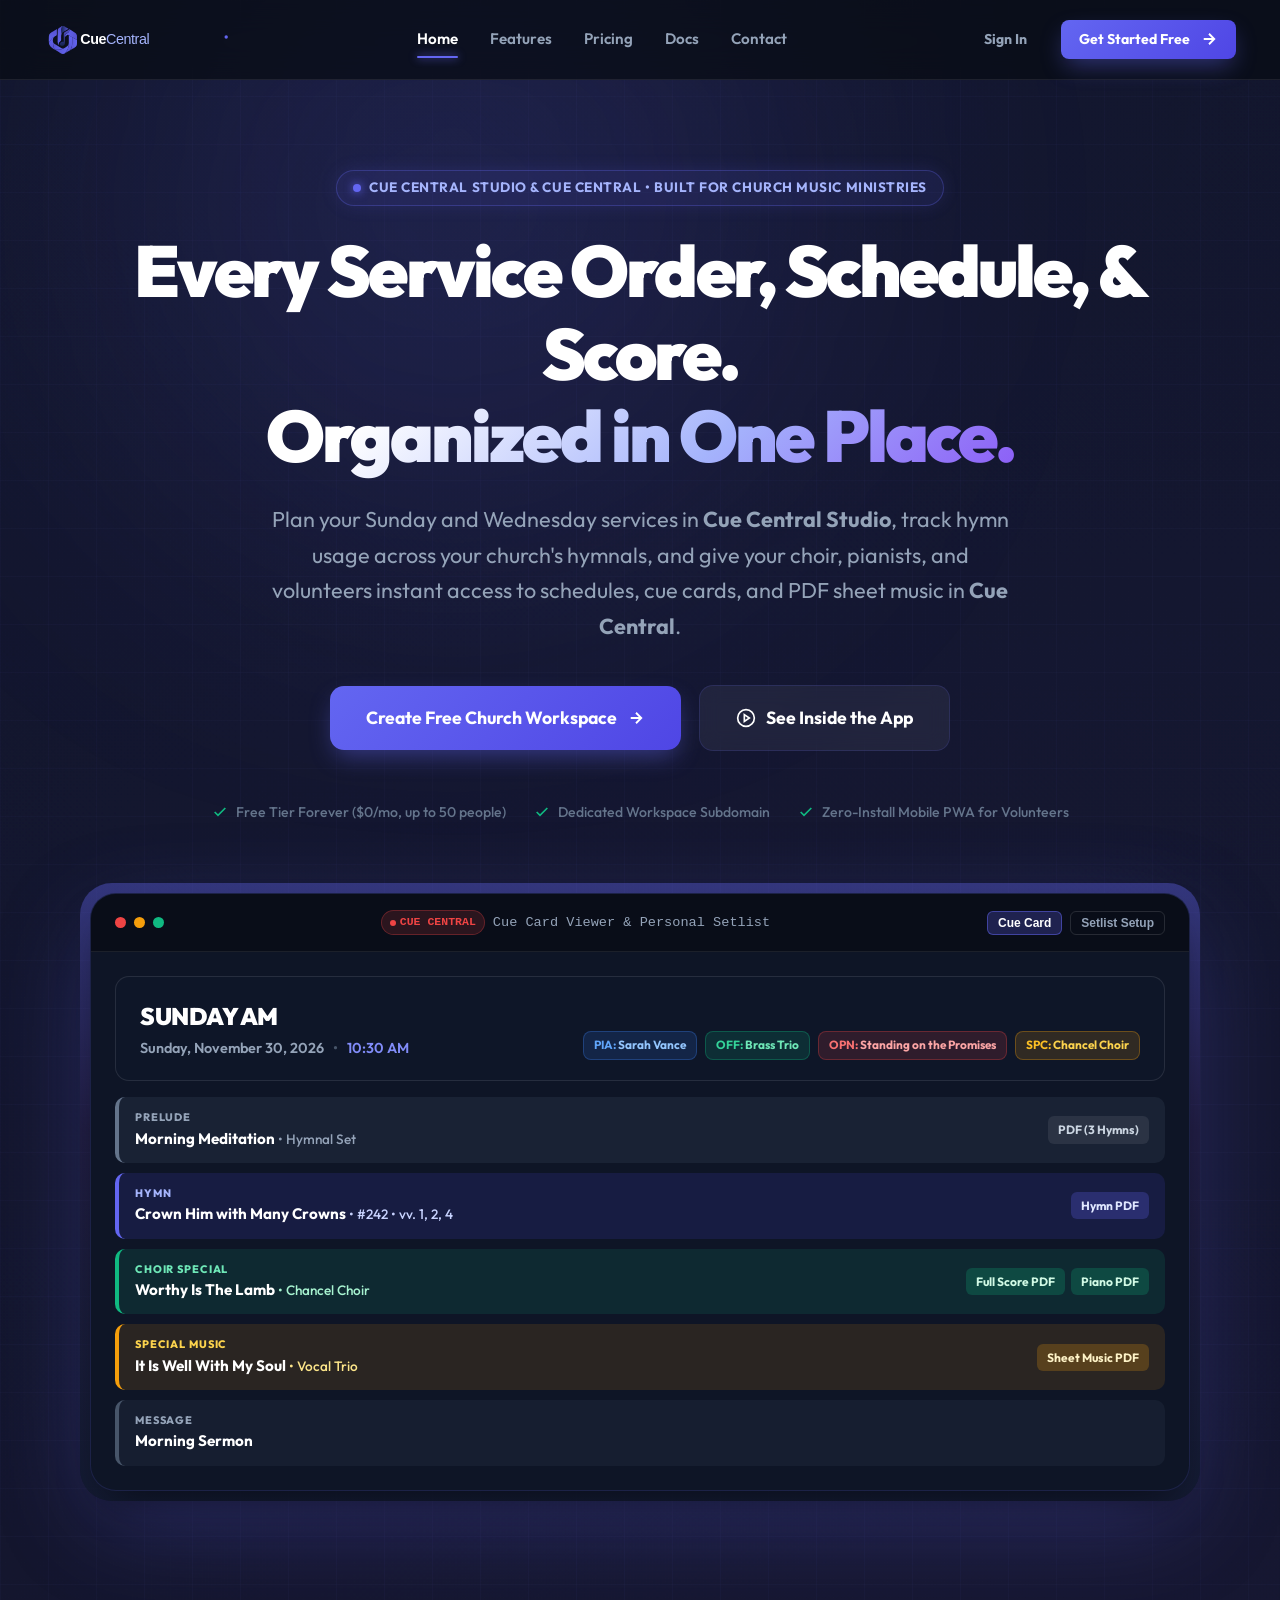
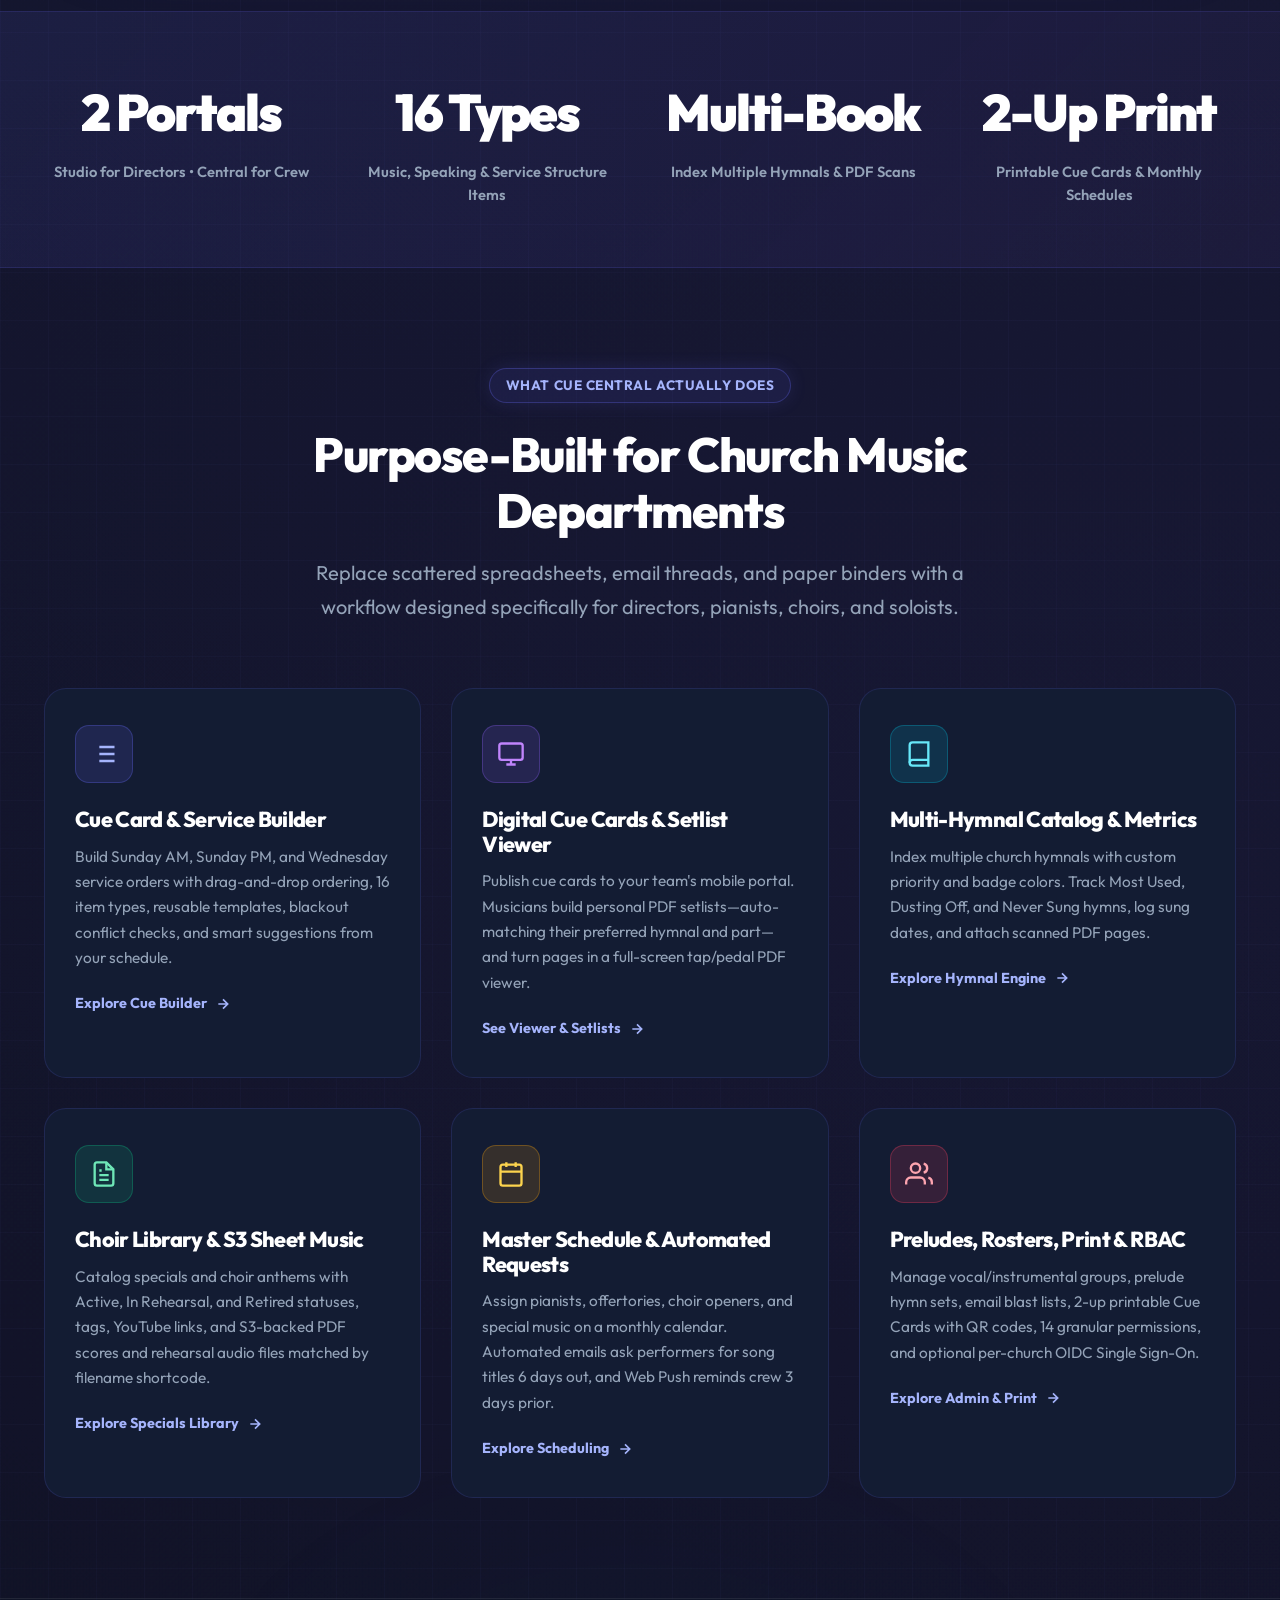
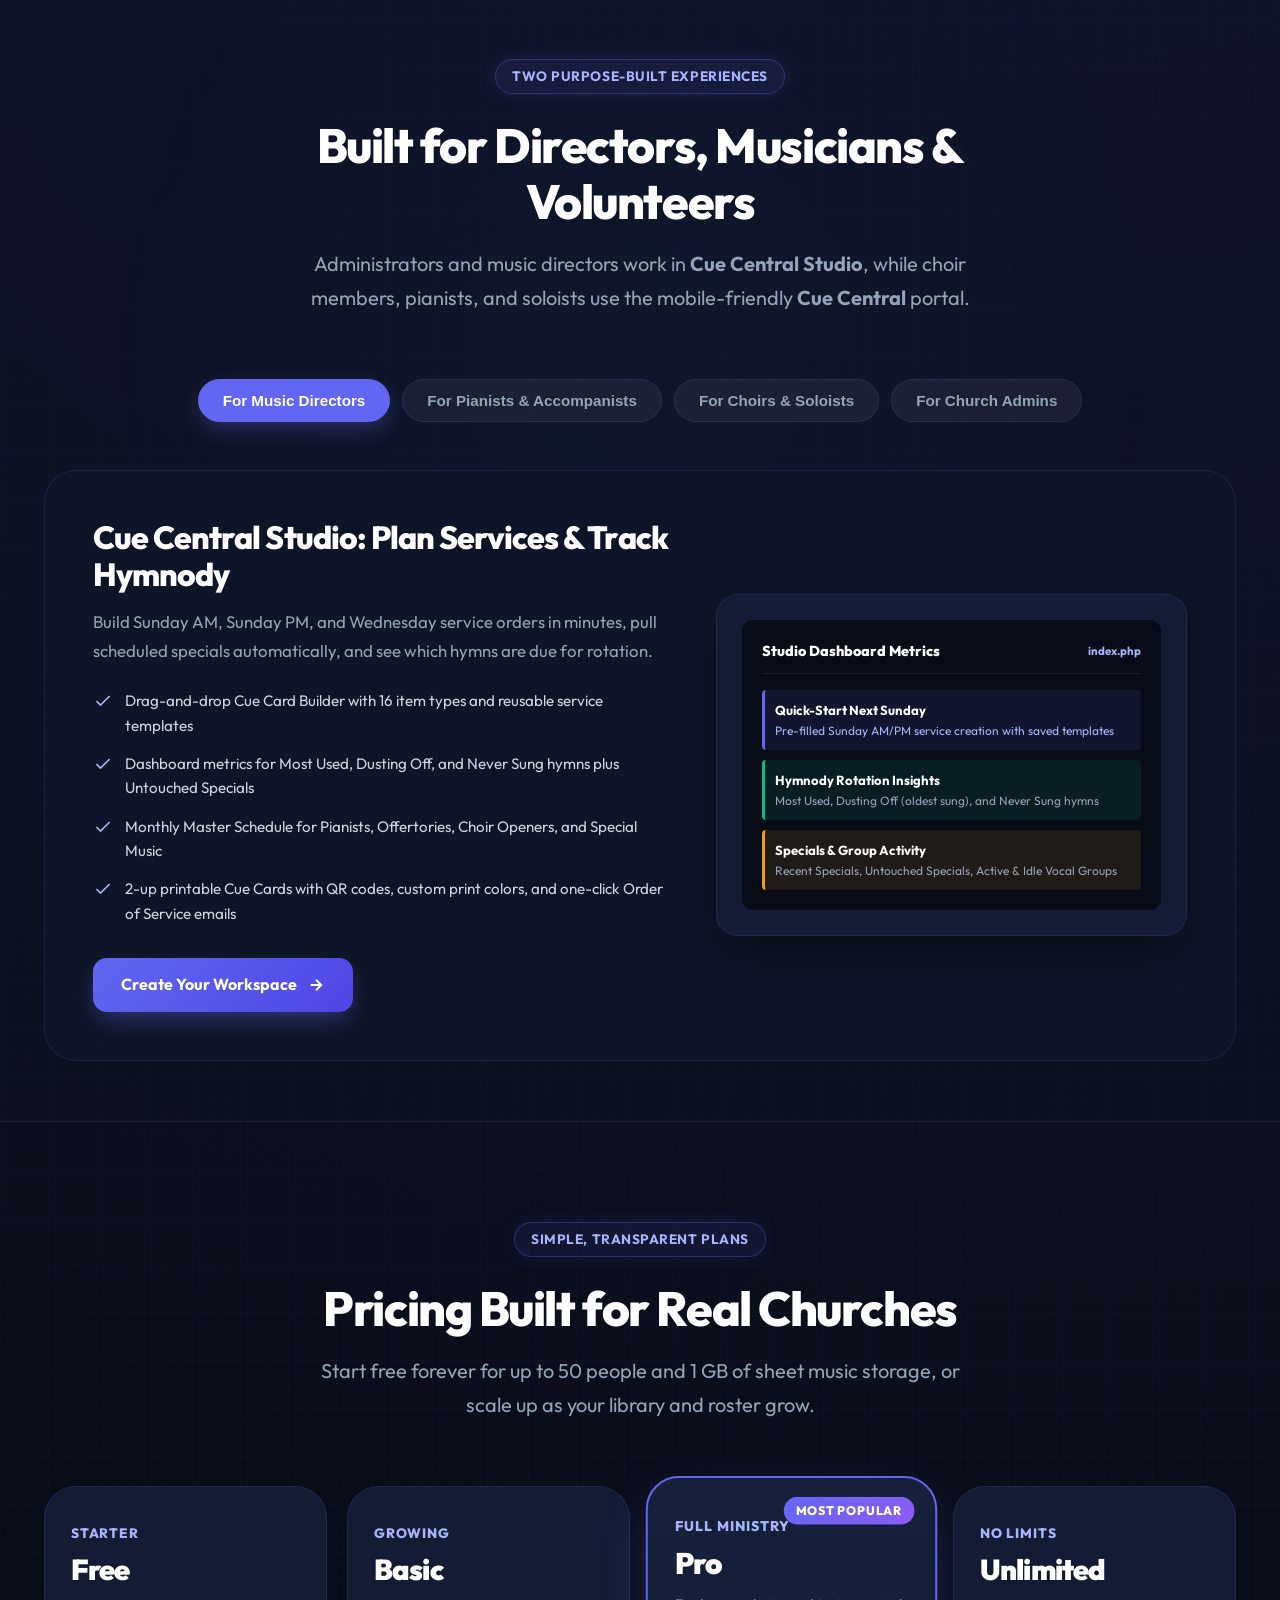
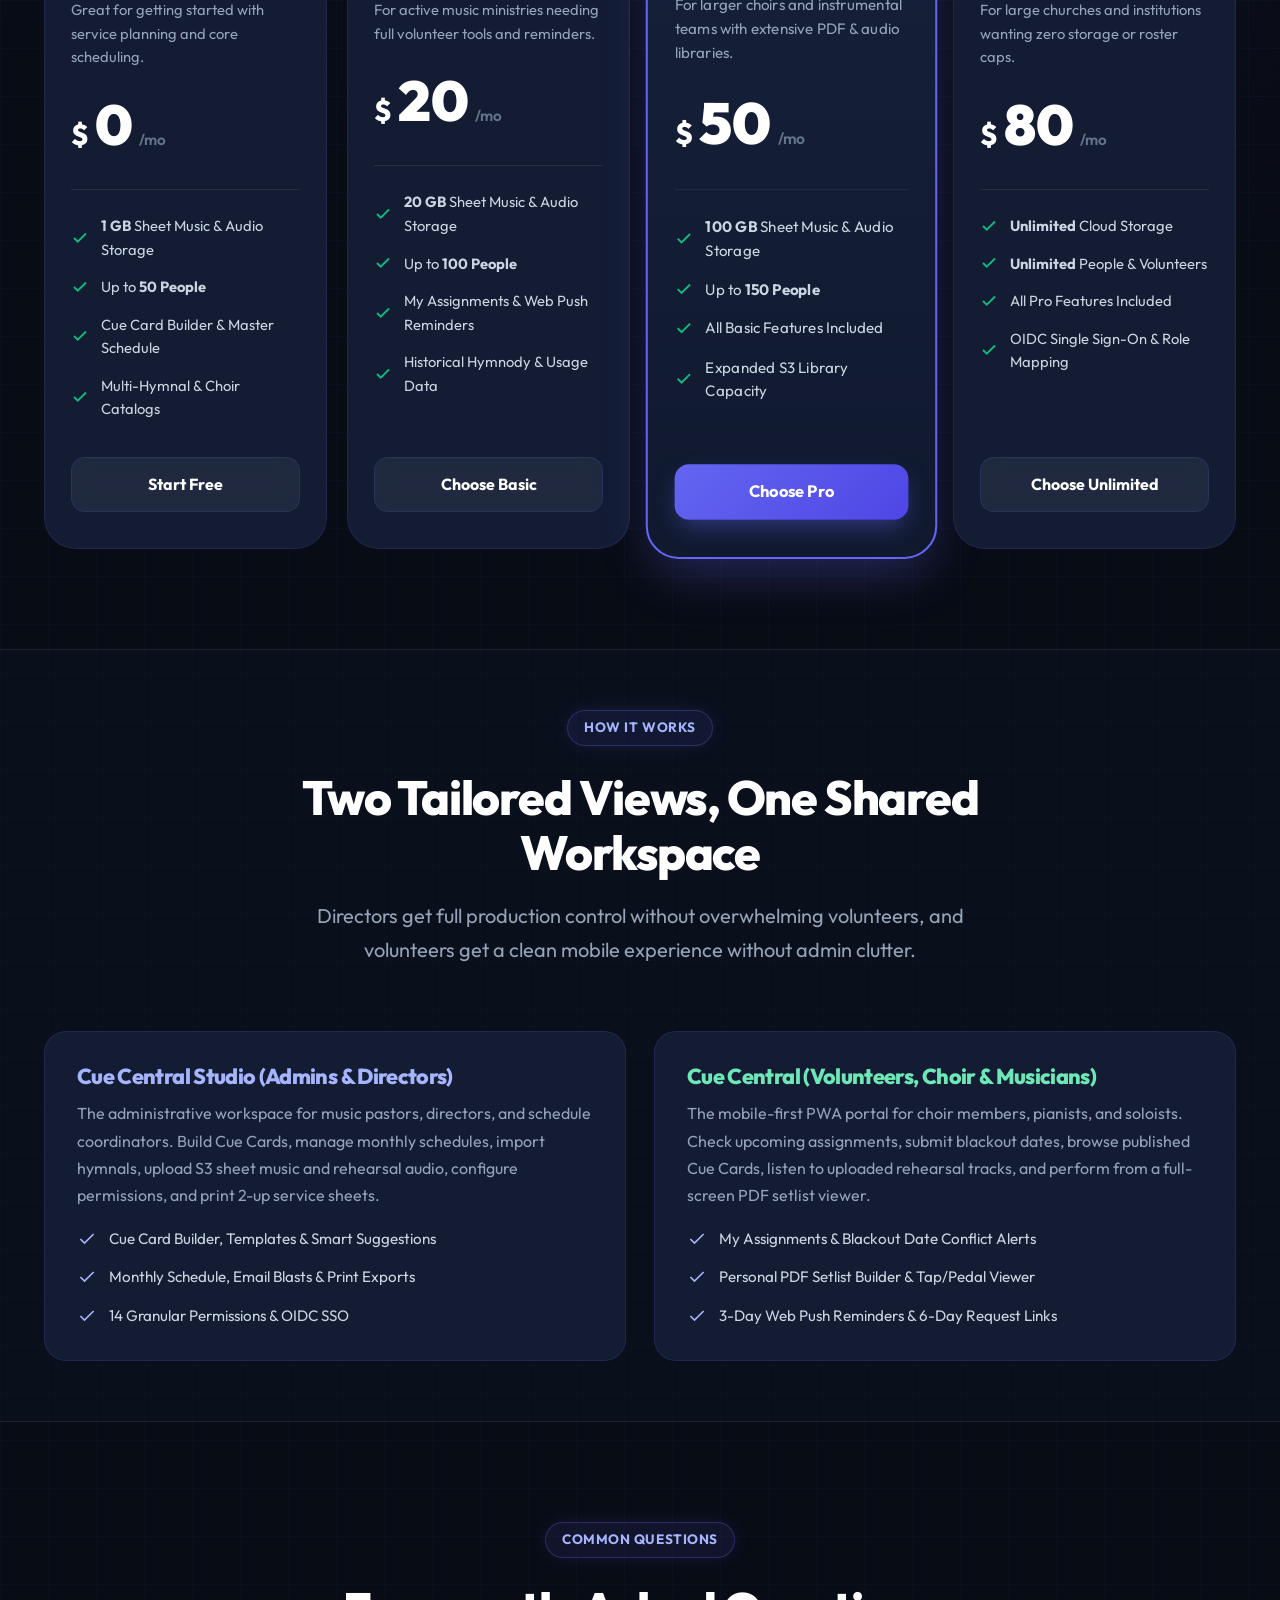
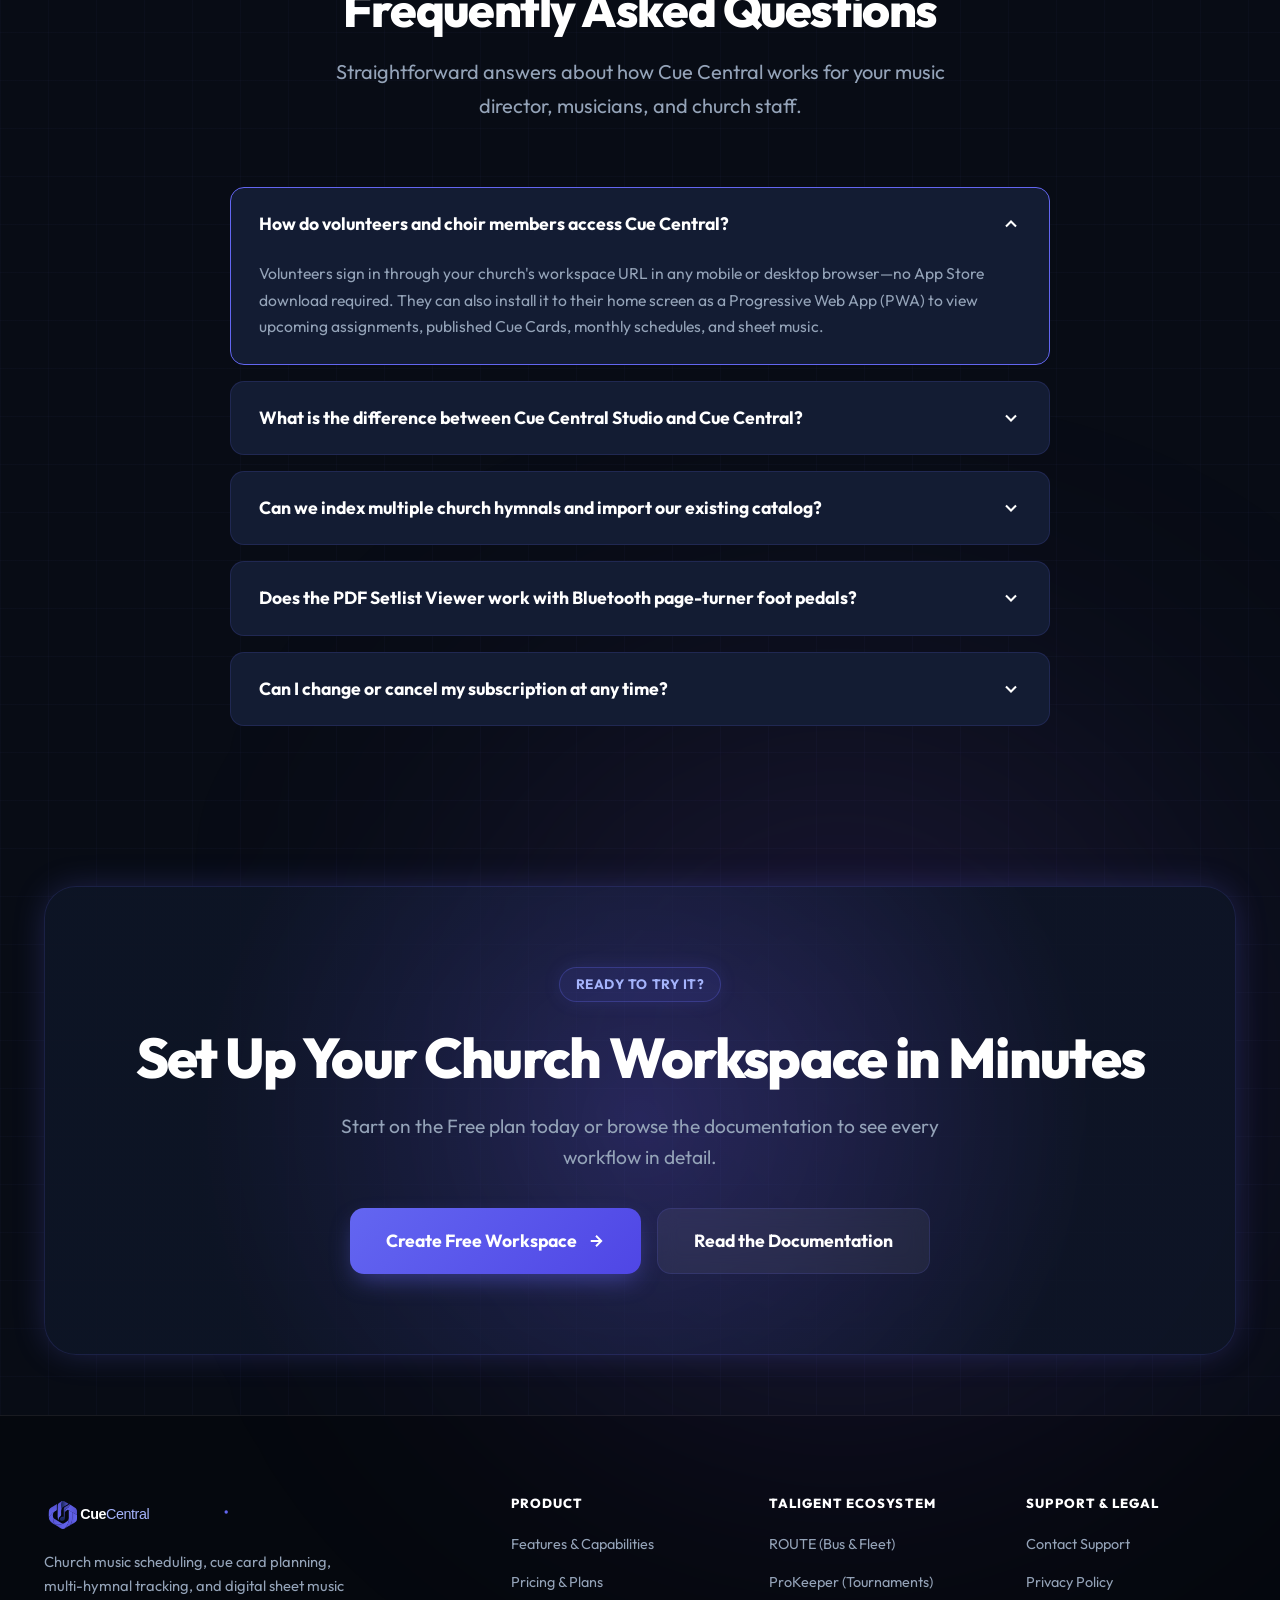
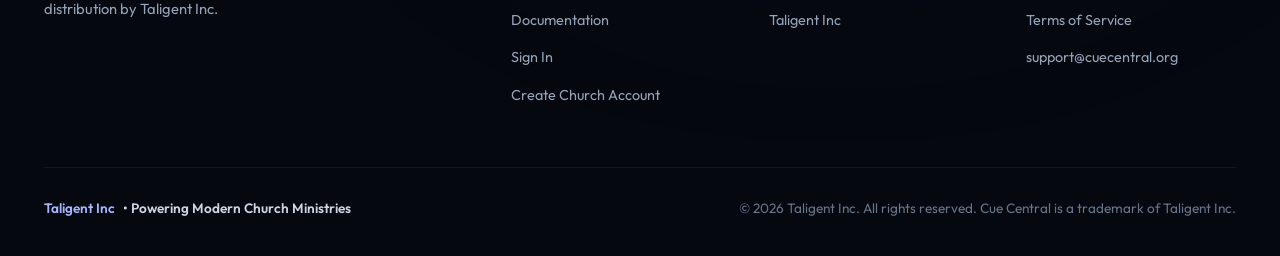
<file: index.html>
<!DOCTYPE html>
<html lang="en">
<head>
    <meta charset="UTF-8">
    <meta name="viewport" content="width=device-width, initial-scale=1.0">
    <title>Cue Central — Church Music Scheduling, Cue Cards &amp; Sheet Music Platform</title>
    <meta name="description" content="Plan services in Cue Central Studio and keep your choir, pianists, and volunteers organized in Cue Central. Build Cue Cards, manage monthly schedules, track hymn usage, and share PDF sheet music.">

    <!-- Canonical URL -->
    <link rel="canonical" href="https://cuecentral.org/">

    <!-- Open Graph & Social Cards -->
    <meta property="og:type" content="website">
    <meta property="og:url" content="https://cuecentral.org/">
    <meta property="og:title" content="Cue Central — Church Music Scheduling, Cue Cards &amp; Sheet Music Platform">
    <meta property="og:description" content="Plan services, manage your monthly pianist and specials schedule, track hymn usage across multiple hymnals, and share PDF sheet music with your music team.">
    <meta property="og:image" content="https://cuecentral.org/images/logos/icon.png">

    <!-- Twitter Card -->
    <meta name="twitter:card" content="summary_large_image">
    <meta name="twitter:title" content="Cue Central — Church Music &amp; Service Planning Platform">
    <meta name="twitter:description" content="Cue Central Studio for music directors and Cue Central for volunteers, pianists, and choirs.">

    <!-- Favicon & Touch Icons -->
    <link rel="icon" type="image/svg+xml" href="icons/favicon.svg">
    <link rel="apple-touch-icon" href="apple-touch-icon.png">

    <!-- Fonts -->
    <link rel="preconnect" href="https://fonts.googleapis.com">
    <link rel="preconnect" href="https://fonts.gstatic.com" crossorigin>
    <link href="https://fonts.googleapis.com/css2?family=Outfit:wght@300;400;500;600;700;800;900&display=swap" rel="stylesheet">

    <!-- Master Stylesheet -->
    <link rel="stylesheet" href="css/style.css">
</head>
<body>

    <!-- Ambient Glows -->
    <div class="ambient-glow glow-top-left"></div>
    <div class="ambient-glow glow-bottom-right"></div>
    <div class="ambient-glow glow-center"></div>

    <!-- Navigation Bar -->
    <header class="navbar">
        <div class="container nav-content">
            <a href="/" class="brand-logo" aria-label="Cue Central Home">
                <img src="images/logos/logo-horizontal-white.svg" alt="Cue Central Logo" height="38">
            </a>

            <nav class="nav-links">
                <a href="/" class="active">Home</a>
                <a href="features/">Features</a>
                <a href="pricing/">Pricing</a>
                <a href="https://docs.cuecentral.org" target="_blank" rel="noopener">Docs</a>
                <a href="contact/">Contact</a>
            </nav>

            <div class="nav-actions">
                <a href="https://app.cuecentral.org/login" class="btn btn-ghost btn-sm">Sign In</a>
                <a href="https://app.cuecentral.org/register" class="btn btn-primary btn-sm">
                    Get Started Free
                    <svg class="btn-icon" viewBox="0 0 24 24" fill="none" stroke="currentColor"><path d="M5 12h14M12 5l7 7-7 7"/></svg>
                </a>
            </div>

            <button class="mobile-toggle" aria-label="Toggle navigation menu">
                <svg width="24" height="24" viewBox="0 0 24 24" fill="none" stroke="currentColor" stroke-width="2"><path d="M4 6h16M4 12h16M4 18h16"/></svg>
            </button>
        </div>
    </header>

    <!-- Mobile Drawer -->
    <div class="mobile-drawer">
        <nav class="nav-links">
            <a href="/" class="active">Home</a>
            <a href="features/">Features</a>
            <a href="pricing/">Pricing</a>
            <a href="https://docs.cuecentral.org" target="_blank" rel="noopener">Docs</a>
            <a href="contact/">Contact</a>
            <a href="https://app.cuecentral.org/login">Sign In</a>
        </nav>
        <a href="https://app.cuecentral.org/register" class="btn btn-primary" style="width: 100%;">Get Started Free</a>
    </div>

    <!-- Hero Section -->
    <section class="hero">
        <div class="container">
            <div class="badge-pill">
                <span class="badge-dot"></span>
                Cue Central Studio &amp; Cue Central • Built for Church Music Ministries
            </div>

            <h1 class="hero-title">
                Every Service Order, Schedule, &amp; Score. <br>
                <span class="gradient-text">Organized in One Place.</span>
            </h1>

            <p class="hero-subtitle">
                Plan your Sunday and Wednesday services in <strong>Cue Central Studio</strong>, track hymn usage across your church's hymnals, and give your choir, pianists, and volunteers instant access to schedules, cue cards, and PDF sheet music in <strong>Cue Central</strong>.
            </p>

            <div class="hero-actions">
                <a href="https://app.cuecentral.org/register" class="btn btn-primary btn-lg">
                    Create Free Church Workspace
                    <svg class="btn-icon" viewBox="0 0 24 24" fill="none" stroke="currentColor"><path d="M5 12h14M12 5l7 7-7 7"/></svg>
                </a>
                <a href="#cockpit-demo" class="btn btn-secondary btn-lg">
                    <svg width="20" height="20" viewBox="0 0 24 24" fill="none" stroke="currentColor" stroke-width="2"><circle cx="12" cy="12" r="10"/><polygon points="10 8 16 12 10 16 10 8"/></svg>
                    See Inside the App
                </a>
            </div>

            <div class="trust-strip">
                <div class="trust-item">
                    <svg viewBox="0 0 24 24" fill="none" stroke="currentColor" stroke-width="2.5"><polyline points="20 6 9 17 4 12"/></svg>
                    <span>Free Tier Forever ($0/mo, up to 50 people)</span>
                </div>
                <div class="trust-item">
                    <svg viewBox="0 0 24 24" fill="none" stroke="currentColor" stroke-width="2.5"><polyline points="20 6 9 17 4 12"/></svg>
                    <span>Dedicated Workspace Subdomain</span>
                </div>
                <div class="trust-item">
                    <svg viewBox="0 0 24 24" fill="none" stroke="currentColor" stroke-width="2.5"><polyline points="20 6 9 17 4 12"/></svg>
                    <span>Zero-Install Mobile PWA for Volunteers</span>
                </div>
            </div>

            <!-- Interactive App Preview Card -->
            <div class="cockpit-wrapper" id="cockpit-demo">
                <div class="cockpit-frame">
                    <div class="cockpit-header">
                        <div class="cockpit-dots">
                            <span class="cockpit-dot dot-red"></span>
                            <span class="cockpit-dot dot-yellow"></span>
                            <span class="cockpit-dot dot-green"></span>
                        </div>
                        <div class="cockpit-title-bar">
                            <span class="cockpit-badge-live">CUE CENTRAL</span>
                            <span>Cue Card Viewer &amp; Personal Setlist</span>
                        </div>
                        <div style="display: flex; gap: 8px; align-items: center;">
                            <button type="button" class="preview-tab-btn active" data-preview-tab="cuecard" style="background: rgba(99, 102, 241, 0.25); color: #ffffff; border: 1px solid rgba(99, 102, 241, 0.5); padding: 4px 10px; border-radius: 6px; font-size: 0.75rem; font-weight: 700; cursor: pointer;">Cue Card</button>
                            <button type="button" class="preview-tab-btn" data-preview-tab="setlist" style="background: transparent; color: #94a3b8; border: 1px solid rgba(255, 255, 255, 0.12); padding: 4px 10px; border-radius: 6px; font-size: 0.75rem; font-weight: 700; cursor: pointer;">Setlist Setup</button>
                        </div>
                    </div>

                    <!-- Tab 1: Authentic Cue Card Viewer Layout -->
                    <div id="preview-tab-cuecard" style="padding: 24px; text-align: left;">
                        <!-- Service Header Card (matches central_cuecardviewer.php) -->
                        <div style="background: rgba(15, 23, 42, 0.85); border: 1px solid rgba(255, 255, 255, 0.1); border-radius: 14px; padding: 20px 24px; margin-bottom: 16px; display: flex; flex-wrap: wrap; justify-content: space-between; align-items: flex-end; gap: 16px;">
                            <div>
                                <div style="font-size: 1.5rem; font-weight: 900; color: #ffffff; letter-spacing: -0.02em; text-transform: uppercase;">Sunday AM</div>
                                <div style="font-size: 0.9rem; font-weight: 600; color: #94a3b8; margin-top: 2px;">
                                    Sunday, November 30, 2026 <span style="margin: 0 6px; color: #475569;">•</span> <span style="color: #818cf8;">10:30 AM</span>
                                </div>
                            </div>
                            <div style="display: flex; flex-wrap: wrap; gap: 8px;">
                                <span style="background: rgba(59, 130, 246, 0.15); color: #93c5fd; border: 1px solid rgba(59, 130, 246, 0.3); padding: 4px 10px; border-radius: 8px; font-size: 0.74rem; font-weight: 700;"><strong style="color: #60a5fa;">PIA:</strong> Sarah Vance</span>
                                <span style="background: rgba(16, 185, 129, 0.15); color: #6ee7b7; border: 1px solid rgba(16, 185, 129, 0.3); padding: 4px 10px; border-radius: 8px; font-size: 0.74rem; font-weight: 700;"><strong style="color: #34d399;">OFF:</strong> Brass Trio</span>
                                <span style="background: rgba(239, 68, 68, 0.15); color: #fca5a5; border: 1px solid rgba(239, 68, 68, 0.3); padding: 4px 10px; border-radius: 8px; font-size: 0.74rem; font-weight: 700;"><strong style="color: #f87171;">OPN:</strong> Standing on the Promises</span>
                                <span style="background: rgba(245, 158, 11, 0.15); color: #fcd34d; border: 1px solid rgba(245, 158, 11, 0.3); padding: 4px 10px; border-radius: 8px; font-size: 0.74rem; font-weight: 700;"><strong style="color: #fbbf24;">SPC:</strong> Chancel Choir</span>
                            </div>
                        </div>

                        <!-- Ordered Service Items (matches central_cuecardviewer.php rows) -->
                        <div style="display: flex; flex-direction: column; gap: 10px;">
                            <div style="background: rgba(30, 41, 59, 0.7); border-left: 4px solid #64748b; border-radius: 10px; padding: 12px 16px; display: flex; justify-content: space-between; align-items: center; gap: 12px; flex-wrap: wrap;">
                                <div>
                                    <div style="font-size: 0.68rem; font-weight: 800; text-transform: uppercase; letter-spacing: 0.08em; color: #94a3b8;">Prelude</div>
                                    <div style="font-size: 0.95rem; font-weight: 700; color: #ffffff;">Morning Meditation <span style="font-weight: 500; color: #94a3b8; font-size: 0.85rem;">• Hymnal Set</span></div>
                                </div>
                                <span style="background: rgba(255, 255, 255, 0.08); color: #cbd5e1; padding: 4px 10px; border-radius: 6px; font-size: 0.75rem; font-weight: 700;">PDF (3 Hymns)</span>
                            </div>

                            <div style="background: rgba(79, 70, 229, 0.14); border-left: 4px solid #6366f1; border-radius: 10px; padding: 12px 16px; display: flex; justify-content: space-between; align-items: center; gap: 12px; flex-wrap: wrap;">
                                <div>
                                    <div style="font-size: 0.68rem; font-weight: 800; text-transform: uppercase; letter-spacing: 0.08em; color: #a5b4fc;">Hymn</div>
                                    <div style="font-size: 0.95rem; font-weight: 700; color: #ffffff;">Crown Him with Many Crowns <span style="font-weight: 500; color: #c7d2fe; font-size: 0.85rem;">• #242 • vv. 1, 2, 4</span></div>
                                </div>
                                <span style="background: rgba(99, 102, 241, 0.25); color: #e0e7ff; padding: 4px 10px; border-radius: 6px; font-size: 0.75rem; font-weight: 700;">Hymn PDF</span>
                            </div>

                            <div style="background: rgba(16, 185, 129, 0.12); border-left: 4px solid #10b981; border-radius: 10px; padding: 12px 16px; display: flex; justify-content: space-between; align-items: center; gap: 12px; flex-wrap: wrap;">
                                <div>
                                    <div style="font-size: 0.68rem; font-weight: 800; text-transform: uppercase; letter-spacing: 0.08em; color: #6ee7b7;">Choir Special</div>
                                    <div style="font-size: 0.95rem; font-weight: 700; color: #ffffff;">Worthy Is The Lamb <span style="font-weight: 500; color: #a7f3d0; font-size: 0.85rem;">• Chancel Choir</span></div>
                                </div>
                                <div style="display: flex; gap: 6px;">
                                    <span style="background: rgba(16, 185, 129, 0.22); color: #d1fae5; padding: 4px 10px; border-radius: 6px; font-size: 0.75rem; font-weight: 700;">Full Score PDF</span>
                                    <span style="background: rgba(16, 185, 129, 0.22); color: #d1fae5; padding: 4px 10px; border-radius: 6px; font-size: 0.75rem; font-weight: 700;">Piano PDF</span>
                                </div>
                            </div>

                            <div style="background: rgba(245, 158, 11, 0.12); border-left: 4px solid #f59e0b; border-radius: 10px; padding: 12px 16px; display: flex; justify-content: space-between; align-items: center; gap: 12px; flex-wrap: wrap;">
                                <div>
                                    <div style="font-size: 0.68rem; font-weight: 800; text-transform: uppercase; letter-spacing: 0.08em; color: #fcd34d;">Special Music</div>
                                    <div style="font-size: 0.95rem; font-weight: 700; color: #ffffff;">It Is Well With My Soul <span style="font-weight: 500; color: #fde68a; font-size: 0.85rem;">• Vocal Trio</span></div>
                                </div>
                                <span style="background: rgba(245, 158, 11, 0.22); color: #fef3c7; padding: 4px 10px; border-radius: 6px; font-size: 0.75rem; font-weight: 700;">Sheet Music PDF</span>
                            </div>

                            <div style="background: rgba(30, 41, 59, 0.5); border-left: 4px solid #475569; border-radius: 10px; padding: 12px 16px; display: flex; justify-content: space-between; align-items: center;">
                                <div>
                                    <div style="font-size: 0.68rem; font-weight: 800; text-transform: uppercase; letter-spacing: 0.08em; color: #94a3b8;">Message</div>
                                    <div style="font-size: 0.95rem; font-weight: 700; color: #ffffff;">Morning Sermon</div>
                                </div>
                            </div>
                        </div>
                    </div>

                    <!-- Tab 2: Authentic Setlist Setup & Viewer -->
                    <div id="preview-tab-setlist" style="display: none; padding: 24px; text-align: left;">
                        <div style="background: rgba(79, 70, 229, 0.18); border: 1px solid rgba(99, 102, 241, 0.35); border-radius: 14px; padding: 20px 24px; margin-bottom: 16px;">
                            <div style="font-size: 1.05rem; font-weight: 800; color: #ffffff; margin-bottom: 4px;">Setlist Configuration</div>
                            <div style="font-size: 0.85rem; color: #c7d2fe; margin-bottom: 16px;">Set your defaults, then Auto-Assign to build your personal PDF stack for this service. You can also upload custom PDFs per item.</div>
                            <div style="display: grid; grid-template-columns: repeat(auto-fit, minmax(200px, 1fr)); gap: 12px; margin-bottom: 14px;">
                                <div style="background: rgba(15, 23, 42, 0.75); border: 1px solid rgba(255, 255, 255, 0.12); border-radius: 8px; padding: 10px 14px;">
                                    <div style="font-size: 0.68rem; font-weight: 800; text-transform: uppercase; letter-spacing: 0.08em; color: #a5b4fc;">Preferred Hymnal</div>
                                    <div style="font-size: 0.9rem; font-weight: 700; color: #ffffff; margin-top: 2px;">Configured Church Hymnal</div>
                                </div>
                                <div style="background: rgba(15, 23, 42, 0.75); border: 1px solid rgba(255, 255, 255, 0.12); border-radius: 8px; padding: 10px 14px;">
                                    <div style="font-size: 0.68rem; font-weight: 800; text-transform: uppercase; letter-spacing: 0.08em; color: #a5b4fc;">Preferred Tag (Specials)</div>
                                    <div style="font-size: 0.9rem; font-weight: 700; color: #ffffff; margin-top: 2px;">Piano / Soprano / Full Score</div>
                                </div>
                            </div>
                            <div style="display: flex; gap: 10px; flex-wrap: wrap;">
                                <span style="background: #ffffff; color: #4338ca; padding: 7px 14px; border-radius: 8px; font-size: 0.8rem; font-weight: 800;">Save &amp; Auto-Assign All</span>
                                <span style="background: rgba(16, 185, 129, 0.2); color: #6ee7b7; border: 1px solid rgba(16, 185, 129, 0.4); padding: 7px 14px; border-radius: 8px; font-size: 0.8rem; font-weight: 800;">Play Full-Screen PDF Setlist</span>
                            </div>
                        </div>

                        <div style="background: rgba(15, 23, 42, 0.85); border: 1px solid rgba(255, 255, 255, 0.1); border-radius: 14px; padding: 18px 22px;">
                            <div style="font-size: 0.75rem; font-weight: 800; text-transform: uppercase; letter-spacing: 0.08em; color: #6ee7b7; margin-bottom: 6px;">Full-Screen Setlist Viewer (setlist_viewer.php)</div>
                            <div style="font-size: 0.9rem; color: #cbd5e1; line-height: 1.6;">
                                Renders your personal PDF stack in a distraction-free PDF.js canvas. Turn pages with left/right screen taps or standard <code>ArrowLeft</code> / <code>ArrowRight</code> foot pedals, and pull down the top drawer anytime to check the Cue Card.
                            </div>
                        </div>
                    </div>
                </div>
            </div>
        </div>
    </section>

    <!-- Architecture Highlights Banner -->
    <section class="stats-banner">
        <div class="container">
            <div class="stats-grid">
                <div>
                    <div class="stat-num">2 Portals</div>
                    <div class="stat-label">Studio for Directors • Central for Crew</div>
                </div>
                <div>
                    <div class="stat-num">16 Types</div>
                    <div class="stat-label">Music, Speaking &amp; Service Structure Items</div>
                </div>
                <div>
                    <div class="stat-num">Multi-Book</div>
                    <div class="stat-label">Index Multiple Hymnals &amp; PDF Scans</div>
                </div>
                <div>
                    <div class="stat-num">2-Up Print</div>
                    <div class="stat-label">Printable Cue Cards &amp; Monthly Schedules</div>
                </div>
            </div>
        </div>
    </section>

    <!-- Core Features Grid -->
    <section class="section" id="features">
        <div class="container">
            <div class="section-header">
                <div class="badge-pill">What Cue Central Actually Does</div>
                <h2>Purpose-Built for Church Music Departments</h2>
                <p class="lead mx-auto">
                    Replace scattered spreadsheets, email threads, and paper binders with a workflow designed specifically for directors, pianists, choirs, and soloists.
                </p>
            </div>

            <div class="feature-grid">
                <!-- Feature 1 -->
                <div class="card">
                    <div class="card-icon-box icon-indigo">
                        <svg width="28" height="28" viewBox="0 0 24 24" fill="none" stroke="currentColor" stroke-width="2"><path d="M8 6h13M8 12h13M8 18h13M3 6h.01M3 12h.01M3 18h.01"/></svg>
                    </div>
                    <h3>Cue Card &amp; Service Builder</h3>
                    <p>
                        Build Sunday AM, Sunday PM, and Wednesday service orders with drag-and-drop ordering, 16 item types, reusable templates, blackout conflict checks, and smart suggestions from your schedule.
                    </p>
                    <a href="features/#builder" class="card-link">
                        Explore Cue Builder
                        <svg width="16" height="16" viewBox="0 0 24 24" fill="none" stroke="currentColor" stroke-width="2.5"><path d="M5 12h14M12 5l7 7-7 7"/></svg>
                    </a>
                </div>

                <!-- Feature 2 -->
                <div class="card">
                    <div class="card-icon-box icon-purple">
                        <svg width="28" height="28" viewBox="0 0 24 24" fill="none" stroke="currentColor" stroke-width="2"><rect x="2" y="3" width="20" height="14" rx="2"/><line x1="8" y1="21" x2="16" y2="21"/><line x1="12" y1="17" x2="12" y2="21"/></svg>
                    </div>
                    <h3>Digital Cue Cards &amp; Setlist Viewer</h3>
                    <p>
                        Publish cue cards to your team's mobile portal. Musicians build personal PDF setlists—auto-matching their preferred hymnal and part—and turn pages in a full-screen tap/pedal PDF viewer.
                    </p>
                    <a href="features/#cuecards" class="card-link">
                        See Viewer &amp; Setlists
                        <svg width="16" height="16" viewBox="0 0 24 24" fill="none" stroke="currentColor" stroke-width="2.5"><path d="M5 12h14M12 5l7 7-7 7"/></svg>
                    </a>
                </div>

                <!-- Feature 3 -->
                <div class="card">
                    <div class="card-icon-box icon-cyan">
                        <svg width="28" height="28" viewBox="0 0 24 24" fill="none" stroke="currentColor" stroke-width="2"><path d="M4 19.5A2.5 2.5 0 0 1 6.5 17H20"/><path d="M6.5 2H20v20H6.5A2.5 2.5 0 0 1 4 19.5v-15A2.5 2.5 0 0 1 6.5 2z"/></svg>
                    </div>
                    <h3>Multi-Hymnal Catalog &amp; Metrics</h3>
                    <p>
                        Index multiple church hymnals with custom priority and badge colors. Track Most Used, Dusting Off, and Never Sung hymns, log sung dates, and attach scanned PDF pages.
                    </p>
                    <a href="features/#hymnody" class="card-link">
                        Explore Hymnal Engine
                        <svg width="16" height="16" viewBox="0 0 24 24" fill="none" stroke="currentColor" stroke-width="2.5"><path d="M5 12h14M12 5l7 7-7 7"/></svg>
                    </a>
                </div>

                <!-- Feature 4 -->
                <div class="card">
                    <div class="card-icon-box icon-emerald">
                        <svg width="28" height="28" viewBox="0 0 24 24" fill="none" stroke="currentColor" stroke-width="2"><path d="M14 2H6a2 2 0 0 0-2 2v16a2 2 0 0 0 2 2h12a2 2 0 0 0 2-2V8z"/><polyline points="14 2 14 8 20 8"/><line x1="16" y1="13" x2="8" y2="13"/><line x1="16" y1="17" x2="8" y2="17"/><polyline points="10 9 9 9 8 9"/></svg>
                    </div>
                    <h3>Choir Library &amp; S3 Sheet Music</h3>
                    <p>
                        Catalog specials and choir anthems with Active, In Rehearsal, and Retired statuses, tags, YouTube links, and S3-backed PDF scores and rehearsal audio files matched by filename shortcode.
                    </p>
                    <a href="features/#sheetmusic" class="card-link">
                        Explore Specials Library
                        <svg width="16" height="16" viewBox="0 0 24 24" fill="none" stroke="currentColor" stroke-width="2.5"><path d="M5 12h14M12 5l7 7-7 7"/></svg>
                    </a>
                </div>

                <!-- Feature 5 -->
                <div class="card">
                    <div class="card-icon-box icon-amber">
                        <svg width="28" height="28" viewBox="0 0 24 24" fill="none" stroke="currentColor" stroke-width="2"><rect x="3" y="4" width="18" height="18" rx="2" ry="2"/><line x1="16" y1="2" x2="16" y2="6"/><line x1="8" y1="2" x2="8" y2="6"/><line x1="3" y1="10" x2="21" y2="10"/></svg>
                    </div>
                    <h3>Master Schedule &amp; Automated Requests</h3>
                    <p>
                        Assign pianists, offertories, choir openers, and special music on a monthly calendar. Automated emails ask performers for song titles 6 days out, and Web Push reminds crew 3 days prior.
                    </p>
                    <a href="features/#schedule" class="card-link">
                        Explore Scheduling
                        <svg width="16" height="16" viewBox="0 0 24 24" fill="none" stroke="currentColor" stroke-width="2.5"><path d="M5 12h14M12 5l7 7-7 7"/></svg>
                    </a>
                </div>

                <!-- Feature 6 -->
                <div class="card">
                    <div class="card-icon-box icon-rose">
                        <svg width="28" height="28" viewBox="0 0 24 24" fill="none" stroke="currentColor" stroke-width="2"><path d="M17 21v-2a4 4 0 0 0-4-4H5a4 4 0 0 0-4 4v2"/><circle cx="9" cy="7" r="4"/><path d="M23 21v-2a4 4 0 0 0-3-3.87"/><path d="M16 3.13a4 4 0 0 1 0 7.75"/></svg>
                    </div>
                    <h3>Preludes, Rosters, Print &amp; RBAC</h3>
                    <p>
                        Manage vocal/instrumental groups, prelude hymn sets, email blast lists, 2-up printable Cue Cards with QR codes, 14 granular permissions, and optional per-church OIDC Single Sign-On.
                    </p>
                    <a href="features/#rosters" class="card-link">
                        Explore Admin &amp; Print
                        <svg width="16" height="16" viewBox="0 0 24 24" fill="none" stroke="currentColor" stroke-width="2.5"><path d="M5 12h14M12 5l7 7-7 7"/></svg>
                    </a>
                </div>
            </div>
        </div>
    </section>

    <!-- Interactive Role Switcher -->
    <section class="section section-tight" style="background: rgba(14, 21, 38, 0.4); border-top: 1px solid var(--color-border-subtle); border-bottom: 1px solid var(--color-border-subtle);">
        <div class="container">
            <div class="section-header">
                <div class="badge-pill">Two Purpose-Built Experiences</div>
                <h2>Built for Directors, Musicians &amp; Volunteers</h2>
                <p class="lead mx-auto">
                    Administrators and music directors work in <strong>Cue Central Studio</strong>, while choir members, pianists, and soloists use the mobile-friendly <strong>Cue Central</strong> portal.
                </p>
            </div>

            <div class="role-tabs">
                <button class="role-tab-btn active" data-role="directors">For Music Directors</button>
                <button class="role-tab-btn" data-role="accompanists">For Pianists &amp; Accompanists</button>
                <button class="role-tab-btn" data-role="choirs">For Choirs &amp; Soloists</button>
                <button class="role-tab-btn" data-role="admins">For Church Admins</button>
            </div>

            <div class="role-content-box">
                <div class="role-text">
                    <h3 id="role-content-title">Cue Central Studio: Plan Services &amp; Track Hymnody</h3>
                    <p id="role-content-desc">
                        Build Sunday AM, Sunday PM, and Wednesday service orders in minutes, pull scheduled specials automatically, and see which hymns are due for rotation.
                    </p>
                    <ul class="role-feature-list" id="role-content-list">
                        <li>
                            <svg viewBox="0 0 24 24" fill="none" stroke="currentColor" stroke-width="2"><polyline points="20 6 9 17 4 12"/></svg>
                            <span>Drag-and-drop Cue Card Builder with 16 item types and reusable service templates</span>
                        </li>
                        <li>
                            <svg viewBox="0 0 24 24" fill="none" stroke="currentColor" stroke-width="2"><polyline points="20 6 9 17 4 12"/></svg>
                            <span>Dashboard metrics for Most Used, Dusting Off, and Never Sung hymns plus Untouched Specials</span>
                        </li>
                        <li>
                            <svg viewBox="0 0 24 24" fill="none" stroke="currentColor" stroke-width="2"><polyline points="20 6 9 17 4 12"/></svg>
                            <span>Monthly Master Schedule for Pianists, Offertories, Choir Openers, and Special Music</span>
                        </li>
                        <li>
                            <svg viewBox="0 0 24 24" fill="none" stroke="currentColor" stroke-width="2"><polyline points="20 6 9 17 4 12"/></svg>
                            <span>2-up printable Cue Cards with QR codes, custom print colors, and one-click Order of Service emails</span>
                        </li>
                    </ul>
                    <a href="https://app.cuecentral.org/register" class="btn btn-primary">
                        Create Your Workspace
                        <svg class="btn-icon" viewBox="0 0 24 24" fill="none" stroke="currentColor"><path d="M5 12h14M12 5l7 7-7 7"/></svg>
                    </a>
                </div>

                <div class="role-visual">
                    <div style="background: rgba(8, 12, 21, 0.9); border-radius: 12px; padding: 20px; border: 1px solid var(--color-border);">
                        <div style="display: flex; align-items: center; justify-content: space-between; margin-bottom: 16px; border-bottom: 1px solid rgba(255,255,255,0.08); padding-bottom: 10px;">
                            <span style="font-weight: 800; font-size: 0.9rem; color: #ffffff;">Studio Dashboard Metrics</span>
                            <span style="font-size: 0.72rem; color: #a5b4fc; font-weight: 700;">index.php</span>
                        </div>
                        <div style="display: flex; flex-direction: column; gap: 10px; font-size: 0.82rem;">
                            <div style="padding: 10px; background: rgba(99, 102, 241, 0.1); border-left: 3px solid #6366f1; border-radius: 4px;">
                                <div style="font-weight: 700; color: #ffffff;">Quick-Start Next Sunday</div>
                                <div style="color: #a5b4fc; font-size: 0.75rem;">Pre-filled Sunday AM/PM service creation with saved templates</div>
                            </div>
                            <div style="padding: 10px; background: rgba(16, 185, 129, 0.1); border-left: 3px solid #10b981; border-radius: 4px;">
                                <div style="font-weight: 700; color: #ffffff;">Hymnody Rotation Insights</div>
                                <div style="color: #94a3b8; font-size: 0.75rem;">Most Used, Dusting Off (oldest sung), and Never Sung hymns</div>
                            </div>
                            <div style="padding: 10px; background: rgba(245, 158, 11, 0.1); border-left: 3px solid #f59e0b; border-radius: 4px;">
                                <div style="font-weight: 700; color: #ffffff;">Specials &amp; Group Activity</div>
                                <div style="color: #94a3b8; font-size: 0.75rem;">Recent Specials, Untouched Specials, Active &amp; Idle Vocal Groups</div>
                            </div>
                        </div>
                    </div>
                </div>
            </div>
        </div>
    </section>

    <!-- Pricing Section -->
    <section class="section" id="pricing">
        <div class="container">
            <div class="section-header">
                <div class="badge-pill">Simple, Transparent Plans</div>
                <h2>Pricing Built for Real Churches</h2>
                <p class="lead mx-auto">
                    Start free forever for up to 50 people and 1 GB of sheet music storage, or scale up as your library and roster grow.
                </p>
            </div>

            <div class="pricing-grid">
                <!-- Free -->
                <div class="pricing-card">
                    <div>
                        <div class="plan-tier">Starter</div>
                        <h3 class="plan-name">Free</h3>
                        <p class="plan-desc">Great for getting started with service planning and core scheduling.</p>
                        <div class="plan-price-box">
                            <span class="price-currency">$</span>
                            <span class="price-amount">0</span>
                            <span class="price-period">/mo</span>
                        </div>
                        <ul class="plan-features">
                            <li>
                                <svg viewBox="0 0 24 24" fill="none" stroke="currentColor" stroke-width="2.5"><polyline points="20 6 9 17 4 12"/></svg>
                                <span><strong>1 GB</strong> Sheet Music &amp; Audio Storage</span>
                            </li>
                            <li>
                                <svg viewBox="0 0 24 24" fill="none" stroke="currentColor" stroke-width="2.5"><polyline points="20 6 9 17 4 12"/></svg>
                                <span>Up to <strong>50 People</strong></span>
                            </li>
                            <li>
                                <svg viewBox="0 0 24 24" fill="none" stroke="currentColor" stroke-width="2.5"><polyline points="20 6 9 17 4 12"/></svg>
                                <span>Cue Card Builder &amp; Master Schedule</span>
                            </li>
                            <li>
                                <svg viewBox="0 0 24 24" fill="none" stroke="currentColor" stroke-width="2.5"><polyline points="20 6 9 17 4 12"/></svg>
                                <span>Multi-Hymnal &amp; Choir Catalogs</span>
                            </li>
                        </ul>
                    </div>
                    <a href="https://app.cuecentral.org/register?plan=free" class="btn btn-secondary" style="width: 100%;">
                        Start Free
                    </a>
                </div>

                <!-- Basic -->
                <div class="pricing-card">
                    <div>
                        <div class="plan-tier">Growing</div>
                        <h3 class="plan-name">Basic</h3>
                        <p class="plan-desc">For active music ministries needing full volunteer tools and reminders.</p>
                        <div class="plan-price-box">
                            <span class="price-currency">$</span>
                            <span class="price-amount">20</span>
                            <span class="price-period">/mo</span>
                        </div>
                        <ul class="plan-features">
                            <li>
                                <svg viewBox="0 0 24 24" fill="none" stroke="currentColor" stroke-width="2.5"><polyline points="20 6 9 17 4 12"/></svg>
                                <span><strong>20 GB</strong> Sheet Music &amp; Audio Storage</span>
                            </li>
                            <li>
                                <svg viewBox="0 0 24 24" fill="none" stroke="currentColor" stroke-width="2.5"><polyline points="20 6 9 17 4 12"/></svg>
                                <span>Up to <strong>100 People</strong></span>
                            </li>
                            <li>
                                <svg viewBox="0 0 24 24" fill="none" stroke="currentColor" stroke-width="2.5"><polyline points="20 6 9 17 4 12"/></svg>
                                <span>My Assignments &amp; Web Push Reminders</span>
                            </li>
                            <li>
                                <svg viewBox="0 0 24 24" fill="none" stroke="currentColor" stroke-width="2.5"><polyline points="20 6 9 17 4 12"/></svg>
                                <span>Historical Hymnody &amp; Usage Data</span>
                            </li>
                        </ul>
                    </div>
                    <a href="https://app.cuecentral.org/register?plan=basic" class="btn btn-secondary" style="width: 100%;">
                        Choose Basic
                    </a>
                </div>

                <!-- Pro (Featured) -->
                <div class="pricing-card featured">
                    <span class="popular-ribbon">Most Popular</span>
                    <div>
                        <div class="plan-tier">Full Ministry</div>
                        <h3 class="plan-name">Pro</h3>
                        <p class="plan-desc">For larger choirs and instrumental teams with extensive PDF &amp; audio libraries.</p>
                        <div class="plan-price-box">
                            <span class="price-currency">$</span>
                            <span class="price-amount">50</span>
                            <span class="price-period">/mo</span>
                        </div>
                        <ul class="plan-features">
                            <li>
                                <svg viewBox="0 0 24 24" fill="none" stroke="currentColor" stroke-width="2.5"><polyline points="20 6 9 17 4 12"/></svg>
                                <span><strong>100 GB</strong> Sheet Music &amp; Audio Storage</span>
                            </li>
                            <li>
                                <svg viewBox="0 0 24 24" fill="none" stroke="currentColor" stroke-width="2.5"><polyline points="20 6 9 17 4 12"/></svg>
                                <span>Up to <strong>150 People</strong></span>
                            </li>
                            <li>
                                <svg viewBox="0 0 24 24" fill="none" stroke="currentColor" stroke-width="2.5"><polyline points="20 6 9 17 4 12"/></svg>
                                <span>All Basic Features Included</span>
                            </li>
                            <li>
                                <svg viewBox="0 0 24 24" fill="none" stroke="currentColor" stroke-width="2.5"><polyline points="20 6 9 17 4 12"/></svg>
                                <span>Expanded S3 Library Capacity</span>
                            </li>
                        </ul>
                    </div>
                    <a href="https://app.cuecentral.org/register?plan=pro" class="btn btn-primary" style="width: 100%;">
                        Choose Pro
                    </a>
                </div>

                <!-- Unlimited -->
                <div class="pricing-card">
                    <div>
                        <div class="plan-tier">No Limits</div>
                        <h3 class="plan-name">Unlimited</h3>
                        <p class="plan-desc">For large churches and institutions wanting zero storage or roster caps.</p>
                        <div class="plan-price-box">
                            <span class="price-currency">$</span>
                            <span class="price-amount">80</span>
                            <span class="price-period">/mo</span>
                        </div>
                        <ul class="plan-features">
                            <li>
                                <svg viewBox="0 0 24 24" fill="none" stroke="currentColor" stroke-width="2.5"><polyline points="20 6 9 17 4 12"/></svg>
                                <span><strong>Unlimited</strong> Cloud Storage</span>
                            </li>
                            <li>
                                <svg viewBox="0 0 24 24" fill="none" stroke="currentColor" stroke-width="2.5"><polyline points="20 6 9 17 4 12"/></svg>
                                <span><strong>Unlimited</strong> People &amp; Volunteers</span>
                            </li>
                            <li>
                                <svg viewBox="0 0 24 24" fill="none" stroke="currentColor" stroke-width="2.5"><polyline points="20 6 9 17 4 12"/></svg>
                                <span>All Pro Features Included</span>
                            </li>
                            <li>
                                <svg viewBox="0 0 24 24" fill="none" stroke="currentColor" stroke-width="2.5"><polyline points="20 6 9 17 4 12"/></svg>
                                <span>OIDC Single Sign-On &amp; Role Mapping</span>
                            </li>
                        </ul>
                    </div>
                    <a href="https://app.cuecentral.org/register?plan=unlimited" class="btn btn-secondary" style="width: 100%;">
                        Choose Unlimited
                    </a>
                </div>
            </div>
        </div>
    </section>

    <!-- Studio vs Central Architecture Showcase -->
    <section class="section section-tight" style="background: rgba(14, 21, 38, 0.4); border-top: 1px solid var(--color-border-subtle); border-bottom: 1px solid var(--color-border-subtle);">
        <div class="container">
            <div class="section-header">
                <div class="badge-pill">How It Works</div>
                <h2>Two Tailored Views, One Shared Workspace</h2>
                <p class="lead mx-auto">
                    Directors get full production control without overwhelming volunteers, and volunteers get a clean mobile experience without admin clutter.
                </p>
            </div>

            <div class="testimonial-grid" style="grid-template-columns: repeat(auto-fit, minmax(300px, 1fr));">
                <div class="testimonial-card">
                    <h3 style="font-size: 1.35rem; margin-bottom: 12px; color: #a5b4fc;">Cue Central Studio (Admins &amp; Directors)</h3>
                    <p style="color: var(--color-text-body); margin-bottom: 18px; line-height: 1.7;">
                        The administrative workspace for music pastors, directors, and schedule coordinators. Build Cue Cards, manage monthly schedules, import hymnals, upload S3 sheet music and rehearsal audio, configure permissions, and print 2-up service sheets.
                    </p>
                    <ul class="role-feature-list" style="margin-bottom: 0;">
                        <li><svg viewBox="0 0 24 24" fill="none" stroke="currentColor" stroke-width="2"><polyline points="20 6 9 17 4 12"/></svg><span>Cue Card Builder, Templates &amp; Smart Suggestions</span></li>
                        <li><svg viewBox="0 0 24 24" fill="none" stroke="currentColor" stroke-width="2"><polyline points="20 6 9 17 4 12"/></svg><span>Monthly Schedule, Email Blasts &amp; Print Exports</span></li>
                        <li><svg viewBox="0 0 24 24" fill="none" stroke="currentColor" stroke-width="2"><polyline points="20 6 9 17 4 12"/></svg><span>14 Granular Permissions &amp; OIDC SSO</span></li>
                    </ul>
                </div>

                <div class="testimonial-card">
                    <h3 style="font-size: 1.35rem; margin-bottom: 12px; color: #6ee7b7;">Cue Central (Volunteers, Choir &amp; Musicians)</h3>
                    <p style="color: var(--color-text-body); margin-bottom: 18px; line-height: 1.7;">
                        The mobile-first PWA portal for choir members, pianists, and soloists. Check upcoming assignments, submit blackout dates, browse published Cue Cards, listen to uploaded rehearsal tracks, and perform from a full-screen PDF setlist viewer.
                    </p>
                    <ul class="role-feature-list" style="margin-bottom: 0;">
                        <li><svg viewBox="0 0 24 24" fill="none" stroke="currentColor" stroke-width="2"><polyline points="20 6 9 17 4 12"/></svg><span>My Assignments &amp; Blackout Date Conflict Alerts</span></li>
                        <li><svg viewBox="0 0 24 24" fill="none" stroke="currentColor" stroke-width="2"><polyline points="20 6 9 17 4 12"/></svg><span>Personal PDF Setlist Builder &amp; Tap/Pedal Viewer</span></li>
                        <li><svg viewBox="0 0 24 24" fill="none" stroke="currentColor" stroke-width="2"><polyline points="20 6 9 17 4 12"/></svg><span>3-Day Web Push Reminders &amp; 6-Day Request Links</span></li>
                    </ul>
                </div>
            </div>
        </div>
    </section>

    <!-- FAQ Section -->
    <section class="section" id="faq">
        <div class="container">
            <div class="section-header">
                <div class="badge-pill">Common Questions</div>
                <h2>Frequently Asked Questions</h2>
                <p class="lead mx-auto">
                    Straightforward answers about how Cue Central works for your music director, musicians, and church staff.
                </p>
            </div>

            <div class="faq-list">
                <div class="faq-item active">
                    <div class="faq-question">
                        <span>How do volunteers and choir members access Cue Central?</span>
                        <svg class="faq-icon" viewBox="0 0 24 24" fill="none" stroke="currentColor" stroke-width="2.5"><polyline points="6 9 12 15 18 9"/></svg>
                    </div>
                    <div class="faq-answer">
                        Volunteers sign in through your church's workspace URL in any mobile or desktop browser—no App Store download required. They can also install it to their home screen as a Progressive Web App (PWA) to view upcoming assignments, published Cue Cards, monthly schedules, and sheet music.
                    </div>
                </div>

                <div class="faq-item">
                    <div class="faq-question">
                        <span>What is the difference between Cue Central Studio and Cue Central?</span>
                        <svg class="faq-icon" viewBox="0 0 24 24" fill="none" stroke="currentColor" stroke-width="2.5"><polyline points="6 9 12 15 18 9"/></svg>
                    </div>
                    <div class="faq-answer">
                        <strong>Cue Central Studio</strong> is the management workspace where directors and coordinators build service orders, manage the monthly schedule, catalog hymnals and choir music, and print cue cards. <strong>Cue Central</strong> is the streamlined volunteer portal where musicians and choir members see their assignments, days off, cue cards, and PDF setlists.
                    </div>
                </div>

                <div class="faq-item">
                    <div class="faq-question">
                        <span>Can we index multiple church hymnals and import our existing catalog?</span>
                        <svg class="faq-icon" viewBox="0 0 24 24" fill="none" stroke="currentColor" stroke-width="2.5"><polyline points="6 9 12 15 18 9"/></svg>
                    </div>
                    <div class="faq-answer">
                        Yes. Each church workspace can configure multiple hymnals with custom codes, priority order, and badge colors. You can map a single hymn across multiple books, import hymns via CSV, and upload individual or bulk ZIP-bundled PDF scans.
                    </div>
                </div>

                <div class="faq-item">
                    <div class="faq-question">
                        <span>Does the PDF Setlist Viewer work with Bluetooth page-turner foot pedals?</span>
                        <svg class="faq-icon" viewBox="0 0 24 24" fill="none" stroke="currentColor" stroke-width="2.5"><polyline points="6 9 12 15 18 9"/></svg>
                    </div>
                    <div class="faq-answer">
                        Yes. The full-screen Setlist Viewer renders your personal service PDF stack and responds to left/right screen taps as well as standard <code>ArrowLeft</code> and <code>ArrowRight</code> keyboard events used by Bluetooth page-turner pedals.
                    </div>
                </div>

                <div class="faq-item">
                    <div class="faq-question">
                        <span>Can I change or cancel my subscription at any time?</span>
                        <svg class="faq-icon" viewBox="0 0 24 24" fill="none" stroke="currentColor" stroke-width="2.5"><polyline points="6 9 12 15 18 9"/></svg>
                    </div>
                    <div class="faq-answer">
                        Yes. Paid plans are billed monthly via Stripe with no long-term contracts. You can manage or cancel your subscription directly from the Billing tab in Cue Central Studio's Admin Settings.
                    </div>
                </div>
            </div>
        </div>
    </section>

    <!-- Final Call to Action -->
    <section class="section section-tight">
        <div class="container">
            <div class="cta-banner">
                <div class="badge-pill">Ready to Try It?</div>
                <h2>Set Up Your Church Workspace in Minutes</h2>
                <p>
                    Start on the Free plan today or browse the documentation to see every workflow in detail.
                </p>
                <div style="display: flex; justify-content: center; gap: 16px; flex-wrap: wrap;">
                    <a href="https://app.cuecentral.org/register" class="btn btn-primary btn-lg">
                        Create Free Workspace
                        <svg class="btn-icon" viewBox="0 0 24 24" fill="none" stroke="currentColor"><path d="M5 12h14M12 5l7 7-7 7"/></svg>
                    </a>
                    <a href="https://docs.cuecentral.org" target="_blank" rel="noopener" class="btn btn-secondary btn-lg">Read the Documentation</a>
                </div>
            </div>
        </div>
    </section>

    <!-- Footer -->
    <footer class="footer">
        <div class="container">
            <div class="footer-top">
                <div class="footer-brand">
                    <a href="/" class="brand-logo">
                        <img src="images/logos/logo-horizontal-white.svg" alt="Cue Central Logo" height="34">
                    </a>
                    <p>
                        Church music scheduling, cue card planning, multi-hymnal tracking, and digital sheet music distribution by Taligent Inc.
                    </p>
                </div>

                <div>
                    <h4 class="footer-heading">Product</h4>
                    <ul class="footer-links">
                        <li><a href="features/">Features &amp; Capabilities</a></li>
                        <li><a href="pricing/">Pricing &amp; Plans</a></li>
                        <li><a href="https://docs.cuecentral.org" target="_blank" rel="noopener">Documentation</a></li>
                        <li><a href="https://app.cuecentral.org/login">Sign In</a></li>
                        <li><a href="https://app.cuecentral.org/register">Create Church Account</a></li>
                    </ul>
                </div>

                <div>
                    <h4 class="footer-heading">Taligent Ecosystem</h4>
                    <ul class="footer-links">
                        <li><a href="https://routeapp.org" target="_blank" rel="noopener">ROUTE (Bus &amp; Fleet)</a></li>
                        <li><a href="https://prokeeper.org" target="_blank" rel="noopener">ProKeeper (Tournaments)</a></li>
                        <li><a href="https://taligent.dev" target="_blank" rel="noopener">Taligent Inc</a></li>
                    </ul>
                </div>

                <div>
                    <h4 class="footer-heading">Support &amp; Legal</h4>
                    <ul class="footer-links">
                        <li><a href="contact/">Contact Support</a></li>
                        <li><a href="privacy/">Privacy Policy</a></li>
                        <li><a href="terms/">Terms of Service</a></li>
                        <li><a href="mailto:support@cuecentral.org">support@cuecentral.org</a></li>
                    </ul>
                </div>
            </div>

            <div class="footer-bottom">
                <div class="taligent-badge">
                    <span>Taligent Inc</span> • Powering Modern Church Ministries
                </div>
                <div>
                    &copy; 2026 Taligent Inc. All rights reserved. Cue Central is a trademark of Taligent Inc.
                </div>
            </div>
        </div>
    </footer>

    <!-- Master Scripts -->
    <script src="js/main.js"></script>
</body>
</html>
</file>
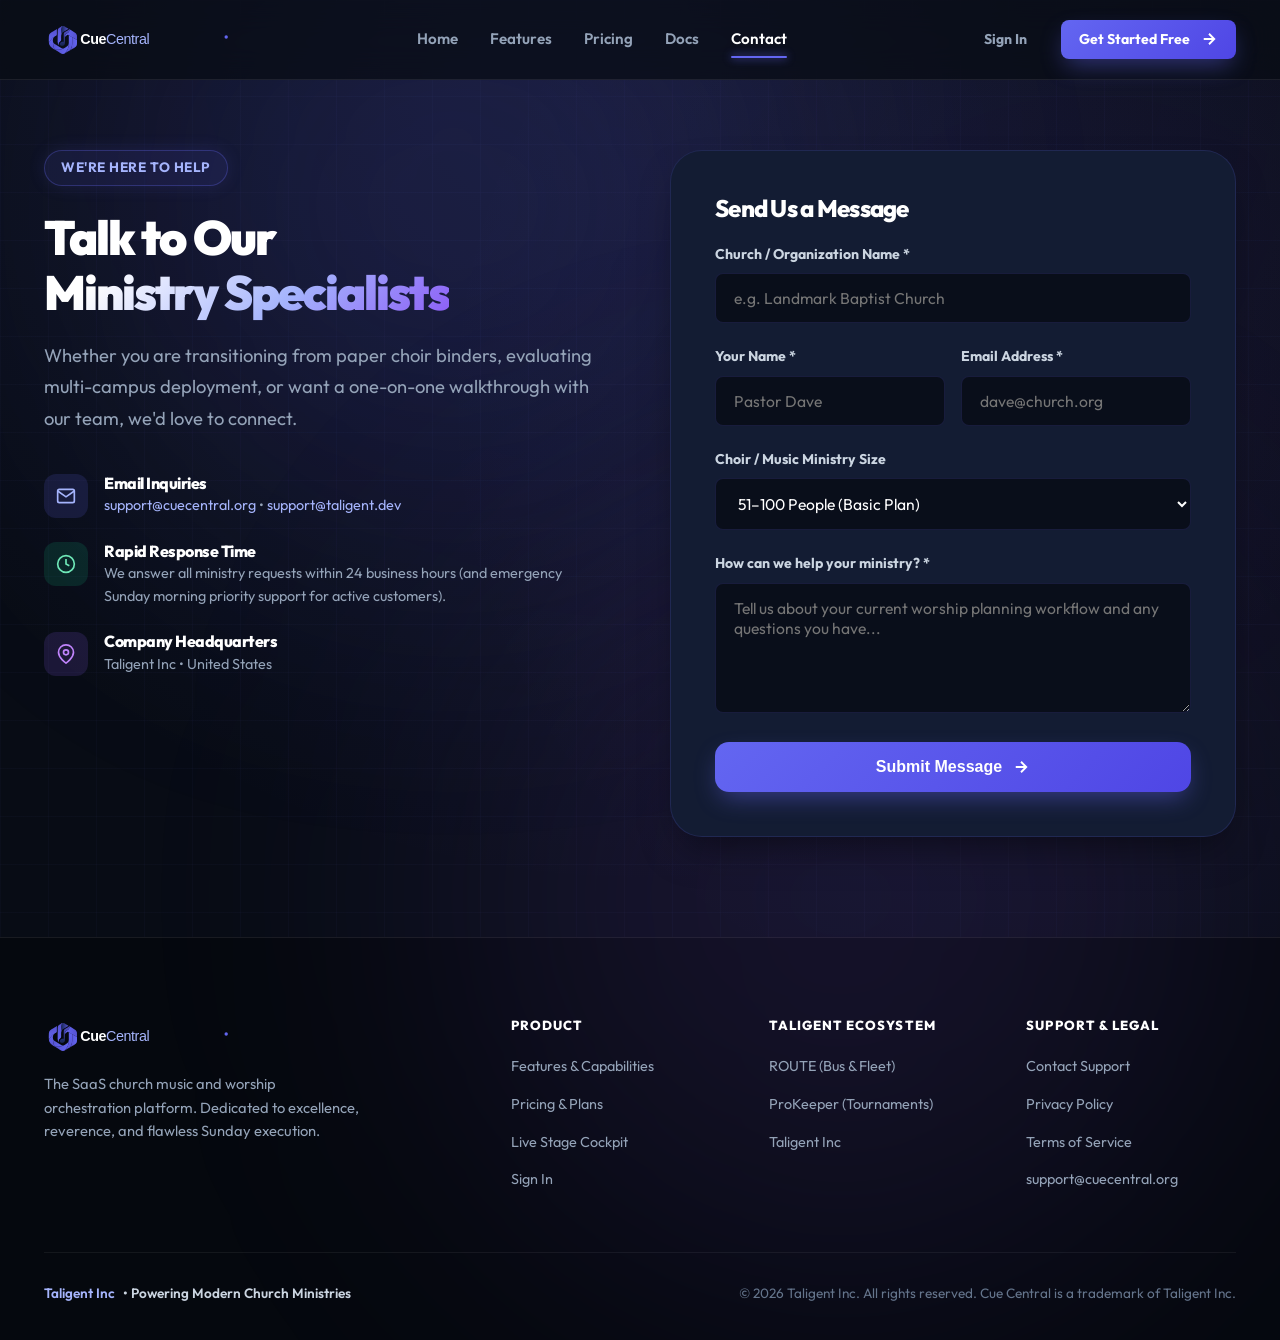
<file: contact/index.html>
<!DOCTYPE html>
<html lang="en">
<head>
    <meta charset="UTF-8">
    <meta name="viewport" content="width=device-width, initial-scale=1.0">
    <title>Contact Our Ministry Team - Cue Central</title>
    <meta name="description" content="Get in touch with the Cue Central team. Request a live demo, ask technical questions, or get onboarding assistance for your church.">

    <link rel="canonical" href="https://cuecentral.org/contact/">
    <link rel="icon" type="image/svg+xml" href="../icons/favicon.svg">
    <link rel="apple-touch-icon" href="../apple-touch-icon.png">

    <link rel="preconnect" href="https://fonts.googleapis.com">
    <link rel="preconnect" href="https://fonts.gstatic.com" crossorigin>
    <link href="https://fonts.googleapis.com/css2?family=Outfit:wght@300;400;500;600;700;800;900&display=swap" rel="stylesheet">

    <link rel="stylesheet" href="../css/style.css">
</head>
<body>

    <div class="ambient-glow glow-top-left"></div>
    <div class="ambient-glow glow-bottom-right"></div>

    <!-- Navigation Bar -->
    <header class="navbar">
        <div class="container nav-content">
            <a href="../" class="brand-logo" aria-label="Cue Central Home">
                <img src="../images/logos/logo-horizontal-white.svg" alt="Cue Central Logo" height="38">
            </a>

            <nav class="nav-links">
                <a href="../">Home</a>
                <a href="../features/">Features</a>
                <a href="../pricing/">Pricing</a>
                <a href="https://docs.cuecentral.org" target="_blank" rel="noopener">Docs</a>
                <a href="./" class="active">Contact</a>
            </nav>

            <div class="nav-actions">
                <a href="https://app.cuecentral.org/login" class="btn btn-ghost btn-sm">Sign In</a>
                <a href="https://app.cuecentral.org/register" class="btn btn-primary btn-sm">
                    Get Started Free
                    <svg class="btn-icon" viewBox="0 0 24 24" fill="none" stroke="currentColor"><path d="M5 12h14M12 5l7 7-7 7"/></svg>
                </a>
            </div>

            <button class="mobile-toggle" aria-label="Toggle navigation menu">
                <svg width="24" height="24" viewBox="0 0 24 24" fill="none" stroke="currentColor" stroke-width="2"><path d="M4 6h16M4 12h16M4 18h16"/></svg>
            </button>
        </div>
    </header>

    <!-- Mobile Drawer -->
    <div class="mobile-drawer">
        <nav class="nav-links">
            <a href="../">Home</a>
            <a href="../features/">Features</a>
            <a href="../pricing/">Pricing</a>
            <a href="./" class="active">Contact</a>
            <a href="https://app.cuecentral.org/login">Sign In</a>
        </nav>
        <a href="https://app.cuecentral.org/register" class="btn btn-primary" style="width: 100%;">Get Started Free</a>
    </div>

    <!-- Main Contact Section -->
    <section class="section" style="padding-top: 150px;">
        <div class="container">
            <div class="contact-grid">
                <div>
                    <div class="badge-pill">We're Here to Help</div>
                    <h1 class="hero-title" style="font-size: 3rem; text-align: left; margin-bottom: 20px;">
                        Talk to Our <br>
                        <span class="gradient-text">Ministry Specialists</span>
                    </h1>
                    <p style="color: var(--color-text-body); font-size: 1.15rem; line-height: 1.7; margin-bottom: 40px;">
                        Whether you are transitioning from paper choir binders, evaluating multi-campus deployment, or want a one-on-one walkthrough with our team, we'd love to connect.
                    </p>

                    <div style="display: flex; flex-direction: column; gap: 24px;">
                        <div style="display: flex; gap: 16px; align-items: flex-start;">
                            <div style="width: 44px; height: 44px; border-radius: 12px; background: rgba(99, 102, 241, 0.15); color: #a5b4fc; display: flex; align-items: center; justify-content: center; flex-shrink: 0;">
                                <svg width="20" height="20" viewBox="0 0 24 24" fill="none" stroke="currentColor" stroke-width="2"><path d="M4 4h16c1.1 0 2 .9 2 2v12c0 1.1-.9 2-2 2H4c-1.1 0-2-.9-2-2V6c0-1.1.9-2 2-2z"/><polyline points="22,6 12,13 2,6"/></svg>
                            </div>
                            <div>
                                <h4 style="font-size: 1rem; font-weight: 800; color: #ffffff; margin-bottom: 2px;">Email Inquiries</h4>
                                <p style="font-size: 0.9rem; color: #94a3b8;">
                                    <a href="mailto:support@cuecentral.org" style="color: #a5b4fc; text-decoration: none;">support@cuecentral.org</a> • <a href="mailto:support@taligent.dev" style="color: #a5b4fc; text-decoration: none;">support@taligent.dev</a>
                                </p>
                            </div>
                        </div>

                        <div style="display: flex; gap: 16px; align-items: flex-start;">
                            <div style="width: 44px; height: 44px; border-radius: 12px; background: rgba(16, 185, 129, 0.15); color: #6ee7b7; display: flex; align-items: center; justify-content: center; flex-shrink: 0;">
                                <svg width="20" height="20" viewBox="0 0 24 24" fill="none" stroke="currentColor" stroke-width="2"><circle cx="12" cy="12" r="10"/><polyline points="12 6 12 12 16 14"/></svg>
                            </div>
                            <div>
                                <h4 style="font-size: 1rem; font-weight: 800; color: #ffffff; margin-bottom: 2px;">Rapid Response Time</h4>
                                <p style="font-size: 0.9rem; color: #94a3b8;">
                                    We answer all ministry requests within 24 business hours (and emergency Sunday morning priority support for active customers).
                                </p>
                            </div>
                        </div>

                        <div style="display: flex; gap: 16px; align-items: flex-start;">
                            <div style="width: 44px; height: 44px; border-radius: 12px; background: rgba(139, 92, 246, 0.15); color: #c084fc; display: flex; align-items: center; justify-content: center; flex-shrink: 0;">
                                <svg width="20" height="20" viewBox="0 0 24 24" fill="none" stroke="currentColor" stroke-width="2"><path d="M21 10c0 7-9 13-9 13s-9-6-9-13a9 9 0 0 1 18 0z"/><circle cx="12" cy="10" r="3"/></svg>
                            </div>
                            <div>
                                <h4 style="font-size: 1rem; font-weight: 800; color: #ffffff; margin-bottom: 2px;">Company Headquarters</h4>
                                <p style="font-size: 0.9rem; color: #94a3b8;">
                                    Taligent Inc • United States
                                </p>
                            </div>
                        </div>
                    </div>
                </div>

                <!-- Form Box -->
                <div class="contact-form-box">
                    <h3 style="font-size: 1.5rem; margin-bottom: 20px;">Send Us a Message</h3>
                    <form id="contact-form">
                        <div class="form-group">
                            <label class="form-label" for="church_name">Church / Organization Name *</label>
                            <input class="form-input" type="text" id="church_name" required placeholder="e.g. Landmark Baptist Church">
                        </div>

                        <div style="display: grid; grid-template-columns: 1fr 1fr; gap: 16px;">
                            <div class="form-group">
                                <label class="form-label" for="contact_name">Your Name *</label>
                                <input class="form-input" type="text" id="contact_name" required placeholder="Pastor Dave">
                            </div>
                            <div class="form-group">
                                <label class="form-label" for="contact_email">Email Address *</label>
                                <input class="form-input" type="email" id="contact_email" required placeholder="dave@church.org">
                            </div>
                        </div>

                        <div class="form-group">
                            <label class="form-label" for="ministry_size">Choir / Music Ministry Size</label>
                            <select class="form-select" id="ministry_size">
                                <option value="free">Up to 50 People (Free Plan)</option>
                                <option value="basic" selected>51–100 People (Basic Plan)</option>
                                <option value="pro">101–150 People (Pro Plan)</option>
                                <option value="unlimited">150+ People (Unlimited Plan)</option>
                            </select>
                        </div>

                        <div class="form-group">
                            <label class="form-label" for="message">How can we help your ministry? *</label>
                            <textarea class="form-textarea" id="message" required placeholder="Tell us about your current worship planning workflow and any questions you have..."></textarea>
                        </div>

                        <button type="submit" class="btn btn-primary" style="width: 100%; padding: 16px;">
                            Submit Message
                            <svg class="btn-icon" viewBox="0 0 24 24" fill="none" stroke="currentColor"><path d="M5 12h14M12 5l7 7-7 7"/></svg>
                        </button>
                    </form>
                </div>
            </div>
        </div>
    </section>

    <!-- Footer -->
    <footer class="footer">
        <div class="container">
            <div class="footer-top">
                <div class="footer-brand">
                    <a href="../" class="brand-logo">
                        <img src="../images/logos/logo-horizontal-white.svg" alt="Cue Central Logo" height="34">
                    </a>
                    <p>
                        The SaaS church music and worship orchestration platform. Dedicated to excellence, reverence, and flawless Sunday execution.
                    </p>
                </div>

                <div>
                    <h4 class="footer-heading">Product</h4>
                    <ul class="footer-links">
                        <li><a href="../features/">Features &amp; Capabilities</a></li>
                        <li><a href="../pricing/">Pricing &amp; Plans</a></li>
                        <li><a href="../#cockpit-demo">Live Stage Cockpit</a></li>
                        <li><a href="https://app.cuecentral.org/login">Sign In</a></li>
                    </ul>
                </div>

                <div>
                    <h4 class="footer-heading">Taligent Ecosystem</h4>
                    <ul class="footer-links">
                        <li><a href="https://routeapp.org" target="_blank" rel="noopener">ROUTE (Bus &amp; Fleet)</a></li>
                        <li><a href="https://prokeeper.org" target="_blank" rel="noopener">ProKeeper (Tournaments)</a></li>
                        <li><a href="https://taligent.dev" target="_blank" rel="noopener">Taligent Inc</a></li>
                    </ul>
                </div>

                <div>
                    <h4 class="footer-heading">Support &amp; Legal</h4>
                    <ul class="footer-links">
                        <li><a href="./">Contact Support</a></li>
                        <li><a href="../privacy/">Privacy Policy</a></li>
                        <li><a href="../terms/">Terms of Service</a></li>
                        <li><a href="mailto:support@cuecentral.org">support@cuecentral.org</a></li>
                    </ul>
                </div>
            </div>

            <div class="footer-bottom">
                <div class="taligent-badge">
                    <span>Taligent Inc</span> • Powering Modern Church Ministries
                </div>
                <div>
                    &copy; 2026 Taligent Inc. All rights reserved. Cue Central is a trademark of Taligent Inc.
                </div>
            </div>
        </div>
    </footer>

    <script src="../js/main.js"></script>
</body>
</html>
</file>
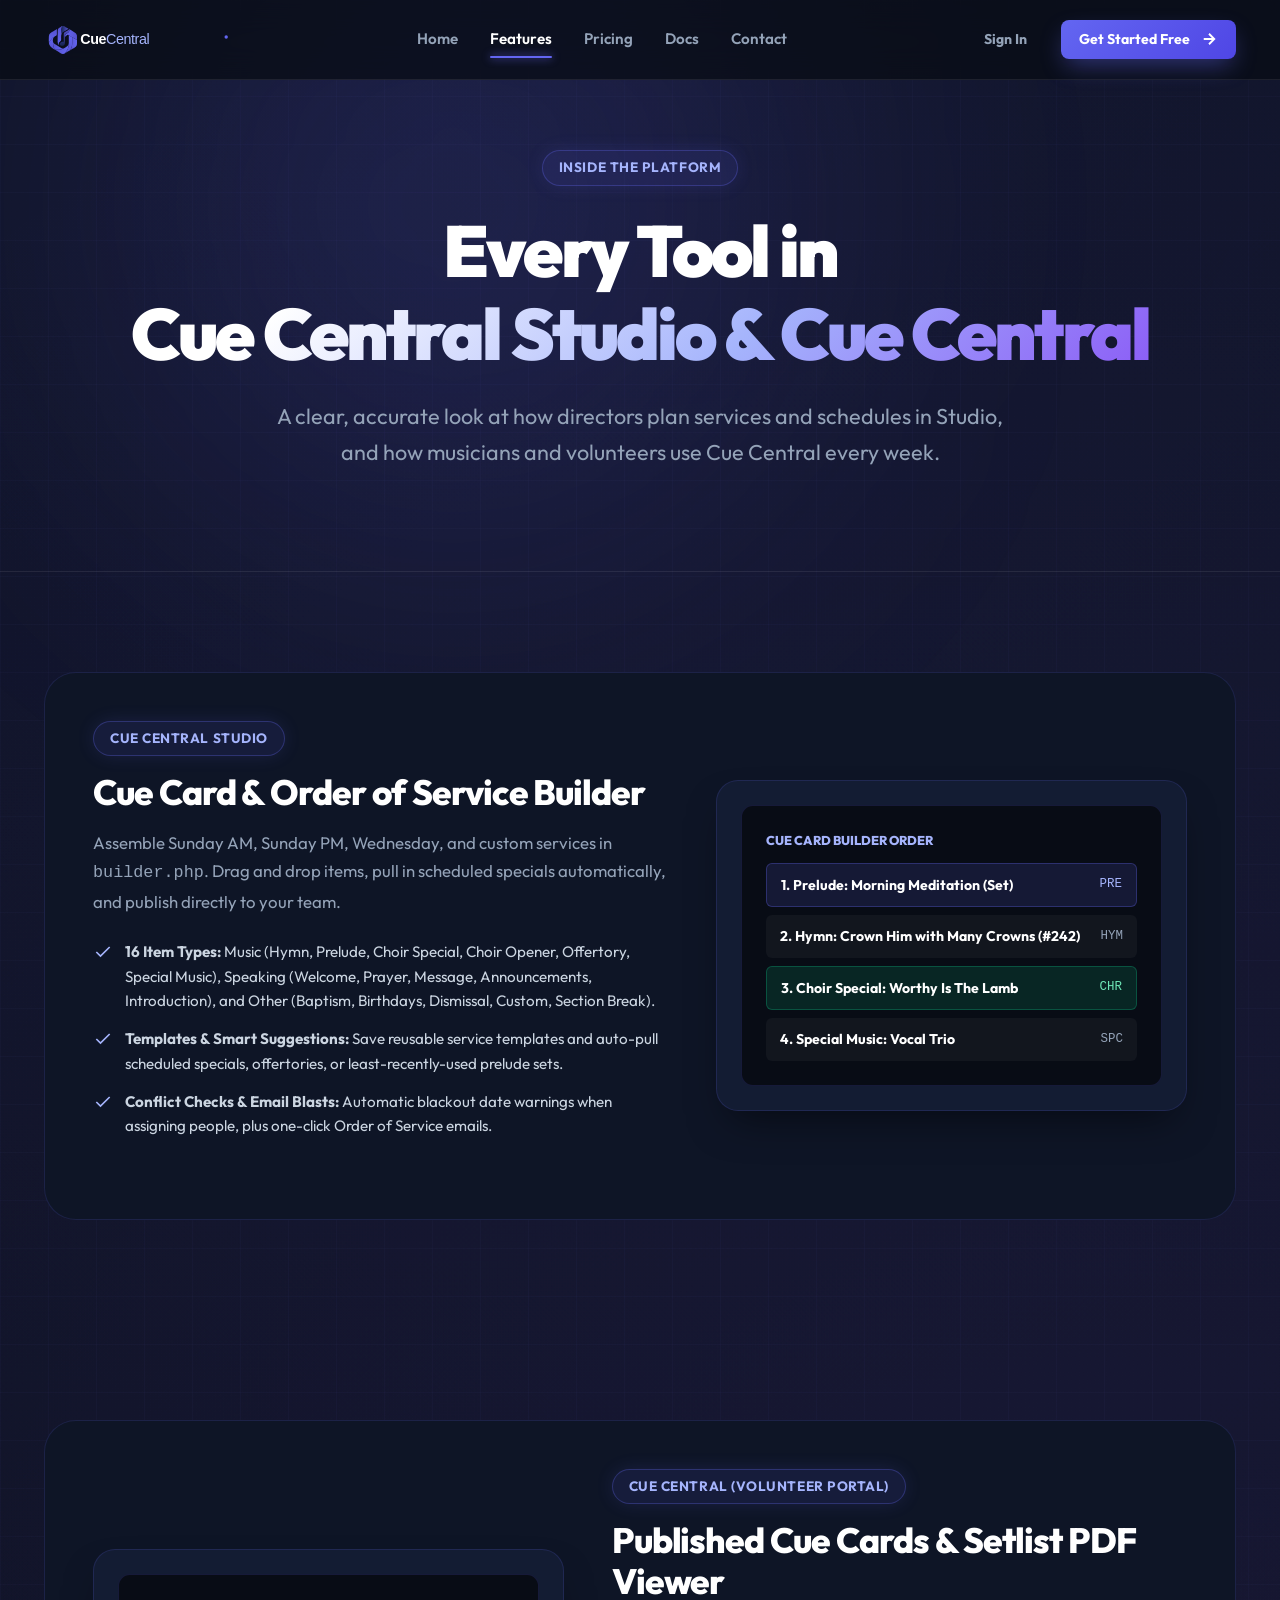
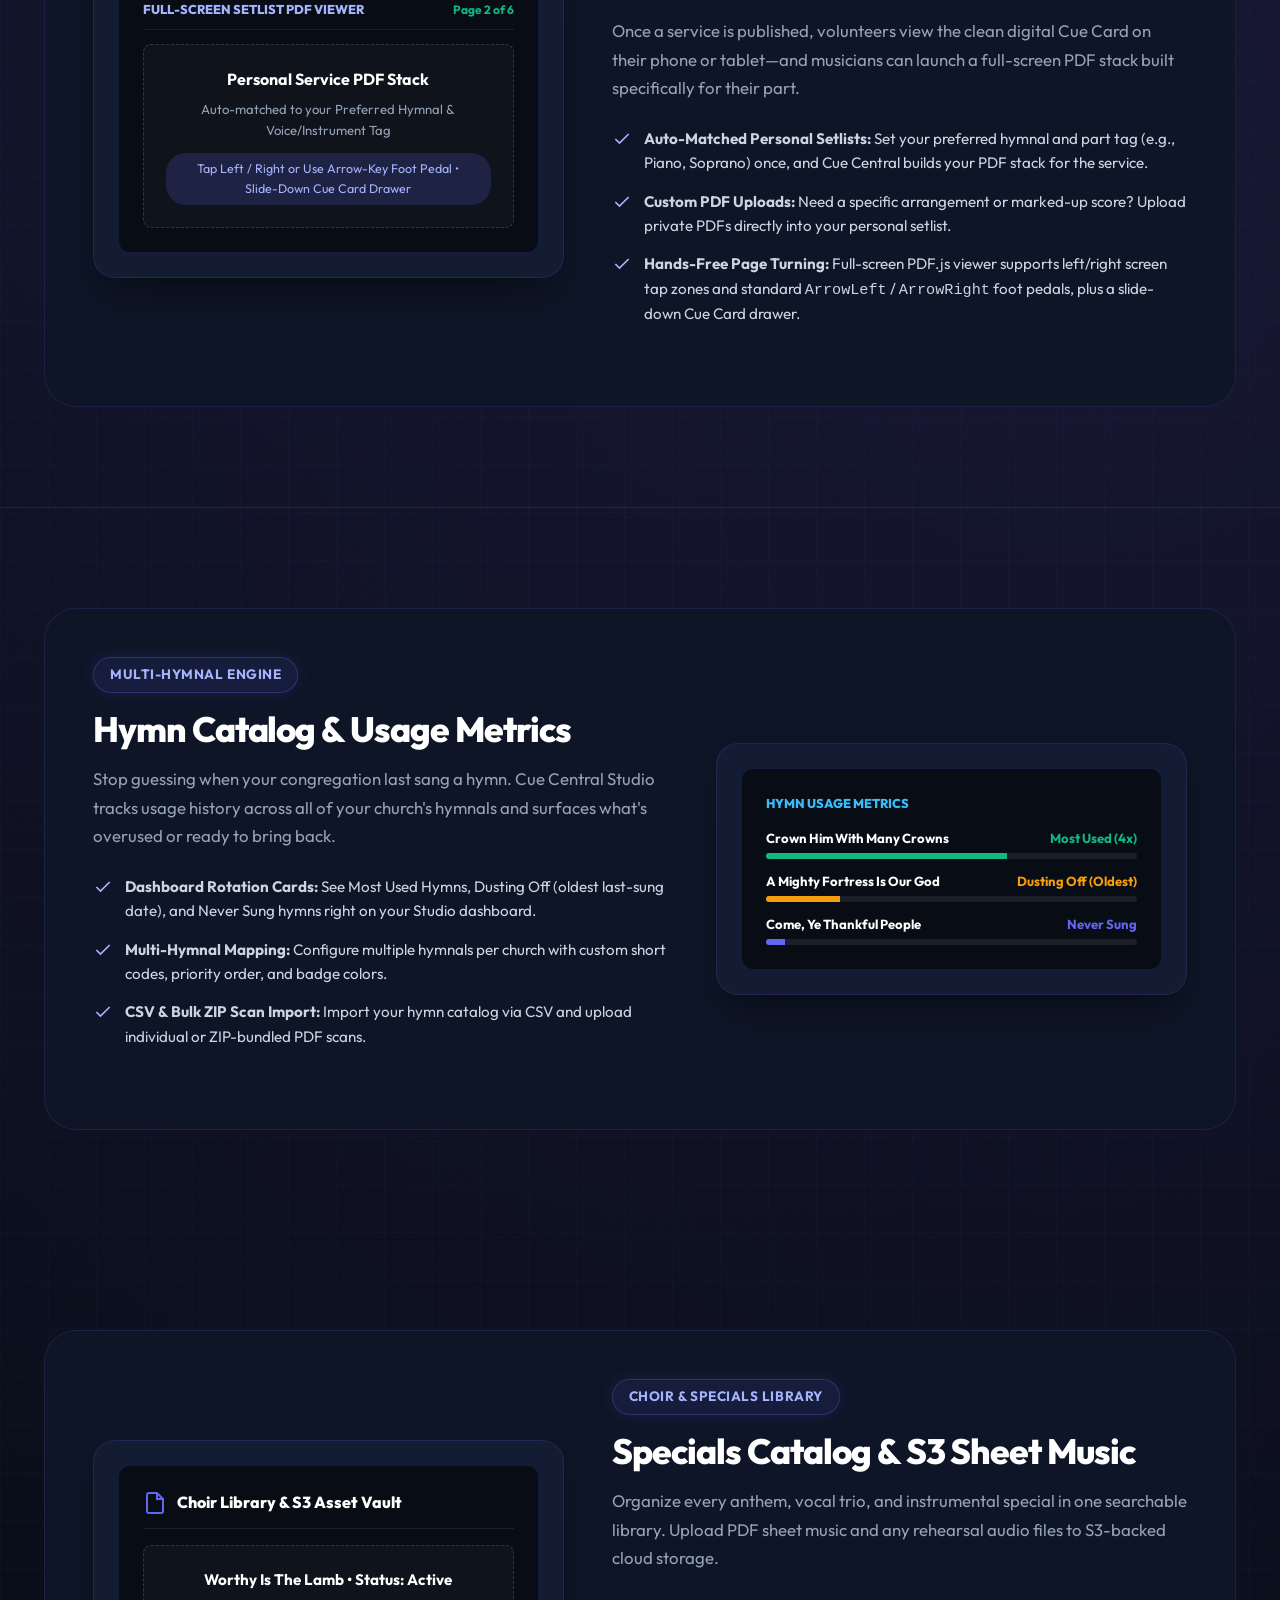
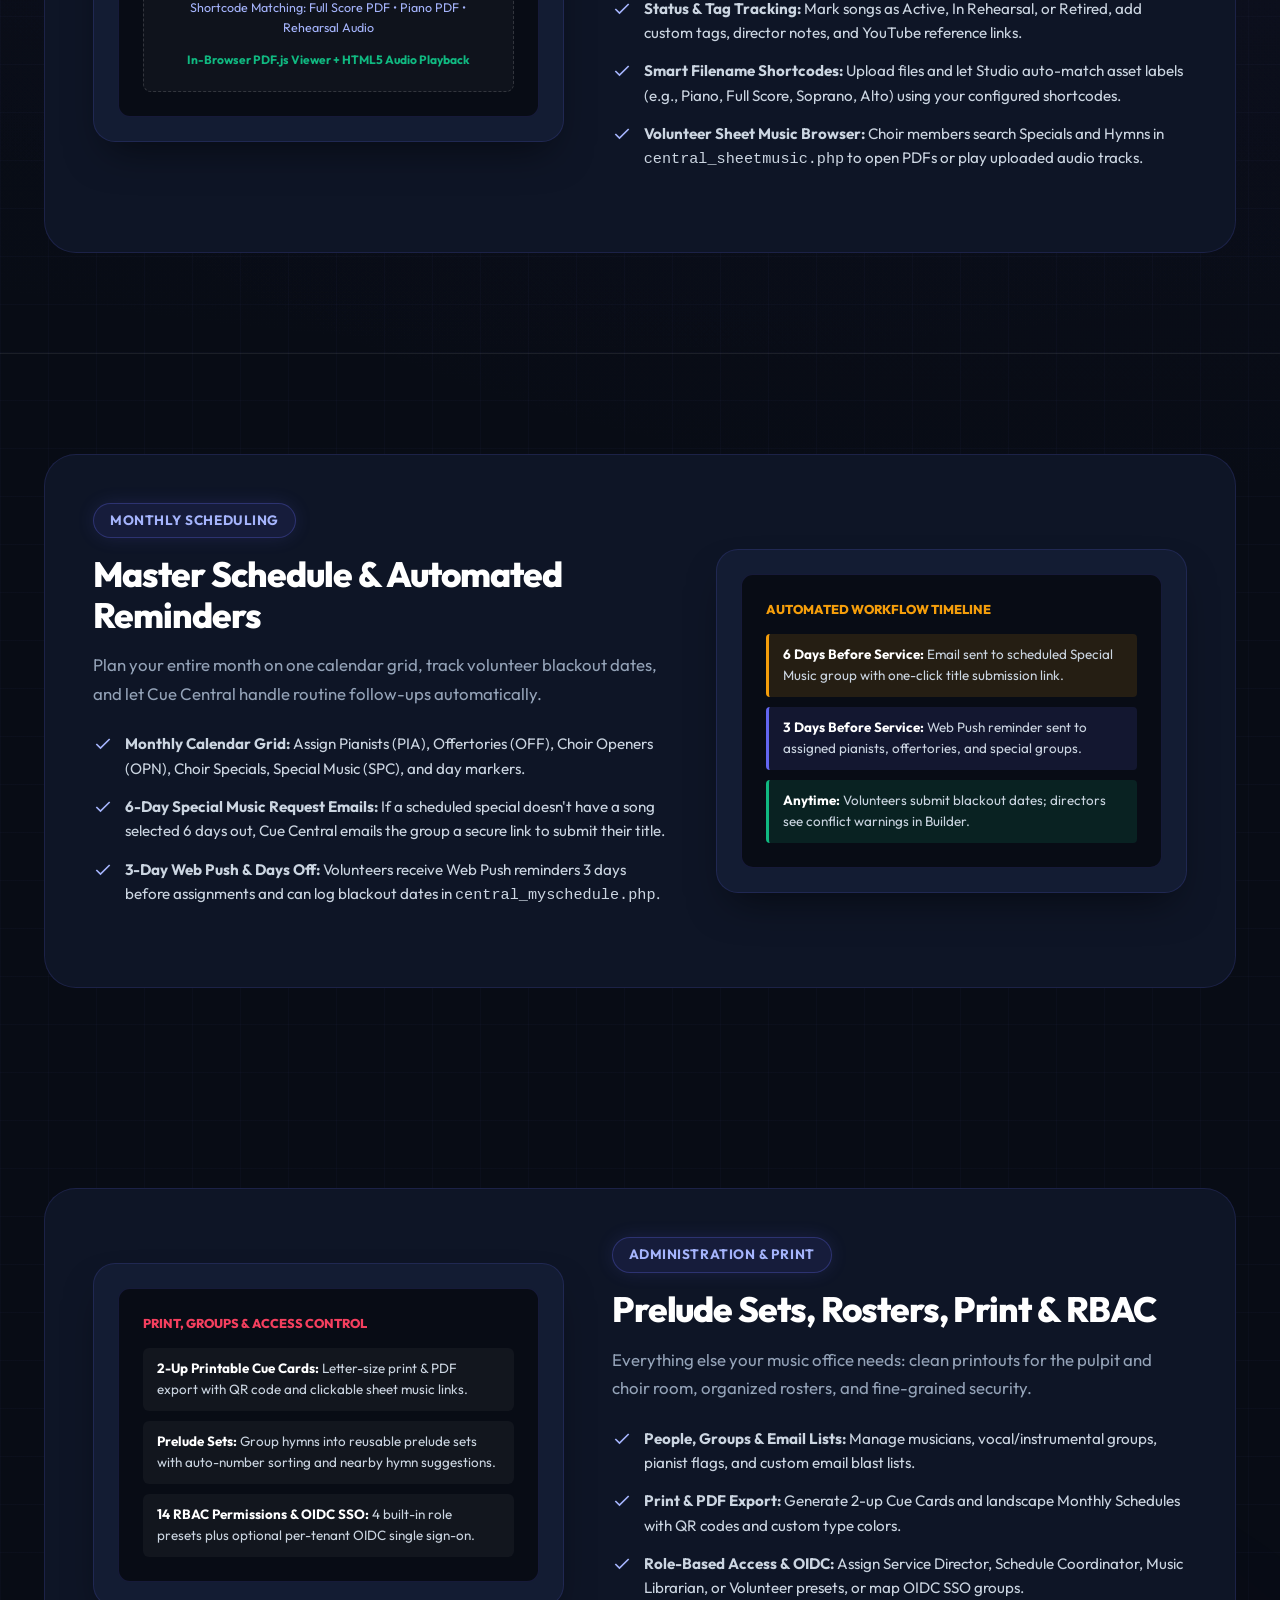
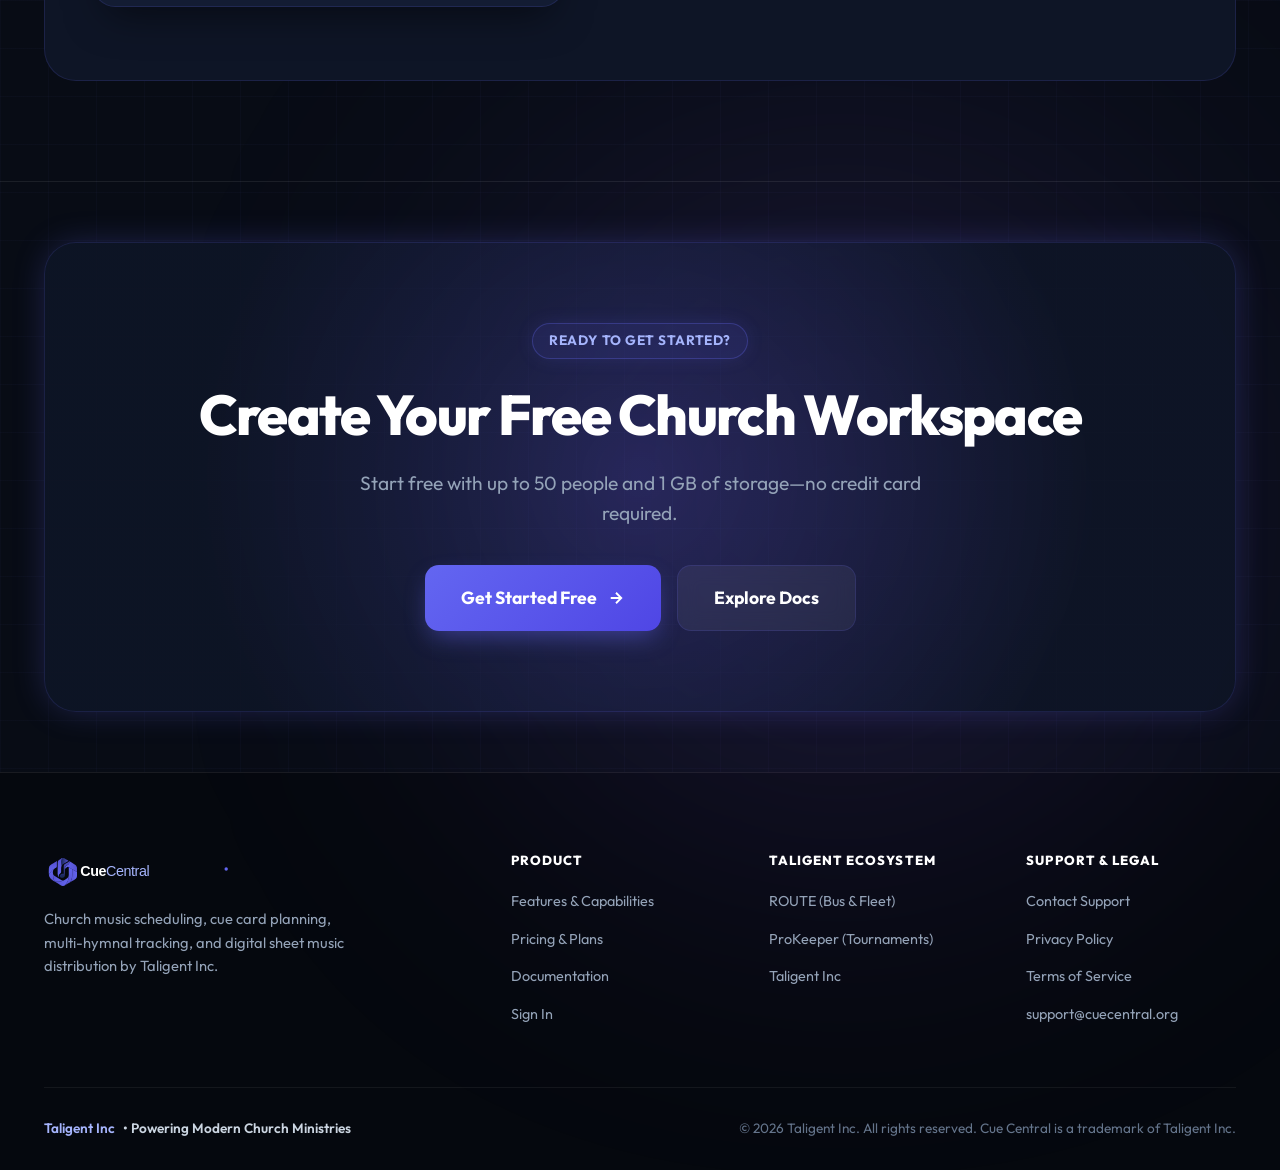
<file: features/index.html>
<!DOCTYPE html>
<html lang="en">
<head>
    <meta charset="UTF-8">
    <meta name="viewport" content="width=device-width, initial-scale=1.0">
    <title>Features &amp; Capabilities — Cue Central</title>
    <meta name="description" content="Explore every real feature in Cue Central Studio and Cue Central: Cue Card Builder, Full-Screen Setlist PDF Viewer, Multi-Hymnal Catalog, Choir Library, Master Schedule, and RBAC.">

    <link rel="canonical" href="https://cuecentral.org/features/">
    <link rel="icon" type="image/svg+xml" href="../icons/favicon.svg">
    <link rel="apple-touch-icon" href="../apple-touch-icon.png">

    <link rel="preconnect" href="https://fonts.googleapis.com">
    <link rel="preconnect" href="https://fonts.gstatic.com" crossorigin>
    <link href="https://fonts.googleapis.com/css2?family=Outfit:wght@300;400;500;600;700;800;900&display=swap" rel="stylesheet">

    <link rel="stylesheet" href="../css/style.css">
</head>
<body>

    <div class="ambient-glow glow-top-left"></div>
    <div class="ambient-glow glow-bottom-right"></div>

    <!-- Navigation Bar -->
    <header class="navbar">
        <div class="container nav-content">
            <a href="../" class="brand-logo" aria-label="Cue Central Home">
                <img src="../images/logos/logo-horizontal-white.svg" alt="Cue Central Logo" height="38">
            </a>

            <nav class="nav-links">
                <a href="../">Home</a>
                <a href="./" class="active">Features</a>
                <a href="../pricing/">Pricing</a>
                <a href="https://docs.cuecentral.org" target="_blank" rel="noopener">Docs</a>
                <a href="../contact/">Contact</a>
            </nav>

            <div class="nav-actions">
                <a href="https://app.cuecentral.org/login" class="btn btn-ghost btn-sm">Sign In</a>
                <a href="https://app.cuecentral.org/register" class="btn btn-primary btn-sm">
                    Get Started Free
                    <svg class="btn-icon" viewBox="0 0 24 24" fill="none" stroke="currentColor"><path d="M5 12h14M12 5l7 7-7 7"/></svg>
                </a>
            </div>

            <button class="mobile-toggle" aria-label="Toggle navigation menu">
                <svg width="24" height="24" viewBox="0 0 24 24" fill="none" stroke="currentColor" stroke-width="2"><path d="M4 6h16M4 12h16M4 18h16"/></svg>
            </button>
        </div>
    </header>

    <!-- Mobile Drawer -->
    <div class="mobile-drawer">
        <nav class="nav-links">
            <a href="../">Home</a>
            <a href="./" class="active">Features</a>
            <a href="../pricing/">Pricing</a>
            <a href="https://docs.cuecentral.org" target="_blank" rel="noopener">Docs</a>
            <a href="../contact/">Contact</a>
            <a href="https://app.cuecentral.org/login">Sign In</a>
        </nav>
        <a href="https://app.cuecentral.org/register" class="btn btn-primary" style="width: 100%;">Get Started Free</a>
    </div>

    <!-- Page Header -->
    <section class="hero" style="padding-top: 150px; padding-bottom: 60px;">
        <div class="container">
            <div class="badge-pill">Inside the Platform</div>
            <h1 class="hero-title">
                Every Tool in <br>
                <span class="gradient-text">Cue Central Studio &amp; Cue Central</span>
            </h1>
            <p class="hero-subtitle">
                A clear, accurate look at how directors plan services and schedules in Studio, and how musicians and volunteers use Cue Central every week.
            </p>
        </div>
    </section>

    <!-- Feature 1: Cue Card & Service Builder -->
    <section class="section" id="builder" style="border-top: 1px solid var(--color-border-subtle);">
        <div class="container">
            <div class="role-content-box" style="grid-template-columns: 1.1fr 0.9fr;">
                <div>
                    <div class="badge-pill" style="margin-bottom: 16px;">Cue Central Studio</div>
                    <h2 style="font-size: 2.2rem; margin-bottom: 16px;">Cue Card &amp; Order of Service Builder</h2>
                    <p style="color: var(--color-text-body); font-size: 1.05rem; line-height: 1.7; margin-bottom: 24px;">
                        Assemble Sunday AM, Sunday PM, Wednesday, and custom services in <code>builder.php</code>. Drag and drop items, pull in scheduled specials automatically, and publish directly to your team.
                    </p>
                    <ul class="role-feature-list">
                        <li>
                            <svg viewBox="0 0 24 24" fill="none" stroke="currentColor" stroke-width="2"><polyline points="20 6 9 17 4 12"/></svg>
                            <span><strong>16 Item Types:</strong> Music (Hymn, Prelude, Choir Special, Choir Opener, Offertory, Special Music), Speaking (Welcome, Prayer, Message, Announcements, Introduction), and Other (Baptism, Birthdays, Dismissal, Custom, Section Break).</span>
                        </li>
                        <li>
                            <svg viewBox="0 0 24 24" fill="none" stroke="currentColor" stroke-width="2"><polyline points="20 6 9 17 4 12"/></svg>
                            <span><strong>Templates &amp; Smart Suggestions:</strong> Save reusable service templates and auto-pull scheduled specials, offertories, or least-recently-used prelude sets.</span>
                        </li>
                        <li>
                            <svg viewBox="0 0 24 24" fill="none" stroke="currentColor" stroke-width="2"><polyline points="20 6 9 17 4 12"/></svg>
                            <span><strong>Conflict Checks &amp; Email Blasts:</strong> Automatic blackout date warnings when assigning people, plus one-click Order of Service emails.</span>
                        </li>
                    </ul>
                </div>
                <div class="role-visual">
                    <div style="background: rgba(8, 12, 21, 0.95); border: 1px solid var(--color-border); border-radius: 12px; padding: 24px;">
                        <div style="font-size: 0.8rem; font-weight: 800; color: #a5b4fc; text-transform: uppercase; margin-bottom: 12px;">Cue Card Builder Order</div>
                        <div style="display: flex; flex-direction: column; gap: 8px;">
                            <div style="display: flex; justify-content: space-between; align-items: center; background: rgba(99, 102, 241, 0.15); border: 1px solid rgba(99, 102, 241, 0.3); padding: 10px 14px; border-radius: 6px;">
                                <span style="font-weight: 700; font-size: 0.88rem; color: #ffffff;">1. Prelude: Morning Meditation (Set)</span>
                                <span style="font-family: var(--font-mono); font-size: 0.78rem; color: #a5b4fc;">PRE</span>
                            </div>
                            <div style="display: flex; justify-content: space-between; align-items: center; background: rgba(255, 255, 255, 0.04); padding: 10px 14px; border-radius: 6px;">
                                <span style="font-weight: 700; font-size: 0.88rem; color: #ffffff;">2. Hymn: Crown Him with Many Crowns (#242)</span>
                                <span style="font-family: var(--font-mono); font-size: 0.78rem; color: #94a3b8;">HYM</span>
                            </div>
                            <div style="display: flex; justify-content: space-between; align-items: center; background: rgba(16, 185, 129, 0.15); border: 1px solid rgba(16, 185, 129, 0.3); padding: 10px 14px; border-radius: 6px;">
                                <span style="font-weight: 700; font-size: 0.88rem; color: #ffffff;">3. Choir Special: Worthy Is The Lamb</span>
                                <span style="font-family: var(--font-mono); font-size: 0.78rem; color: #6ee7b7;">CHR</span>
                            </div>
                            <div style="display: flex; justify-content: space-between; align-items: center; background: rgba(255, 255, 255, 0.04); padding: 10px 14px; border-radius: 6px;">
                                <span style="font-weight: 700; font-size: 0.88rem; color: #ffffff;">4. Special Music: Vocal Trio</span>
                                <span style="font-family: var(--font-mono); font-size: 0.78rem; color: #94a3b8;">SPC</span>
                            </div>
                        </div>
                    </div>
                </div>
            </div>
        </div>
    </section>

    <!-- Feature 2: Digital Cue Cards & Personal Setlist Viewer -->
    <section class="section" id="cuecards">
        <div class="container">
            <div class="role-content-box" style="grid-template-columns: 0.9fr 1.1fr;">
                <div class="role-visual">
                    <div style="background: rgba(8, 12, 21, 0.95); border: 1px solid var(--color-border); border-radius: 12px; padding: 24px;">
                        <div style="display: flex; justify-content: space-between; align-items: center; margin-bottom: 14px; border-bottom: 1px solid rgba(255,255,255,0.08); padding-bottom: 10px;">
                            <span style="font-size: 0.8rem; font-weight: 800; color: #a5b4fc; text-transform: uppercase;">Full-Screen Setlist PDF Viewer</span>
                            <span style="font-size: 0.75rem; color: #10b981; font-weight: 700;">Page 2 of 6</span>
                        </div>
                        <div style="background: rgba(255,255,255,0.03); border: 1px dashed rgba(255,255,255,0.15); border-radius: 8px; padding: 22px; text-align: center;">
                            <div style="font-weight: 700; color: #ffffff; font-size: 1rem; margin-bottom: 6px;">Personal Service PDF Stack</div>
                            <div style="font-size: 0.82rem; color: #94a3b8; margin-bottom: 12px;">Auto-matched to your Preferred Hymnal &amp; Voice/Instrument Tag</div>
                            <div style="font-size: 0.78rem; color: #a5b4fc; background: rgba(99, 102, 241, 0.18); padding: 6px 14px; border-radius: 20px; display: inline-block;">
                                Tap Left / Right or Use Arrow-Key Foot Pedal • Slide-Down Cue Card Drawer
                            </div>
                        </div>
                    </div>
                </div>
                <div>
                    <div class="badge-pill" style="margin-bottom: 16px;">Cue Central (Volunteer Portal)</div>
                    <h2 style="font-size: 2.2rem; margin-bottom: 16px;">Published Cue Cards &amp; Setlist PDF Viewer</h2>
                    <p style="color: var(--color-text-body); font-size: 1.05rem; line-height: 1.7; margin-bottom: 24px;">
                        Once a service is published, volunteers view the clean digital Cue Card on their phone or tablet—and musicians can launch a full-screen PDF stack built specifically for their part.
                    </p>
                    <ul class="role-feature-list">
                        <li>
                            <svg viewBox="0 0 24 24" fill="none" stroke="currentColor" stroke-width="2"><polyline points="20 6 9 17 4 12"/></svg>
                            <span><strong>Auto-Matched Personal Setlists:</strong> Set your preferred hymnal and part tag (e.g., Piano, Soprano) once, and Cue Central builds your PDF stack for the service.</span>
                        </li>
                        <li>
                            <svg viewBox="0 0 24 24" fill="none" stroke="currentColor" stroke-width="2"><polyline points="20 6 9 17 4 12"/></svg>
                            <span><strong>Custom PDF Uploads:</strong> Need a specific arrangement or marked-up score? Upload private PDFs directly into your personal setlist.</span>
                        </li>
                        <li>
                            <svg viewBox="0 0 24 24" fill="none" stroke="currentColor" stroke-width="2"><polyline points="20 6 9 17 4 12"/></svg>
                            <span><strong>Hands-Free Page Turning:</strong> Full-screen PDF.js viewer supports left/right screen tap zones and standard <code>ArrowLeft</code> / <code>ArrowRight</code> foot pedals, plus a slide-down Cue Card drawer.</span>
                        </li>
                    </ul>
                </div>
            </div>
        </div>
    </section>

    <!-- Feature 3: Multi-Hymnal Catalog & Metrics -->
    <section class="section" id="hymnody" style="border-top: 1px solid var(--color-border-subtle);">
        <div class="container">
            <div class="role-content-box" style="grid-template-columns: 1.1fr 0.9fr;">
                <div>
                    <div class="badge-pill" style="margin-bottom: 16px;">Multi-Hymnal Engine</div>
                    <h2 style="font-size: 2.2rem; margin-bottom: 16px;">Hymn Catalog &amp; Usage Metrics</h2>
                    <p style="color: var(--color-text-body); font-size: 1.05rem; line-height: 1.7; margin-bottom: 24px;">
                        Stop guessing when your congregation last sang a hymn. Cue Central Studio tracks usage history across all of your church's hymnals and surfaces what's overused or ready to bring back.
                    </p>
                    <ul class="role-feature-list">
                        <li>
                            <svg viewBox="0 0 24 24" fill="none" stroke="currentColor" stroke-width="2"><polyline points="20 6 9 17 4 12"/></svg>
                            <span><strong>Dashboard Rotation Cards:</strong> See Most Used Hymns, Dusting Off (oldest last-sung date), and Never Sung hymns right on your Studio dashboard.</span>
                        </li>
                        <li>
                            <svg viewBox="0 0 24 24" fill="none" stroke="currentColor" stroke-width="2"><polyline points="20 6 9 17 4 12"/></svg>
                            <span><strong>Multi-Hymnal Mapping:</strong> Configure multiple hymnals per church with custom short codes, priority order, and badge colors.</span>
                        </li>
                        <li>
                            <svg viewBox="0 0 24 24" fill="none" stroke="currentColor" stroke-width="2"><polyline points="20 6 9 17 4 12"/></svg>
                            <span><strong>CSV &amp; Bulk ZIP Scan Import:</strong> Import your hymn catalog via CSV and upload individual or ZIP-bundled PDF scans.</span>
                        </li>
                    </ul>
                </div>
                <div class="role-visual">
                    <div style="background: rgba(8, 12, 21, 0.95); border: 1px solid var(--color-border); border-radius: 12px; padding: 24px;">
                        <div style="font-size: 0.8rem; font-weight: 800; color: #38bdf8; text-transform: uppercase; margin-bottom: 14px;">Hymn Usage Metrics</div>
                        <div style="display: flex; flex-direction: column; gap: 12px;">
                            <div>
                                <div style="display: flex; justify-content: space-between; font-size: 0.82rem; margin-bottom: 4px;">
                                    <span style="color: #ffffff; font-weight: 700;">Crown Him With Many Crowns</span>
                                    <span style="color: #10b981; font-weight: 700;">Most Used (4x)</span>
                                </div>
                                <div style="height: 6px; background: rgba(255,255,255,0.08); border-radius: 3px; overflow: hidden;">
                                    <div style="width: 65%; height: 100%; background: #10b981;"></div>
                                </div>
                            </div>
                            <div>
                                <div style="display: flex; justify-content: space-between; font-size: 0.82rem; margin-bottom: 4px;">
                                    <span style="color: #ffffff; font-weight: 700;">A Mighty Fortress Is Our God</span>
                                    <span style="color: #f59e0b; font-weight: 700;">Dusting Off (Oldest)</span>
                                </div>
                                <div style="height: 6px; background: rgba(255,255,255,0.08); border-radius: 3px; overflow: hidden;">
                                    <div style="width: 20%; height: 100%; background: #f59e0b;"></div>
                                </div>
                            </div>
                            <div>
                                <div style="display: flex; justify-content: space-between; font-size: 0.82rem; margin-bottom: 4px;">
                                    <span style="color: #ffffff; font-weight: 700;">Come, Ye Thankful People</span>
                                    <span style="color: #6366f1; font-weight: 700;">Never Sung</span>
                                </div>
                                <div style="height: 6px; background: rgba(255,255,255,0.08); border-radius: 3px; overflow: hidden;">
                                    <div style="width: 5%; height: 100%; background: #6366f1;"></div>
                                </div>
                            </div>
                        </div>
                    </div>
                </div>
            </div>
        </div>
    </section>

    <!-- Feature 4: Choir Library & S3 Sheet Music -->
    <section class="section" id="sheetmusic">
        <div class="container">
            <div class="role-content-box" style="grid-template-columns: 0.9fr 1.1fr;">
                <div class="role-visual">
                    <div style="background: rgba(8, 12, 21, 0.95); border: 1px solid var(--color-border); border-radius: 12px; padding: 24px;">
                        <div style="display: flex; align-items: center; gap: 10px; margin-bottom: 16px; border-bottom: 1px solid rgba(255,255,255,0.08); padding-bottom: 12px;">
                            <svg width="24" height="24" viewBox="0 0 24 24" fill="none" stroke="#6366f1" stroke-width="2"><path d="M14 2H6a2 2 0 0 0-2 2v16a2 2 0 0 0 2 2h12a2 2 0 0 0 2-2V8z"/><polyline points="14 2 14 8 20 8"/></svg>
                            <span style="font-weight: 800; color: #ffffff;">Choir Library &amp; S3 Asset Vault</span>
                        </div>
                        <div style="background: rgba(255,255,255,0.03); border: 1px dashed rgba(255,255,255,0.15); border-radius: 8px; padding: 22px; text-align: center;">
                            <div style="font-weight: 700; color: #ffffff; font-size: 0.95rem; margin-bottom: 6px;">Worthy Is The Lamb • Status: Active</div>
                            <div style="font-size: 0.78rem; color: #a5b4fc;">Shortcode Matching: Full Score PDF • Piano PDF • Rehearsal Audio</div>
                            <div style="margin-top: 12px; font-size: 0.75rem; color: #10b981; font-weight: 700;">In-Browser PDF.js Viewer + HTML5 Audio Playback</div>
                        </div>
                    </div>
                </div>
                <div>
                    <div class="badge-pill" style="margin-bottom: 16px;">Choir &amp; Specials Library</div>
                    <h2 style="font-size: 2.2rem; margin-bottom: 16px;">Specials Catalog &amp; S3 Sheet Music</h2>
                    <p style="color: var(--color-text-body); font-size: 1.05rem; line-height: 1.7; margin-bottom: 24px;">
                        Organize every anthem, vocal trio, and instrumental special in one searchable library. Upload PDF sheet music and any rehearsal audio files to S3-backed cloud storage.
                    </p>
                    <ul class="role-feature-list">
                        <li>
                            <svg viewBox="0 0 24 24" fill="none" stroke="currentColor" stroke-width="2"><polyline points="20 6 9 17 4 12"/></svg>
                            <span><strong>Status &amp; Tag Tracking:</strong> Mark songs as Active, In Rehearsal, or Retired, add custom tags, director notes, and YouTube reference links.</span>
                        </li>
                        <li>
                            <svg viewBox="0 0 24 24" fill="none" stroke="currentColor" stroke-width="2"><polyline points="20 6 9 17 4 12"/></svg>
                            <span><strong>Smart Filename Shortcodes:</strong> Upload files and let Studio auto-match asset labels (e.g., Piano, Full Score, Soprano, Alto) using your configured shortcodes.</span>
                        </li>
                        <li>
                            <svg viewBox="0 0 24 24" fill="none" stroke="currentColor" stroke-width="2"><polyline points="20 6 9 17 4 12"/></svg>
                            <span><strong>Volunteer Sheet Music Browser:</strong> Choir members search Specials and Hymns in <code>central_sheetmusic.php</code> to open PDFs or play uploaded audio tracks.</span>
                        </li>
                    </ul>
                </div>
            </div>
        </div>
    </section>

    <!-- Feature 5: Master Schedule & Automated Requests -->
    <section class="section" id="schedule" style="border-top: 1px solid var(--color-border-subtle);">
        <div class="container">
            <div class="role-content-box" style="grid-template-columns: 1.1fr 0.9fr;">
                <div>
                    <div class="badge-pill" style="margin-bottom: 16px;">Monthly Scheduling</div>
                    <h2 style="font-size: 2.2rem; margin-bottom: 16px;">Master Schedule &amp; Automated Reminders</h2>
                    <p style="color: var(--color-text-body); font-size: 1.05rem; line-height: 1.7; margin-bottom: 24px;">
                        Plan your entire month on one calendar grid, track volunteer blackout dates, and let Cue Central handle routine follow-ups automatically.
                    </p>
                    <ul class="role-feature-list">
                        <li>
                            <svg viewBox="0 0 24 24" fill="none" stroke="currentColor" stroke-width="2"><polyline points="20 6 9 17 4 12"/></svg>
                            <span><strong>Monthly Calendar Grid:</strong> Assign Pianists (PIA), Offertories (OFF), Choir Openers (OPN), Choir Specials, Special Music (SPC), and day markers.</span>
                        </li>
                        <li>
                            <svg viewBox="0 0 24 24" fill="none" stroke="currentColor" stroke-width="2"><polyline points="20 6 9 17 4 12"/></svg>
                            <span><strong>6-Day Special Music Request Emails:</strong> If a scheduled special doesn't have a song selected 6 days out, Cue Central emails the group a secure link to submit their title.</span>
                        </li>
                        <li>
                            <svg viewBox="0 0 24 24" fill="none" stroke="currentColor" stroke-width="2"><polyline points="20 6 9 17 4 12"/></svg>
                            <span><strong>3-Day Web Push &amp; Days Off:</strong> Volunteers receive Web Push reminders 3 days before assignments and can log blackout dates in <code>central_myschedule.php</code>.</span>
                        </li>
                    </ul>
                </div>
                <div class="role-visual">
                    <div style="background: rgba(8, 12, 21, 0.95); border: 1px solid var(--color-border); border-radius: 12px; padding: 24px;">
                        <div style="font-size: 0.8rem; font-weight: 800; color: #f59e0b; text-transform: uppercase; margin-bottom: 14px;">Automated Workflow Timeline</div>
                        <div style="display: flex; flex-direction: column; gap: 10px; font-size: 0.84rem;">
                            <div style="padding: 10px 14px; background: rgba(245, 158, 11, 0.12); border-left: 3px solid #f59e0b; border-radius: 4px;">
                                <strong style="color: #ffffff;">6 Days Before Service:</strong> <span style="color: #cbd5e1;">Email sent to scheduled Special Music group with one-click title submission link.</span>
                            </div>
                            <div style="padding: 10px 14px; background: rgba(99, 102, 241, 0.12); border-left: 3px solid #6366f1; border-radius: 4px;">
                                <strong style="color: #ffffff;">3 Days Before Service:</strong> <span style="color: #cbd5e1;">Web Push reminder sent to assigned pianists, offertories, and special groups.</span>
                            </div>
                            <div style="padding: 10px 14px; background: rgba(16, 185, 129, 0.12); border-left: 3px solid #10b981; border-radius: 4px;">
                                <strong style="color: #ffffff;">Anytime:</strong> <span style="color: #cbd5e1;">Volunteers submit blackout dates; directors see conflict warnings in Builder.</span>
                            </div>
                        </div>
                    </div>
                </div>
            </div>
        </div>
    </section>

    <!-- Feature 6: Preludes, Rosters, Print & RBAC -->
    <section class="section" id="rosters">
        <div class="container">
            <div class="role-content-box" style="grid-template-columns: 0.9fr 1.1fr;">
                <div class="role-visual">
                    <div style="background: rgba(8, 12, 21, 0.95); border: 1px solid var(--color-border); border-radius: 12px; padding: 24px;">
                        <div style="font-size: 0.8rem; font-weight: 800; color: #f43f5e; text-transform: uppercase; margin-bottom: 14px;">Print, Groups &amp; Access Control</div>
                        <div style="display: flex; flex-direction: column; gap: 10px; font-size: 0.84rem;">
                            <div style="padding: 10px 14px; background: rgba(255,255,255,0.04); border-radius: 6px; color: #cbd5e1;">
                                <strong style="color: #ffffff;">2-Up Printable Cue Cards:</strong> Letter-size print &amp; PDF export with QR code and clickable sheet music links.
                            </div>
                            <div style="padding: 10px 14px; background: rgba(255,255,255,0.04); border-radius: 6px; color: #cbd5e1;">
                                <strong style="color: #ffffff;">Prelude Sets:</strong> Group hymns into reusable prelude sets with auto-number sorting and nearby hymn suggestions.
                            </div>
                            <div style="padding: 10px 14px; background: rgba(255,255,255,0.04); border-radius: 6px; color: #cbd5e1;">
                                <strong style="color: #ffffff;">14 RBAC Permissions &amp; OIDC SSO:</strong> 4 built-in role presets plus optional per-tenant OIDC single sign-on.
                            </div>
                        </div>
                    </div>
                </div>
                <div>
                    <div class="badge-pill" style="margin-bottom: 16px;">Administration &amp; Print</div>
                    <h2 style="font-size: 2.2rem; margin-bottom: 16px;">Prelude Sets, Rosters, Print &amp; RBAC</h2>
                    <p style="color: var(--color-text-body); font-size: 1.05rem; line-height: 1.7; margin-bottom: 24px;">
                        Everything else your music office needs: clean printouts for the pulpit and choir room, organized rosters, and fine-grained security.
                    </p>
                    <ul class="role-feature-list">
                        <li>
                            <svg viewBox="0 0 24 24" fill="none" stroke="currentColor" stroke-width="2"><polyline points="20 6 9 17 4 12"/></svg>
                            <span><strong>People, Groups &amp; Email Lists:</strong> Manage musicians, vocal/instrumental groups, pianist flags, and custom email blast lists.</span>
                        </li>
                        <li>
                            <svg viewBox="0 0 24 24" fill="none" stroke="currentColor" stroke-width="2"><polyline points="20 6 9 17 4 12"/></svg>
                            <span><strong>Print &amp; PDF Export:</strong> Generate 2-up Cue Cards and landscape Monthly Schedules with QR codes and custom type colors.</span>
                        </li>
                        <li>
                            <svg viewBox="0 0 24 24" fill="none" stroke="currentColor" stroke-width="2"><polyline points="20 6 9 17 4 12"/></svg>
                            <span><strong>Role-Based Access &amp; OIDC:</strong> Assign Service Director, Schedule Coordinator, Music Librarian, or Volunteer presets, or map OIDC SSO groups.</span>
                        </li>
                    </ul>
                </div>
            </div>
        </div>
    </section>

    <!-- CTA Section -->
    <section class="section section-tight" style="border-top: 1px solid var(--color-border-subtle);">
        <div class="container">
            <div class="cta-banner">
                <div class="badge-pill">Ready to Get Started?</div>
                <h2>Create Your Free Church Workspace</h2>
                <p>Start free with up to 50 people and 1 GB of storage—no credit card required.</p>
                <div style="display: flex; justify-content: center; gap: 16px; flex-wrap: wrap;">
                    <a href="https://app.cuecentral.org/register" class="btn btn-primary btn-lg">
                        Get Started Free
                        <svg class="btn-icon" viewBox="0 0 24 24" fill="none" stroke="currentColor"><path d="M5 12h14M12 5l7 7-7 7"/></svg>
                    </a>
                    <a href="https://docs.cuecentral.org" target="_blank" rel="noopener" class="btn btn-secondary btn-lg">Explore Docs</a>
                </div>
            </div>
        </div>
    </section>

    <!-- Footer -->
    <footer class="footer">
        <div class="container">
            <div class="footer-top">
                <div class="footer-brand">
                    <a href="../" class="brand-logo">
                        <img src="../images/logos/logo-horizontal-white.svg" alt="Cue Central Logo" height="34">
                    </a>
                    <p>
                        Church music scheduling, cue card planning, multi-hymnal tracking, and digital sheet music distribution by Taligent Inc.
                    </p>
                </div>

                <div>
                    <h4 class="footer-heading">Product</h4>
                    <ul class="footer-links">
                        <li><a href="./">Features &amp; Capabilities</a></li>
                        <li><a href="../pricing/">Pricing &amp; Plans</a></li>
                        <li><a href="https://docs.cuecentral.org" target="_blank" rel="noopener">Documentation</a></li>
                        <li><a href="https://app.cuecentral.org/login">Sign In</a></li>
                    </ul>
                </div>

                <div>
                    <h4 class="footer-heading">Taligent Ecosystem</h4>
                    <ul class="footer-links">
                        <li><a href="https://routeapp.org" target="_blank" rel="noopener">ROUTE (Bus &amp; Fleet)</a></li>
                        <li><a href="https://prokeeper.org" target="_blank" rel="noopener">ProKeeper (Tournaments)</a></li>
                        <li><a href="https://taligent.dev" target="_blank" rel="noopener">Taligent Inc</a></li>
                    </ul>
                </div>

                <div>
                    <h4 class="footer-heading">Support &amp; Legal</h4>
                    <ul class="footer-links">
                        <li><a href="../contact/">Contact Support</a></li>
                        <li><a href="../privacy/">Privacy Policy</a></li>
                        <li><a href="../terms/">Terms of Service</a></li>
                        <li><a href="mailto:support@cuecentral.org">support@cuecentral.org</a></li>
                    </ul>
                </div>
            </div>

            <div class="footer-bottom">
                <div class="taligent-badge">
                    <span>Taligent Inc</span> • Powering Modern Church Ministries
                </div>
                <div>
                    &copy; 2026 Taligent Inc. All rights reserved. Cue Central is a trademark of Taligent Inc.
                </div>
            </div>
        </div>
    </footer>

    <script src="../js/main.js"></script>
</body>
</html>
</file>
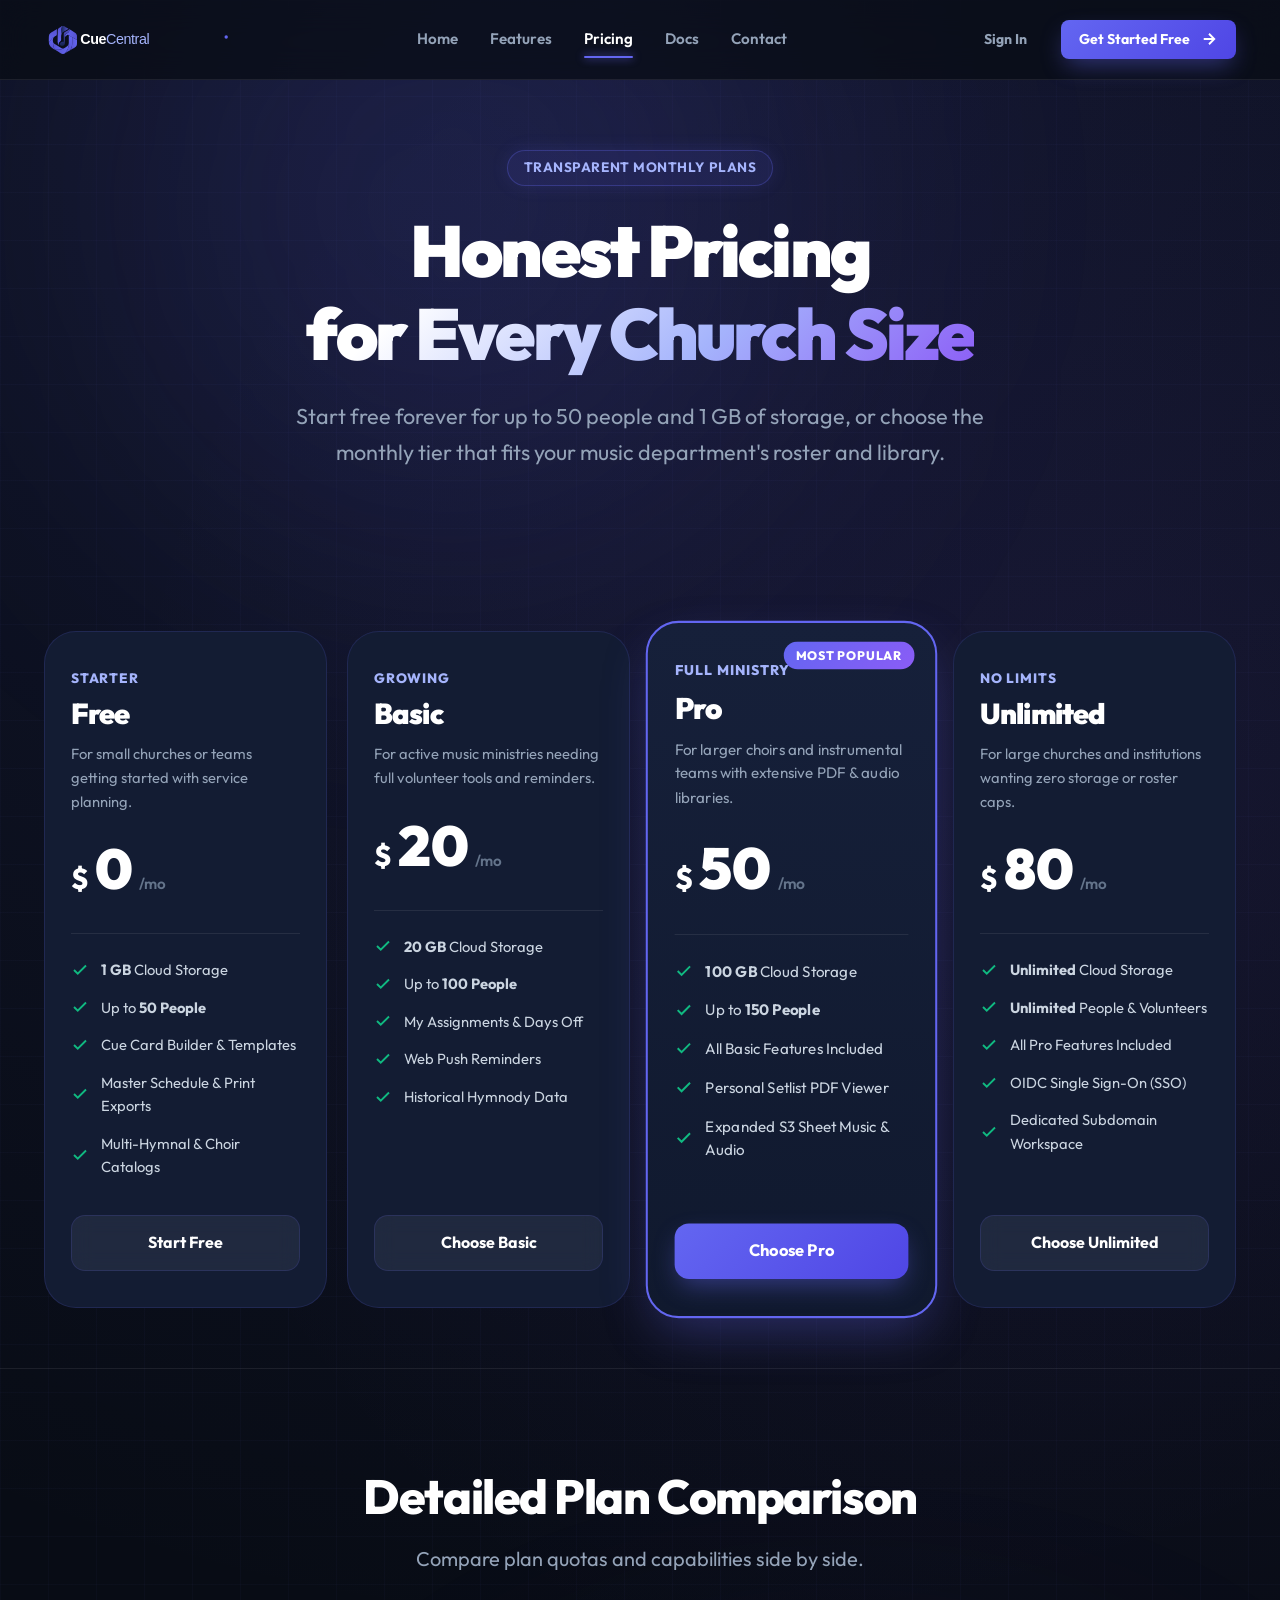
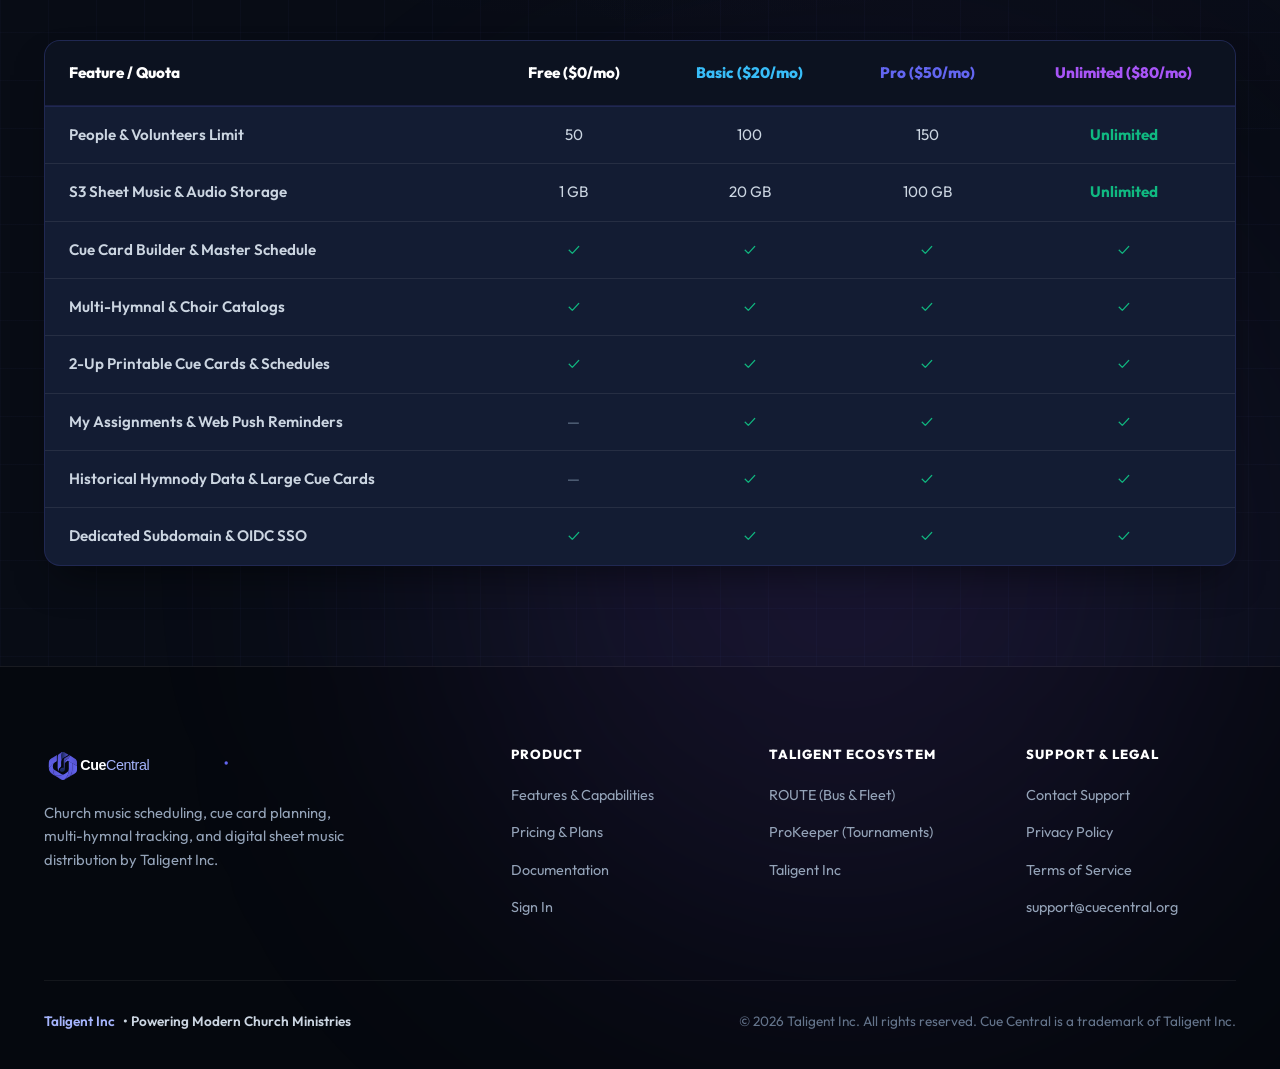
<file: pricing/index.html>
<!DOCTYPE html>
<html lang="en">
<head>
    <meta charset="UTF-8">
    <meta name="viewport" content="width=device-width, initial-scale=1.0">
    <title>Pricing &amp; Plans — Cue Central</title>
    <meta name="description" content="Transparent monthly pricing for Cue Central: Free ($0/mo, 1 GB, 50 people), Basic ($20/mo, 20 GB, 100 people), Pro ($50/mo, 100 GB, 150 people), and Unlimited ($80/mo).">

    <link rel="canonical" href="https://cuecentral.org/pricing/">
    <link rel="icon" type="image/svg+xml" href="../icons/favicon.svg">
    <link rel="apple-touch-icon" href="../apple-touch-icon.png">

    <link rel="preconnect" href="https://fonts.googleapis.com">
    <link rel="preconnect" href="https://fonts.gstatic.com" crossorigin>
    <link href="https://fonts.googleapis.com/css2?family=Outfit:wght@300;400;500;600;700;800;900&display=swap" rel="stylesheet">

    <link rel="stylesheet" href="../css/style.css">
</head>
<body>

    <div class="ambient-glow glow-top-left"></div>
    <div class="ambient-glow glow-bottom-right"></div>

    <!-- Navigation Bar -->
    <header class="navbar">
        <div class="container nav-content">
            <a href="../" class="brand-logo" aria-label="Cue Central Home">
                <img src="../images/logos/logo-horizontal-white.svg" alt="Cue Central Logo" height="38">
            </a>

            <nav class="nav-links">
                <a href="../">Home</a>
                <a href="../features/">Features</a>
                <a href="./" class="active">Pricing</a>
                <a href="https://docs.cuecentral.org" target="_blank" rel="noopener">Docs</a>
                <a href="../contact/">Contact</a>
            </nav>

            <div class="nav-actions">
                <a href="https://app.cuecentral.org/login" class="btn btn-ghost btn-sm">Sign In</a>
                <a href="https://app.cuecentral.org/register" class="btn btn-primary btn-sm">
                    Get Started Free
                    <svg class="btn-icon" viewBox="0 0 24 24" fill="none" stroke="currentColor"><path d="M5 12h14M12 5l7 7-7 7"/></svg>
                </a>
            </div>

            <button class="mobile-toggle" aria-label="Toggle navigation menu">
                <svg width="24" height="24" viewBox="0 0 24 24" fill="none" stroke="currentColor" stroke-width="2"><path d="M4 6h16M4 12h16M4 18h16"/></svg>
            </button>
        </div>
    </header>

    <!-- Mobile Drawer -->
    <div class="mobile-drawer">
        <nav class="nav-links">
            <a href="../">Home</a>
            <a href="../features/">Features</a>
            <a href="./" class="active">Pricing</a>
            <a href="https://docs.cuecentral.org" target="_blank" rel="noopener">Docs</a>
            <a href="../contact/">Contact</a>
            <a href="https://app.cuecentral.org/login">Sign In</a>
        </nav>
        <a href="https://app.cuecentral.org/register" class="btn btn-primary" style="width: 100%;">Get Started Free</a>
    </div>

    <!-- Hero Section -->
    <section class="hero" style="padding-top: 150px; padding-bottom: 60px;">
        <div class="container">
            <div class="badge-pill">Transparent Monthly Plans</div>
            <h1 class="hero-title">
                Honest Pricing <br>
                <span class="gradient-text">for Every Church Size</span>
            </h1>
            <p class="hero-subtitle">
                Start free forever for up to 50 people and 1 GB of storage, or choose the monthly tier that fits your music department's roster and library.
            </p>
        </div>
    </section>

    <!-- Pricing Cards -->
    <section class="section section-tight">
        <div class="container">
            <div class="pricing-grid">
                <!-- Free -->
                <div class="pricing-card">
                    <div>
                        <div class="plan-tier">Starter</div>
                        <h3 class="plan-name">Free</h3>
                        <p class="plan-desc">For small churches or teams getting started with service planning.</p>
                        <div class="plan-price-box">
                            <span class="price-currency">$</span>
                            <span class="price-amount">0</span>
                            <span class="price-period">/mo</span>
                        </div>
                        <ul class="plan-features">
                            <li>
                                <svg viewBox="0 0 24 24" fill="none" stroke="currentColor" stroke-width="2.5"><polyline points="20 6 9 17 4 12"/></svg>
                                <span><strong>1 GB</strong> Cloud Storage</span>
                            </li>
                            <li>
                                <svg viewBox="0 0 24 24" fill="none" stroke="currentColor" stroke-width="2.5"><polyline points="20 6 9 17 4 12"/></svg>
                                <span>Up to <strong>50 People</strong></span>
                            </li>
                            <li>
                                <svg viewBox="0 0 24 24" fill="none" stroke="currentColor" stroke-width="2.5"><polyline points="20 6 9 17 4 12"/></svg>
                                <span>Cue Card Builder &amp; Templates</span>
                            </li>
                            <li>
                                <svg viewBox="0 0 24 24" fill="none" stroke="currentColor" stroke-width="2.5"><polyline points="20 6 9 17 4 12"/></svg>
                                <span>Master Schedule &amp; Print Exports</span>
                            </li>
                            <li>
                                <svg viewBox="0 0 24 24" fill="none" stroke="currentColor" stroke-width="2.5"><polyline points="20 6 9 17 4 12"/></svg>
                                <span>Multi-Hymnal &amp; Choir Catalogs</span>
                            </li>
                        </ul>
                    </div>
                    <a href="https://app.cuecentral.org/register?plan=free" class="btn btn-secondary" style="width: 100%;">
                        Start Free
                    </a>
                </div>

                <!-- Basic -->
                <div class="pricing-card">
                    <div>
                        <div class="plan-tier">Growing</div>
                        <h3 class="plan-name">Basic</h3>
                        <p class="plan-desc">For active music ministries needing full volunteer tools and reminders.</p>
                        <div class="plan-price-box">
                            <span class="price-currency">$</span>
                            <span class="price-amount">20</span>
                            <span class="price-period">/mo</span>
                        </div>
                        <ul class="plan-features">
                            <li>
                                <svg viewBox="0 0 24 24" fill="none" stroke="currentColor" stroke-width="2.5"><polyline points="20 6 9 17 4 12"/></svg>
                                <span><strong>20 GB</strong> Cloud Storage</span>
                            </li>
                            <li>
                                <svg viewBox="0 0 24 24" fill="none" stroke="currentColor" stroke-width="2.5"><polyline points="20 6 9 17 4 12"/></svg>
                                <span>Up to <strong>100 People</strong></span>
                            </li>
                            <li>
                                <svg viewBox="0 0 24 24" fill="none" stroke="currentColor" stroke-width="2.5"><polyline points="20 6 9 17 4 12"/></svg>
                                <span>My Assignments &amp; Days Off</span>
                            </li>
                            <li>
                                <svg viewBox="0 0 24 24" fill="none" stroke="currentColor" stroke-width="2.5"><polyline points="20 6 9 17 4 12"/></svg>
                                <span>Web Push Reminders</span>
                            </li>
                            <li>
                                <svg viewBox="0 0 24 24" fill="none" stroke="currentColor" stroke-width="2.5"><polyline points="20 6 9 17 4 12"/></svg>
                                <span>Historical Hymnody Data</span>
                            </li>
                        </ul>
                    </div>
                    <a href="https://app.cuecentral.org/register?plan=basic" class="btn btn-secondary" style="width: 100%;">
                        Choose Basic
                    </a>
                </div>

                <!-- Pro (Featured) -->
                <div class="pricing-card featured">
                    <span class="popular-ribbon">Most Popular</span>
                    <div>
                        <div class="plan-tier">Full Ministry</div>
                        <h3 class="plan-name">Pro</h3>
                        <p class="plan-desc">For larger choirs and instrumental teams with extensive PDF &amp; audio libraries.</p>
                        <div class="plan-price-box">
                            <span class="price-currency">$</span>
                            <span class="price-amount">50</span>
                            <span class="price-period">/mo</span>
                        </div>
                        <ul class="plan-features">
                            <li>
                                <svg viewBox="0 0 24 24" fill="none" stroke="currentColor" stroke-width="2.5"><polyline points="20 6 9 17 4 12"/></svg>
                                <span><strong>100 GB</strong> Cloud Storage</span>
                            </li>
                            <li>
                                <svg viewBox="0 0 24 24" fill="none" stroke="currentColor" stroke-width="2.5"><polyline points="20 6 9 17 4 12"/></svg>
                                <span>Up to <strong>150 People</strong></span>
                            </li>
                            <li>
                                <svg viewBox="0 0 24 24" fill="none" stroke="currentColor" stroke-width="2.5"><polyline points="20 6 9 17 4 12"/></svg>
                                <span>All Basic Features Included</span>
                            </li>
                            <li>
                                <svg viewBox="0 0 24 24" fill="none" stroke="currentColor" stroke-width="2.5"><polyline points="20 6 9 17 4 12"/></svg>
                                <span>Personal Setlist PDF Viewer</span>
                            </li>
                            <li>
                                <svg viewBox="0 0 24 24" fill="none" stroke="currentColor" stroke-width="2.5"><polyline points="20 6 9 17 4 12"/></svg>
                                <span>Expanded S3 Sheet Music &amp; Audio</span>
                            </li>
                        </ul>
                    </div>
                    <a href="https://app.cuecentral.org/register?plan=pro" class="btn btn-primary" style="width: 100%;">
                        Choose Pro
                    </a>
                </div>

                <!-- Unlimited -->
                <div class="pricing-card">
                    <div>
                        <div class="plan-tier">No Limits</div>
                        <h3 class="plan-name">Unlimited</h3>
                        <p class="plan-desc">For large churches and institutions wanting zero storage or roster caps.</p>
                        <div class="plan-price-box">
                            <span class="price-currency">$</span>
                            <span class="price-amount">80</span>
                            <span class="price-period">/mo</span>
                        </div>
                        <ul class="plan-features">
                            <li>
                                <svg viewBox="0 0 24 24" fill="none" stroke="currentColor" stroke-width="2.5"><polyline points="20 6 9 17 4 12"/></svg>
                                <span><strong>Unlimited</strong> Cloud Storage</span>
                            </li>
                            <li>
                                <svg viewBox="0 0 24 24" fill="none" stroke="currentColor" stroke-width="2.5"><polyline points="20 6 9 17 4 12"/></svg>
                                <span><strong>Unlimited</strong> People &amp; Volunteers</span>
                            </li>
                            <li>
                                <svg viewBox="0 0 24 24" fill="none" stroke="currentColor" stroke-width="2.5"><polyline points="20 6 9 17 4 12"/></svg>
                                <span>All Pro Features Included</span>
                            </li>
                            <li>
                                <svg viewBox="0 0 24 24" fill="none" stroke="currentColor" stroke-width="2.5"><polyline points="20 6 9 17 4 12"/></svg>
                                <span>OIDC Single Sign-On (SSO)</span>
                            </li>
                            <li>
                                <svg viewBox="0 0 24 24" fill="none" stroke="currentColor" stroke-width="2.5"><polyline points="20 6 9 17 4 12"/></svg>
                                <span>Dedicated Subdomain Workspace</span>
                            </li>
                        </ul>
                    </div>
                    <a href="https://app.cuecentral.org/register?plan=unlimited" class="btn btn-secondary" style="width: 100%;">
                        Choose Unlimited
                    </a>
                </div>
            </div>
        </div>
    </section>

    <!-- Detailed Feature Comparison Table -->
    <section class="section" style="border-top: 1px solid var(--color-border-subtle);">
        <div class="container">
            <div class="section-header">
                <h2>Detailed Plan Comparison</h2>
                <p class="lead mx-auto">Compare plan quotas and capabilities side by side.</p>
            </div>

            <div style="background: var(--color-surface-card); border: 1px solid var(--color-border); border-radius: 16px; overflow-x: auto; box-shadow: var(--shadow-card);">
                <table style="width: 100%; border-collapse: collapse; text-align: left; font-size: 0.95rem;">
                    <thead>
                        <tr style="border-bottom: 2px solid var(--color-border); background: rgba(8, 12, 21, 0.6);">
                            <th style="padding: 20px 24px; font-weight: 800; color: #ffffff;">Feature / Quota</th>
                            <th style="padding: 20px; font-weight: 800; color: #ffffff; text-align: center;">Free ($0/mo)</th>
                            <th style="padding: 20px; font-weight: 800; color: #38bdf8; text-align: center;">Basic ($20/mo)</th>
                            <th style="padding: 20px; font-weight: 800; color: #6366f1; text-align: center;">Pro ($50/mo)</th>
                            <th style="padding: 20px; font-weight: 800; color: #a855f7; text-align: center;">Unlimited ($80/mo)</th>
                        </tr>
                    </thead>
                    <tbody style="color: var(--color-text-light);">
                        <tr style="border-bottom: 1px solid var(--color-border-subtle);">
                            <td style="padding: 16px 24px; font-weight: 600;">People &amp; Volunteers Limit</td>
                            <td style="padding: 16px; text-align: center;">50</td>
                            <td style="padding: 16px; text-align: center;">100</td>
                            <td style="padding: 16px; text-align: center;">150</td>
                            <td style="padding: 16px; text-align: center; color: #10b981; font-weight: 700;">Unlimited</td>
                        </tr>
                        <tr style="border-bottom: 1px solid var(--color-border-subtle);">
                            <td style="padding: 16px 24px; font-weight: 600;">S3 Sheet Music &amp; Audio Storage</td>
                            <td style="padding: 16px; text-align: center;">1 GB</td>
                            <td style="padding: 16px; text-align: center;">20 GB</td>
                            <td style="padding: 16px; text-align: center;">100 GB</td>
                            <td style="padding: 16px; text-align: center; color: #10b981; font-weight: 700;">Unlimited</td>
                        </tr>
                        <tr style="border-bottom: 1px solid var(--color-border-subtle);">
                            <td style="padding: 16px 24px; font-weight: 600;">Cue Card Builder &amp; Master Schedule</td>
                            <td style="padding: 16px; text-align: center; color: #10b981;">✓</td>
                            <td style="padding: 16px; text-align: center; color: #10b981;">✓</td>
                            <td style="padding: 16px; text-align: center; color: #10b981;">✓</td>
                            <td style="padding: 16px; text-align: center; color: #10b981;">✓</td>
                        </tr>
                        <tr style="border-bottom: 1px solid var(--color-border-subtle);">
                            <td style="padding: 16px 24px; font-weight: 600;">Multi-Hymnal &amp; Choir Catalogs</td>
                            <td style="padding: 16px; text-align: center; color: #10b981;">✓</td>
                            <td style="padding: 16px; text-align: center; color: #10b981;">✓</td>
                            <td style="padding: 16px; text-align: center; color: #10b981;">✓</td>
                            <td style="padding: 16px; text-align: center; color: #10b981;">✓</td>
                        </tr>
                        <tr style="border-bottom: 1px solid var(--color-border-subtle);">
                            <td style="padding: 16px 24px; font-weight: 600;">2-Up Printable Cue Cards &amp; Schedules</td>
                            <td style="padding: 16px; text-align: center; color: #10b981;">✓</td>
                            <td style="padding: 16px; text-align: center; color: #10b981;">✓</td>
                            <td style="padding: 16px; text-align: center; color: #10b981;">✓</td>
                            <td style="padding: 16px; text-align: center; color: #10b981;">✓</td>
                        </tr>
                        <tr style="border-bottom: 1px solid var(--color-border-subtle);">
                            <td style="padding: 16px 24px; font-weight: 600;">My Assignments &amp; Web Push Reminders</td>
                            <td style="padding: 16px; text-align: center; color: #64748b;">—</td>
                            <td style="padding: 16px; text-align: center; color: #10b981;">✓</td>
                            <td style="padding: 16px; text-align: center; color: #10b981;">✓</td>
                            <td style="padding: 16px; text-align: center; color: #10b981;">✓</td>
                        </tr>
                        <tr style="border-bottom: 1px solid var(--color-border-subtle);">
                            <td style="padding: 16px 24px; font-weight: 600;">Historical Hymnody Data &amp; Large Cue Cards</td>
                            <td style="padding: 16px; text-align: center; color: #64748b;">—</td>
                            <td style="padding: 16px; text-align: center; color: #10b981;">✓</td>
                            <td style="padding: 16px; text-align: center; color: #10b981;">✓</td>
                            <td style="padding: 16px; text-align: center; color: #10b981;">✓</td>
                        </tr>
                        <tr>
                            <td style="padding: 16px 24px; font-weight: 600;">Dedicated Subdomain &amp; OIDC SSO</td>
                            <td style="padding: 16px; text-align: center; color: #10b981;">✓</td>
                            <td style="padding: 16px; text-align: center; color: #10b981;">✓</td>
                            <td style="padding: 16px; text-align: center; color: #10b981;">✓</td>
                            <td style="padding: 16px; text-align: center; color: #10b981;">✓</td>
                        </tr>
                    </tbody>
                </table>
            </div>
        </div>
    </section>

    <!-- Footer -->
    <footer class="footer">
        <div class="container">
            <div class="footer-top">
                <div class="footer-brand">
                    <a href="../" class="brand-logo">
                        <img src="../images/logos/logo-horizontal-white.svg" alt="Cue Central Logo" height="34">
                    </a>
                    <p>
                        Church music scheduling, cue card planning, multi-hymnal tracking, and digital sheet music distribution by Taligent Inc.
                    </p>
                </div>

                <div>
                    <h4 class="footer-heading">Product</h4>
                    <ul class="footer-links">
                        <li><a href="../features/">Features &amp; Capabilities</a></li>
                        <li><a href="./">Pricing &amp; Plans</a></li>
                        <li><a href="https://docs.cuecentral.org" target="_blank" rel="noopener">Documentation</a></li>
                        <li><a href="https://app.cuecentral.org/login">Sign In</a></li>
                    </ul>
                </div>

                <div>
                    <h4 class="footer-heading">Taligent Ecosystem</h4>
                    <ul class="footer-links">
                        <li><a href="https://routeapp.org" target="_blank" rel="noopener">ROUTE (Bus &amp; Fleet)</a></li>
                        <li><a href="https://prokeeper.org" target="_blank" rel="noopener">ProKeeper (Tournaments)</a></li>
                        <li><a href="https://taligent.dev" target="_blank" rel="noopener">Taligent Inc</a></li>
                    </ul>
                </div>

                <div>
                    <h4 class="footer-heading">Support &amp; Legal</h4>
                    <ul class="footer-links">
                        <li><a href="../contact/">Contact Support</a></li>
                        <li><a href="../privacy/">Privacy Policy</a></li>
                        <li><a href="../terms/">Terms of Service</a></li>
                        <li><a href="mailto:support@cuecentral.org">support@cuecentral.org</a></li>
                    </ul>
                </div>
            </div>

            <div class="footer-bottom">
                <div class="taligent-badge">
                    <span>Taligent Inc</span> • Powering Modern Church Ministries
                </div>
                <div>
                    &copy; 2026 Taligent Inc. All rights reserved. Cue Central is a trademark of Taligent Inc.
                </div>
            </div>
        </div>
    </footer>

    <script src="../js/main.js"></script>
</body>
</html>
</file>
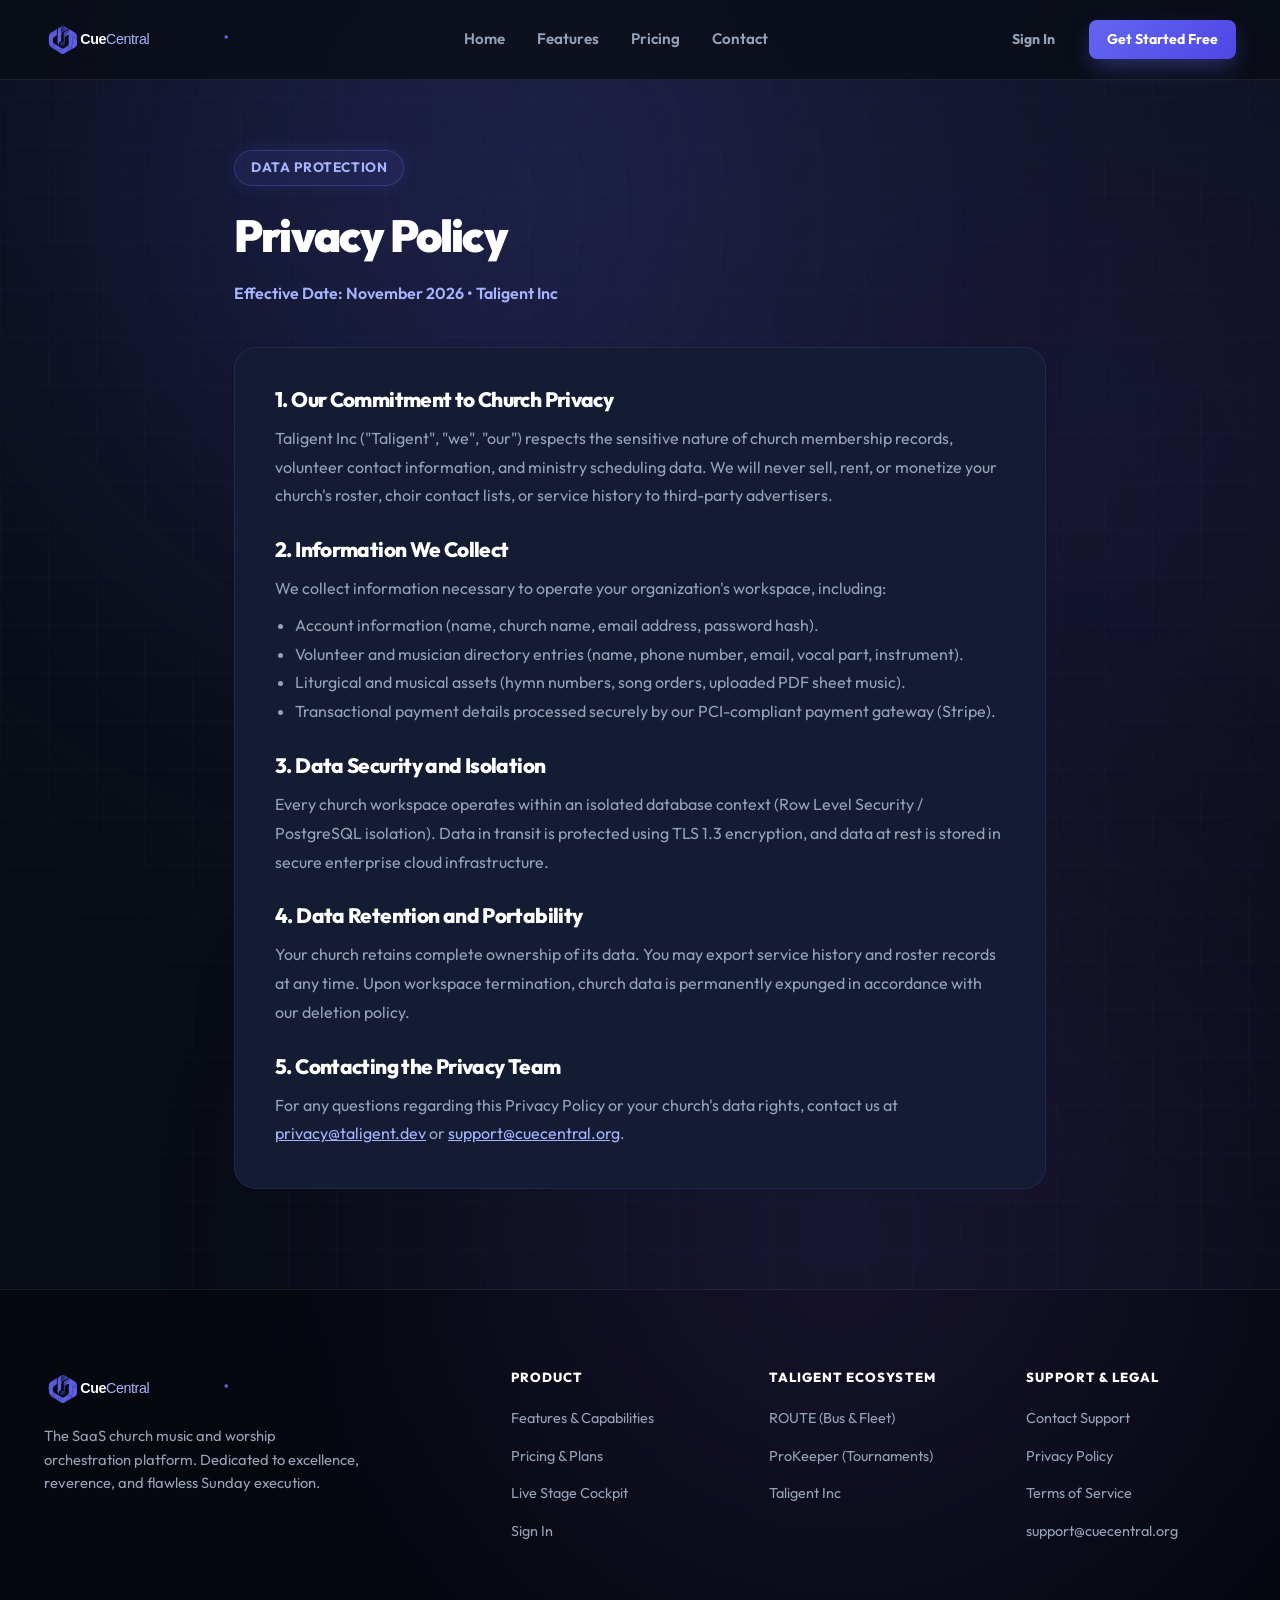
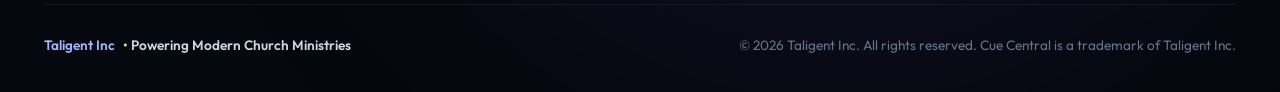
<file: privacy/index.html>
<!DOCTYPE html>
<html lang="en">
<head>
    <meta charset="UTF-8">
    <meta name="viewport" content="width=device-width, initial-scale=1.0">
    <title>Privacy Policy - Cue Central</title>
    <meta name="description" content="Privacy Policy for Cue Central. Protecting church member records, volunteer rosters, and organizational worship planning data.">

    <link rel="canonical" href="https://cuecentral.org/privacy/">
    <link rel="icon" type="image/svg+xml" href="../icons/favicon.svg">
    <link rel="apple-touch-icon" href="../apple-touch-icon.png">

    <link rel="preconnect" href="https://fonts.googleapis.com">
    <link rel="preconnect" href="https://fonts.gstatic.com" crossorigin>
    <link href="https://fonts.googleapis.com/css2?family=Outfit:wght@300;400;500;600;700;800;900&display=swap" rel="stylesheet">

    <link rel="stylesheet" href="../css/style.css">
</head>
<body>

    <div class="ambient-glow glow-top-left"></div>
    <div class="ambient-glow glow-bottom-right"></div>

    <!-- Navigation Bar -->
    <header class="navbar">
        <div class="container nav-content">
            <a href="../" class="brand-logo" aria-label="Cue Central Home">
                <img src="../images/logos/logo-horizontal-white.svg" alt="Cue Central Logo" height="38">
            </a>

            <nav class="nav-links">
                <a href="../">Home</a>
                <a href="../features/">Features</a>
                <a href="../pricing/">Pricing</a>
                <a href="../contact/">Contact</a>
            </nav>

            <div class="nav-actions">
                <a href="https://app.cuecentral.org/login" class="btn btn-ghost btn-sm">Sign In</a>
                <a href="https://app.cuecentral.org/register" class="btn btn-primary btn-sm">Get Started Free</a>
            </div>

            <button class="mobile-toggle" aria-label="Toggle navigation menu">
                <svg width="24" height="24" viewBox="0 0 24 24" fill="none" stroke="currentColor" stroke-width="2"><path d="M4 6h16M4 12h16M4 18h16"/></svg>
            </button>
        </div>
    </header>

    <!-- Mobile Drawer -->
    <div class="mobile-drawer">
        <nav class="nav-links">
            <a href="../">Home</a>
            <a href="../features/">Features</a>
            <a href="../pricing/">Pricing</a>
            <a href="../contact/">Contact</a>
            <a href="https://app.cuecentral.org/login">Sign In</a>
        </nav>
        <a href="https://app.cuecentral.org/register" class="btn btn-primary" style="width: 100%;">Get Started Free</a>
    </div>

    <!-- Content -->
    <section class="section" style="padding-top: 150px;">
        <div class="container" style="max-width: 860px;">
            <div class="badge-pill">Data Protection</div>
            <h1 class="hero-title" style="text-align: left; font-size: 2.8rem; margin-bottom: 20px;">
                Privacy Policy
            </h1>
            <p style="color: var(--color-brand-indigo-light); font-weight: 600; margin-bottom: 40px;">
                Effective Date: November 2026 • Taligent Inc
            </p>

            <div style="background: var(--color-surface-card); border: 1px solid var(--color-border); border-radius: var(--radius-lg); padding: 40px; color: var(--color-text-body); line-height: 1.8; display: flex; flex-direction: column; gap: 28px;">
                <div>
                    <h3 style="color: #ffffff; font-size: 1.3rem; margin-bottom: 12px;">1. Our Commitment to Church Privacy</h3>
                    <p>
                        Taligent Inc ("Taligent", "we", "our") respects the sensitive nature of church membership records, volunteer contact information, and ministry scheduling data. We will never sell, rent, or monetize your church's roster, choir contact lists, or service history to third-party advertisers.
                    </p>
                </div>

                <div>
                    <h3 style="color: #ffffff; font-size: 1.3rem; margin-bottom: 12px;">2. Information We Collect</h3>
                    <p>
                        We collect information necessary to operate your organization's workspace, including:
                    </p>
                    <ul style="padding-left: 20px; margin-top: 8px;">
                        <li>Account information (name, church name, email address, password hash).</li>
                        <li>Volunteer and musician directory entries (name, phone number, email, vocal part, instrument).</li>
                        <li>Liturgical and musical assets (hymn numbers, song orders, uploaded PDF sheet music).</li>
                        <li>Transactional payment details processed securely by our PCI-compliant payment gateway (Stripe).</li>
                    </ul>
                </div>

                <div>
                    <h3 style="color: #ffffff; font-size: 1.3rem; margin-bottom: 12px;">3. Data Security and Isolation</h3>
                    <p>
                        Every church workspace operates within an isolated database context (Row Level Security / PostgreSQL isolation). Data in transit is protected using TLS 1.3 encryption, and data at rest is stored in secure enterprise cloud infrastructure.
                    </p>
                </div>

                <div>
                    <h3 style="color: #ffffff; font-size: 1.3rem; margin-bottom: 12px;">4. Data Retention and Portability</h3>
                    <p>
                        Your church retains complete ownership of its data. You may export service history and roster records at any time. Upon workspace termination, church data is permanently expunged in accordance with our deletion policy.
                    </p>
                </div>

                <div>
                    <h3 style="color: #ffffff; font-size: 1.3rem; margin-bottom: 12px;">5. Contacting the Privacy Team</h3>
                    <p>
                        For any questions regarding this Privacy Policy or your church's data rights, contact us at <a href="mailto:privacy@taligent.dev" style="color: var(--color-brand-indigo-light);">privacy@taligent.dev</a> or <a href="mailto:support@cuecentral.org" style="color: var(--color-brand-indigo-light);">support@cuecentral.org</a>.
                    </p>
                </div>
            </div>
        </div>
    </section>

    <!-- Footer -->
    <footer class="footer">
        <div class="container">
            <div class="footer-top">
                <div class="footer-brand">
                    <a href="../" class="brand-logo">
                        <img src="../images/logos/logo-horizontal-white.svg" alt="Cue Central Logo" height="34">
                    </a>
                    <p>
                        The SaaS church music and worship orchestration platform. Dedicated to excellence, reverence, and flawless Sunday execution.
                    </p>
                </div>

                <div>
                    <h4 class="footer-heading">Product</h4>
                    <ul class="footer-links">
                        <li><a href="../features/">Features &amp; Capabilities</a></li>
                        <li><a href="../pricing/">Pricing &amp; Plans</a></li>
                        <li><a href="../#cockpit-demo">Live Stage Cockpit</a></li>
                        <li><a href="https://app.cuecentral.org/login">Sign In</a></li>
                    </ul>
                </div>

                <div>
                    <h4 class="footer-heading">Taligent Ecosystem</h4>
                    <ul class="footer-links">
                        <li><a href="https://routeapp.org" target="_blank" rel="noopener">ROUTE (Bus &amp; Fleet)</a></li>
                        <li><a href="https://prokeeper.org" target="_blank" rel="noopener">ProKeeper (Tournaments)</a></li>
                        <li><a href="https://taligent.dev" target="_blank" rel="noopener">Taligent Inc</a></li>
                    </ul>
                </div>

                <div>
                    <h4 class="footer-heading">Support &amp; Legal</h4>
                    <ul class="footer-links">
                        <li><a href="../contact/">Contact Support</a></li>
                        <li><a href="./">Privacy Policy</a></li>
                        <li><a href="../terms/">Terms of Service</a></li>
                        <li><a href="mailto:support@cuecentral.org">support@cuecentral.org</a></li>
                    </ul>
                </div>
            </div>

            <div class="footer-bottom">
                <div class="taligent-badge">
                    <span>Taligent Inc</span> • Powering Modern Church Ministries
                </div>
                <div>
                    &copy; 2026 Taligent Inc. All rights reserved. Cue Central is a trademark of Taligent Inc.
                </div>
            </div>
        </div>
    </footer>

    <script src="../js/main.js"></script>
</body>
</html>
</file>
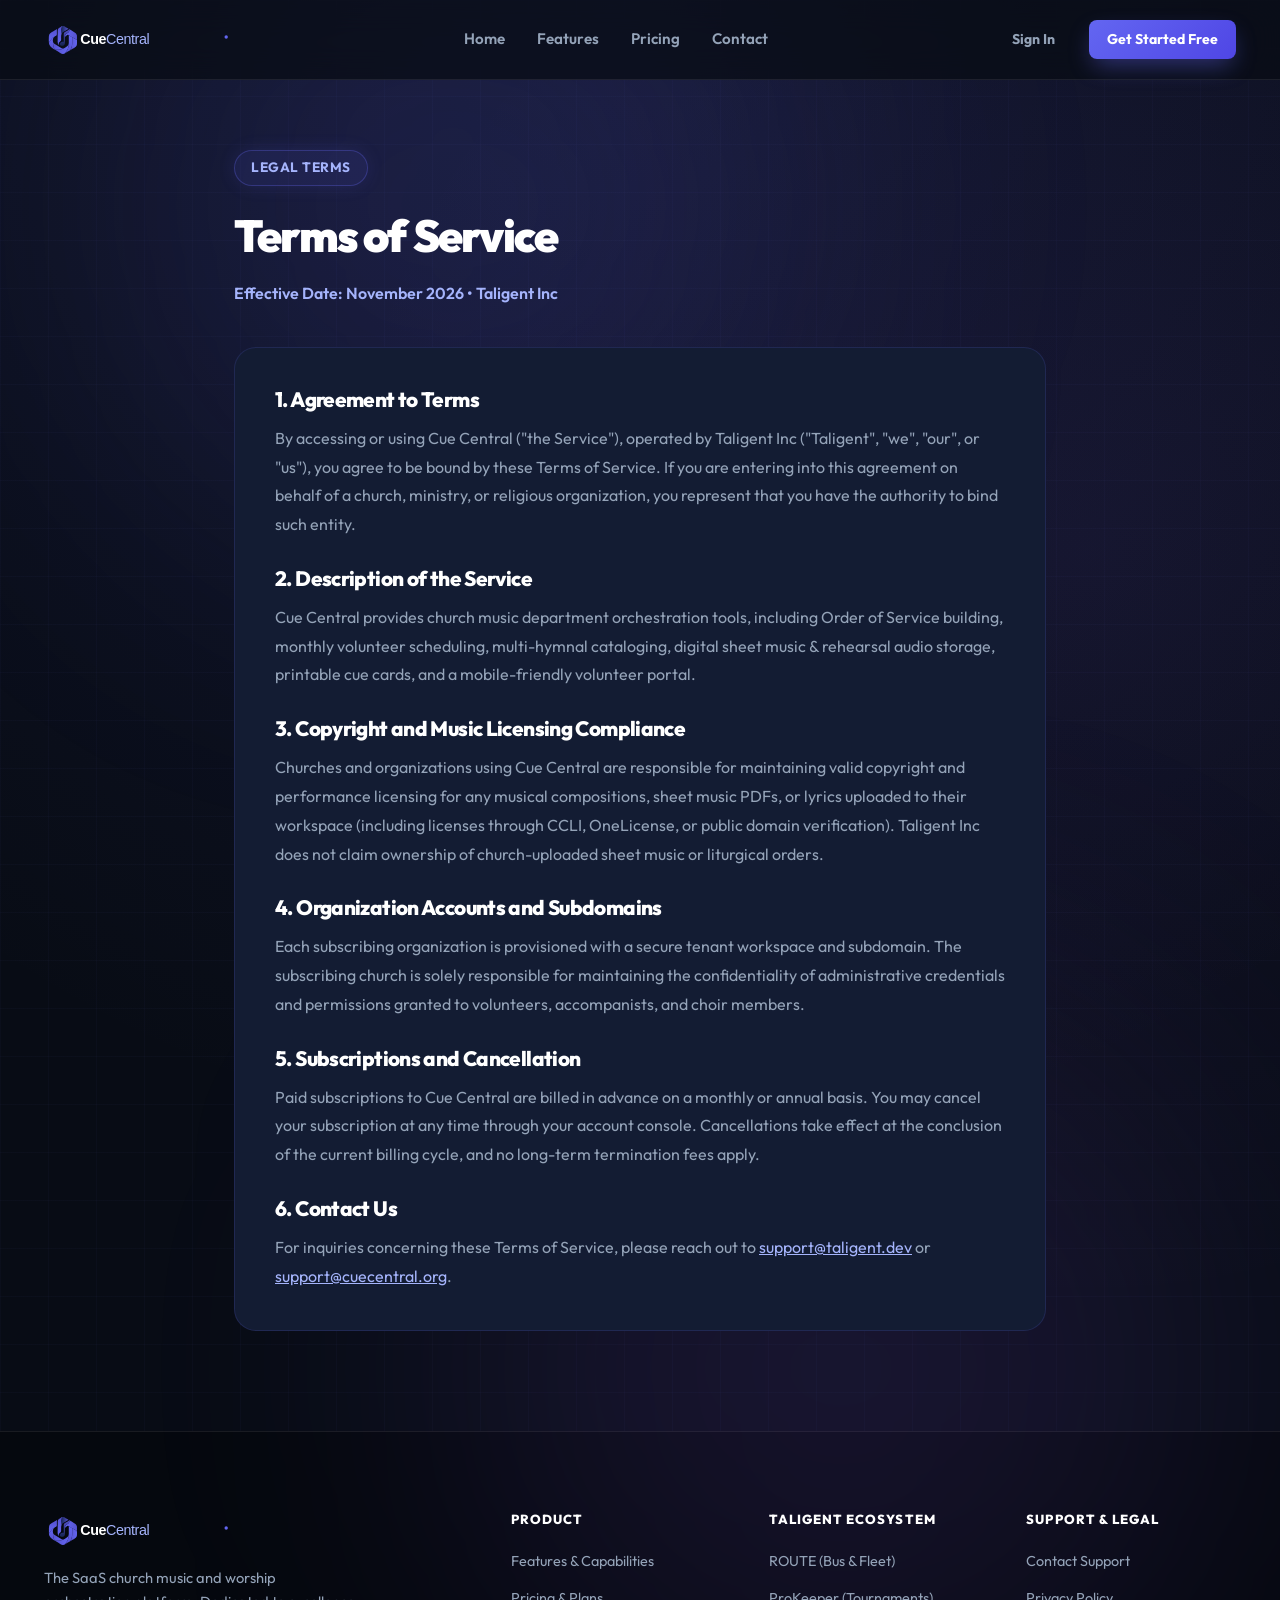
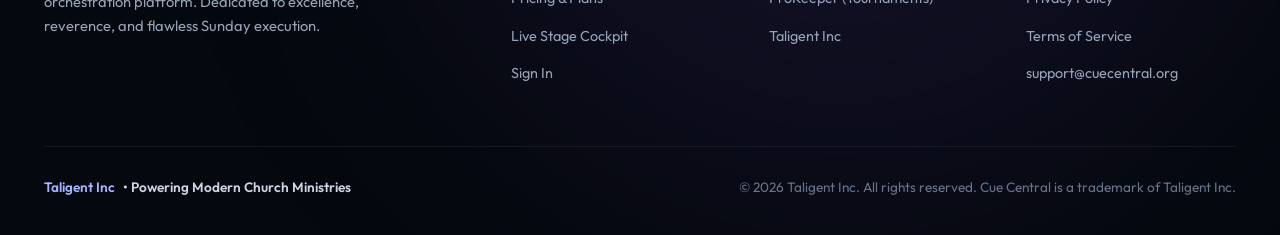
<file: terms/index.html>
<!DOCTYPE html>
<html lang="en">
<head>
    <meta charset="UTF-8">
    <meta name="viewport" content="width=device-width, initial-scale=1.0">
    <title>Terms of Service - Cue Central</title>
    <meta name="description" content="Terms of Service for Cue Central church music and worship orchestration platform. Rights, warranties, church data protections, and subscriptions.">

    <link rel="canonical" href="https://cuecentral.org/terms/">
    <link rel="icon" type="image/svg+xml" href="../icons/favicon.svg">
    <link rel="apple-touch-icon" href="../apple-touch-icon.png">

    <link rel="preconnect" href="https://fonts.googleapis.com">
    <link rel="preconnect" href="https://fonts.gstatic.com" crossorigin>
    <link href="https://fonts.googleapis.com/css2?family=Outfit:wght@300;400;500;600;700;800;900&display=swap" rel="stylesheet">

    <link rel="stylesheet" href="../css/style.css">
</head>
<body>

    <div class="ambient-glow glow-top-left"></div>
    <div class="ambient-glow glow-bottom-right"></div>

    <!-- Navigation Bar -->
    <header class="navbar">
        <div class="container nav-content">
            <a href="../" class="brand-logo" aria-label="Cue Central Home">
                <img src="../images/logos/logo-horizontal-white.svg" alt="Cue Central Logo" height="38">
            </a>

            <nav class="nav-links">
                <a href="../">Home</a>
                <a href="../features/">Features</a>
                <a href="../pricing/">Pricing</a>
                <a href="../contact/">Contact</a>
            </nav>

            <div class="nav-actions">
                <a href="https://app.cuecentral.org/login" class="btn btn-ghost btn-sm">Sign In</a>
                <a href="https://app.cuecentral.org/register" class="btn btn-primary btn-sm">Get Started Free</a>
            </div>

            <button class="mobile-toggle" aria-label="Toggle navigation menu">
                <svg width="24" height="24" viewBox="0 0 24 24" fill="none" stroke="currentColor" stroke-width="2"><path d="M4 6h16M4 12h16M4 18h16"/></svg>
            </button>
        </div>
    </header>

    <!-- Mobile Drawer -->
    <div class="mobile-drawer">
        <nav class="nav-links">
            <a href="../">Home</a>
            <a href="../features/">Features</a>
            <a href="../pricing/">Pricing</a>
            <a href="../contact/">Contact</a>
            <a href="https://app.cuecentral.org/login">Sign In</a>
        </nav>
        <a href="https://app.cuecentral.org/register" class="btn btn-primary" style="width: 100%;">Get Started Free</a>
    </div>

    <!-- Content -->
    <section class="section" style="padding-top: 150px;">
        <div class="container" style="max-width: 860px;">
            <div class="badge-pill">Legal Terms</div>
            <h1 class="hero-title" style="text-align: left; font-size: 2.8rem; margin-bottom: 20px;">
                Terms of Service
            </h1>
            <p style="color: var(--color-brand-indigo-light); font-weight: 600; margin-bottom: 40px;">
                Effective Date: November 2026 • Taligent Inc
            </p>

            <div style="background: var(--color-surface-card); border: 1px solid var(--color-border); border-radius: var(--radius-lg); padding: 40px; color: var(--color-text-body); line-height: 1.8; display: flex; flex-direction: column; gap: 28px;">
                <div>
                    <h3 style="color: #ffffff; font-size: 1.3rem; margin-bottom: 12px;">1. Agreement to Terms</h3>
                    <p>
                        By accessing or using Cue Central ("the Service"), operated by Taligent Inc ("Taligent", "we", "our", or "us"), you agree to be bound by these Terms of Service. If you are entering into this agreement on behalf of a church, ministry, or religious organization, you represent that you have the authority to bind such entity.
                    </p>
                </div>

                <div>
                    <h3 style="color: #ffffff; font-size: 1.3rem; margin-bottom: 12px;">2. Description of the Service</h3>
                    <p>
                        Cue Central provides church music department orchestration tools, including Order of Service building, monthly volunteer scheduling, multi-hymnal cataloging, digital sheet music &amp; rehearsal audio storage, printable cue cards, and a mobile-friendly volunteer portal.
                    </p>
                </div>

                <div>
                    <h3 style="color: #ffffff; font-size: 1.3rem; margin-bottom: 12px;">3. Copyright and Music Licensing Compliance</h3>
                    <p>
                        Churches and organizations using Cue Central are responsible for maintaining valid copyright and performance licensing for any musical compositions, sheet music PDFs, or lyrics uploaded to their workspace (including licenses through CCLI, OneLicense, or public domain verification). Taligent Inc does not claim ownership of church-uploaded sheet music or liturgical orders.
                    </p>
                </div>

                <div>
                    <h3 style="color: #ffffff; font-size: 1.3rem; margin-bottom: 12px;">4. Organization Accounts and Subdomains</h3>
                    <p>
                        Each subscribing organization is provisioned with a secure tenant workspace and subdomain. The subscribing church is solely responsible for maintaining the confidentiality of administrative credentials and permissions granted to volunteers, accompanists, and choir members.
                    </p>
                </div>

                <div>
                    <h3 style="color: #ffffff; font-size: 1.3rem; margin-bottom: 12px;">5. Subscriptions and Cancellation</h3>
                    <p>
                        Paid subscriptions to Cue Central are billed in advance on a monthly or annual basis. You may cancel your subscription at any time through your account console. Cancellations take effect at the conclusion of the current billing cycle, and no long-term termination fees apply.
                    </p>
                </div>

                <div>
                    <h3 style="color: #ffffff; font-size: 1.3rem; margin-bottom: 12px;">6. Contact Us</h3>
                    <p>
                        For inquiries concerning these Terms of Service, please reach out to <a href="mailto:support@taligent.dev" style="color: var(--color-brand-indigo-light);">support@taligent.dev</a> or <a href="mailto:support@cuecentral.org" style="color: var(--color-brand-indigo-light);">support@cuecentral.org</a>.
                    </p>
                </div>
            </div>
        </div>
    </section>

    <!-- Footer -->
    <footer class="footer">
        <div class="container">
            <div class="footer-top">
                <div class="footer-brand">
                    <a href="../" class="brand-logo">
                        <img src="../images/logos/logo-horizontal-white.svg" alt="Cue Central Logo" height="34">
                    </a>
                    <p>
                        The SaaS church music and worship orchestration platform. Dedicated to excellence, reverence, and flawless Sunday execution.
                    </p>
                </div>

                <div>
                    <h4 class="footer-heading">Product</h4>
                    <ul class="footer-links">
                        <li><a href="../features/">Features &amp; Capabilities</a></li>
                        <li><a href="../pricing/">Pricing &amp; Plans</a></li>
                        <li><a href="../#cockpit-demo">Live Stage Cockpit</a></li>
                        <li><a href="https://app.cuecentral.org/login">Sign In</a></li>
                    </ul>
                </div>

                <div>
                    <h4 class="footer-heading">Taligent Ecosystem</h4>
                    <ul class="footer-links">
                        <li><a href="https://routeapp.org" target="_blank" rel="noopener">ROUTE (Bus &amp; Fleet)</a></li>
                        <li><a href="https://prokeeper.org" target="_blank" rel="noopener">ProKeeper (Tournaments)</a></li>
                        <li><a href="https://taligent.dev" target="_blank" rel="noopener">Taligent Inc</a></li>
                    </ul>
                </div>

                <div>
                    <h4 class="footer-heading">Support &amp; Legal</h4>
                    <ul class="footer-links">
                        <li><a href="../contact/">Contact Support</a></li>
                        <li><a href="../privacy/">Privacy Policy</a></li>
                        <li><a href="./">Terms of Service</a></li>
                        <li><a href="mailto:support@cuecentral.org">support@cuecentral.org</a></li>
                    </ul>
                </div>
            </div>

            <div class="footer-bottom">
                <div class="taligent-badge">
                    <span>Taligent Inc</span> • Powering Modern Church Ministries
                </div>
                <div>
                    &copy; 2026 Taligent Inc. All rights reserved. Cue Central is a trademark of Taligent Inc.
                </div>
            </div>
        </div>
    </footer>

    <script src="../js/main.js"></script>
</body>
</html>
</file>
<file: css/style.css>
/* ==========================================================================
   Cue Central - Master Stylesheet
   SaaS Church Music & Worship Orchestration Platform
   Brand Aesthetics: Midnight Obsidian (#090d16), Electric Indigo (#6366f1), Violet (#8b5cf6)
   Taligent Inc - Company Architecture
   ========================================================================== */

:root {
    --color-midnight: #080c15;
    --color-surface-navy: #0e1526;
    --color-surface-card: #131c33;
    --color-surface-card-subtle: rgba(19, 28, 51, 0.7);
    --color-surface-hover: #1a2744;
    --color-surface-light: #ffffff;
    
    --color-border: rgba(99, 102, 241, 0.16);
    --color-border-glow: rgba(99, 102, 241, 0.45);
    --color-border-subtle: rgba(255, 255, 255, 0.08);

    --color-brand-indigo: #6366f1;
    --color-brand-indigo-light: #a5b4fc;
    --color-brand-indigo-dark: #4f46e5;
    --color-brand-purple: #8b5cf6;
    --color-brand-violet: #a855f7;
    --color-brand-cyan: #06b6d4;
    --color-brand-emerald: #10b981;
    --color-brand-amber: #f59e0b;
    --color-brand-rose: #f43f5e;

    --color-text-white: #ffffff;
    --color-text-body: #94a3b8;
    --color-text-muted: #64748b;
    --color-text-light: #cbd5e1;

    --font-main: 'Outfit', -apple-system, BlinkMacSystemFont, "Segoe UI", Roboto, sans-serif;
    --font-mono: ui-monospace, SFMono-Regular, Menlo, Monaco, Consolas, monospace;

    --radius-sm: 8px;
    --radius-md: 14px;
    --radius-lg: 22px;
    --radius-xl: 32px;
    --radius-full: 9999px;

    --shadow-glow: 0 0 35px -5px rgba(99, 102, 241, 0.3);
    --shadow-glow-purple: 0 0 35px -5px rgba(139, 92, 246, 0.3);
    --shadow-card: 0 20px 40px -15px rgba(0, 0, 0, 0.55);
    
    --transition-fast: 0.2s cubic-bezier(0.4, 0, 0.2, 1);
    --transition-normal: 0.35s cubic-bezier(0.16, 1, 0.3, 1);
    --transition-bounce: 0.5s cubic-bezier(0.34, 1.56, 0.64, 1);
}

/* Base & Reset */
*, *::before, *::after {
    box-sizing: border-box;
    margin: 0;
    padding: 0;
}

html {
    scroll-behavior: smooth;
    font-family: var(--font-main);
    background-color: var(--color-midnight);
    color: var(--color-text-white);
    line-height: 1.6;
    -webkit-font-smoothing: antialiased;
    -moz-osx-font-smoothing: grayscale;
}

body {
    min-height: 100vh;
    overflow-x: hidden;
    position: relative;
    background-color: var(--color-midnight);
    background-image: 
        radial-gradient(circle at 50% 0%, rgba(99, 102, 241, 0.12) 0%, transparent 60%),
        radial-gradient(circle at 85% 30%, rgba(139, 92, 246, 0.08) 0%, transparent 45%),
        linear-gradient(rgba(99, 102, 241, 0.03) 1px, transparent 1px),
        linear-gradient(90deg, rgba(99, 102, 241, 0.03) 1px, transparent 1px);
    background-size: 100% 100%, 100% 100%, 48px 48px, 48px 48px;
}

/* Custom Selection */
::selection {
    background: var(--color-brand-indigo);
    color: #ffffff;
}

/* Ambient Background Glows */
.ambient-glow {
    position: absolute;
    border-radius: 50%;
    filter: blur(140px);
    pointer-events: none;
    z-index: 0;
}

.glow-top-left {
    top: -120px;
    left: 10%;
    width: 650px;
    height: 650px;
    background: rgba(99, 102, 241, 0.15);
}

.glow-bottom-right {
    bottom: 5%;
    right: 5%;
    width: 750px;
    height: 750px;
    background: rgba(139, 92, 246, 0.12);
}

.glow-center {
    top: 40%;
    left: 30%;
    width: 500px;
    height: 500px;
    background: rgba(6, 182, 212, 0.06);
}

/* Layout Utilities */
.container {
    width: 100%;
    max-width: 1240px;
    margin: 0 auto;
    padding: 0 24px;
    position: relative;
    z-index: 1;
}

.section {
    padding: 100px 0;
    position: relative;
    z-index: 1;
}

.section-tight {
    padding: 60px 0;
}

/* Typography Helpers */
h1, h2, h3, h4, h5, h6 {
    font-weight: 800;
    line-height: 1.15;
    letter-spacing: -0.03em;
    color: var(--color-text-white);
}

.gradient-text {
    background: linear-gradient(135deg, #ffffff 15%, var(--color-brand-indigo-light) 60%, var(--color-brand-purple) 100%);
    -webkit-background-clip: text;
    -webkit-text-fill-color: transparent;
}

.gradient-indigo-cyan {
    background: linear-gradient(135deg, #a5b4fc 0%, #818cf8 40%, #38bdf8 100%);
    -webkit-background-clip: text;
    -webkit-text-fill-color: transparent;
}

p.lead {
    font-size: 1.25rem;
    font-weight: 400;
    color: var(--color-text-body);
    line-height: 1.7;
    max-width: 680px;
}

.text-center { text-align: center; }
.mx-auto { margin-left: auto; margin-right: auto; }

/* Eyebrow Badge */
.badge-pill {
    display: inline-flex;
    align-items: center;
    gap: 8px;
    padding: 6px 16px;
    background: rgba(99, 102, 241, 0.1);
    border: 1px solid rgba(99, 102, 241, 0.3);
    border-radius: var(--radius-full);
    color: var(--color-brand-indigo-light);
    font-size: 0.85rem;
    font-weight: 700;
    letter-spacing: 0.04em;
    text-transform: uppercase;
    margin-bottom: 24px;
    box-shadow: 0 0 20px -3px rgba(99, 102, 241, 0.2);
}

.badge-dot {
    width: 8px;
    height: 8px;
    border-radius: 50%;
    background-color: var(--color-brand-indigo);
    box-shadow: 0 0 10px var(--color-brand-indigo);
    animation: pulseDot 2s infinite;
}

@keyframes pulseDot {
    0%, 100% { opacity: 1; transform: scale(1); }
    50% { opacity: 0.4; transform: scale(0.85); }
}

/* Buttons */
.btn {
    display: inline-flex;
    align-items: center;
    justify-content: center;
    gap: 10px;
    padding: 14px 28px;
    font-size: 1rem;
    font-weight: 700;
    border-radius: var(--radius-md);
    text-decoration: none;
    transition: all var(--transition-normal);
    cursor: pointer;
    border: none;
    white-space: nowrap;
}

.btn-primary {
    background: linear-gradient(135deg, var(--color-brand-indigo) 0%, var(--color-brand-indigo-dark) 100%);
    color: #ffffff;
    box-shadow: 0 10px 25px -5px rgba(99, 102, 241, 0.45);
    position: relative;
    overflow: hidden;
}

.btn-primary::after {
    content: '';
    position: absolute;
    top: 0;
    left: -100%;
    width: 100%;
    height: 100%;
    background: linear-gradient(90deg, transparent, rgba(255, 255, 255, 0.2), transparent);
    transition: left 0.6s ease;
}

.btn-primary:hover {
    transform: translateY(-2px);
    box-shadow: 0 15px 35px -5px rgba(99, 102, 241, 0.6);
}

.btn-primary:hover::after {
    left: 100%;
}

.btn-secondary {
    background: rgba(255, 255, 255, 0.06);
    color: #ffffff;
    border: 1px solid var(--color-border);
    backdrop-filter: blur(10px);
}

.btn-secondary:hover {
    background: rgba(255, 255, 255, 0.12);
    border-color: var(--color-brand-indigo-light);
    transform: translateY(-2px);
    color: #ffffff;
}

.btn-ghost {
    background: transparent;
    color: var(--color-text-body);
}

.btn-ghost:hover {
    color: var(--color-text-white);
}

.btn-sm {
    padding: 8px 18px;
    font-size: 0.88rem;
    border-radius: var(--radius-sm);
}

.btn-lg {
    padding: 18px 36px;
    font-size: 1.1rem;
    border-radius: var(--radius-md);
}

.btn-icon {
    width: 18px;
    height: 18px;
    stroke-width: 2.5;
    transition: transform var(--transition-fast);
}

.btn:hover .btn-icon {
    transform: translateX(3px);
}

/* ==========================================================================
   Navigation Bar
   ========================================================================== */
.navbar {
    position: fixed;
    top: 0;
    left: 0;
    right: 0;
    height: 80px;
    z-index: 100;
    transition: all var(--transition-normal);
    background: rgba(8, 12, 21, 0.75);
    backdrop-filter: blur(16px);
    -webkit-backdrop-filter: blur(16px);
    border-bottom: 1px solid var(--color-border-subtle);
}

.navbar.scrolled {
    background: rgba(8, 12, 21, 0.92);
    border-bottom: 1px solid var(--color-border);
    box-shadow: 0 10px 30px rgba(0, 0, 0, 0.3);
}

.nav-content {
    display: flex;
    align-items: center;
    justify-content: space-between;
    height: 100%;
}

.brand-logo {
    display: flex;
    align-items: center;
    gap: 12px;
    text-decoration: none;
}

.brand-logo img {
    height: 38px;
    width: auto;
}

.nav-links {
    display: flex;
    align-items: center;
    gap: 32px;
}

.nav-links a {
    color: var(--color-text-body);
    font-size: 0.95rem;
    font-weight: 600;
    text-decoration: none;
    transition: color var(--transition-fast);
    position: relative;
}

.nav-links a:hover,
.nav-links a.active {
    color: #ffffff;
}

.nav-links a.active::after {
    content: '';
    position: absolute;
    bottom: -6px;
    left: 0;
    right: 0;
    height: 2px;
    background: var(--color-brand-indigo);
    border-radius: 2px;
    box-shadow: 0 0 8px var(--color-brand-indigo);
}

.nav-actions {
    display: flex;
    align-items: center;
    gap: 16px;
}

.mobile-toggle {
    display: none;
    background: transparent;
    border: 1px solid var(--color-border);
    color: #ffffff;
    width: 42px;
    height: 42px;
    border-radius: var(--radius-sm);
    cursor: pointer;
    align-items: center;
    justify-content: center;
}

/* Mobile Drawer */
.mobile-drawer {
    display: none;
    position: fixed;
    top: 80px;
    left: 0;
    right: 0;
    background: rgba(8, 12, 21, 0.98);
    backdrop-filter: blur(20px);
    border-bottom: 1px solid var(--color-border);
    padding: 24px;
    z-index: 99;
    flex-direction: column;
    gap: 20px;
    transform: translateY(-10px);
    opacity: 0;
    transition: all var(--transition-normal);
    pointer-events: none;
}

.mobile-drawer.open {
    display: flex;
    transform: translateY(0);
    opacity: 1;
    pointer-events: auto;
}

.mobile-drawer .nav-links {
    flex-direction: column;
    align-items: flex-start;
    gap: 18px;
    width: 100%;
}

.mobile-drawer .nav-links a {
    font-size: 1.15rem;
    width: 100%;
    padding: 8px 0;
}

/* ==========================================================================
   Hero Section
   ========================================================================== */
.hero {
    padding-top: 170px;
    padding-bottom: 110px;
    text-align: center;
    position: relative;
    overflow: hidden;
}

.hero-title {
    font-size: clamp(2.5rem, 6vw, 4.5rem);
    margin-bottom: 24px;
    font-weight: 900;
    letter-spacing: -0.04em;
}

.hero-subtitle {
    font-size: clamp(1.1rem, 2vw, 1.35rem);
    color: var(--color-text-body);
    max-width: 740px;
    margin: 0 auto 40px auto;
    font-weight: 400;
    line-height: 1.65;
}

.hero-actions {
    display: flex;
    align-items: center;
    justify-content: center;
    gap: 18px;
    margin-bottom: 50px;
    flex-wrap: wrap;
}

/* Trust Ticker */
.trust-strip {
    display: flex;
    align-items: center;
    justify-content: center;
    gap: 28px;
    font-size: 0.88rem;
    color: var(--color-text-muted);
    font-weight: 500;
    margin-bottom: 60px;
    flex-wrap: wrap;
}

.trust-item {
    display: flex;
    align-items: center;
    gap: 8px;
}

.trust-item svg {
    width: 16px;
    height: 16px;
    color: var(--color-brand-emerald);
}

/* Hero Cockpit / Live Preview */
.cockpit-wrapper {
    position: relative;
    max-width: 1120px;
    margin: 0 auto;
    border-radius: var(--radius-xl);
    padding: 10px;
    background: linear-gradient(180deg, rgba(99, 102, 241, 0.4) 0%, rgba(139, 92, 246, 0.1) 40%, rgba(19, 28, 51, 0.8) 100%);
    box-shadow: 0 30px 100px -20px rgba(99, 102, 241, 0.35);
}

.cockpit-frame {
    background: var(--color-surface-navy);
    border-radius: calc(var(--radius-xl) - 6px);
    overflow: hidden;
    border: 1px solid var(--color-border);
    box-shadow: var(--shadow-card);
}

.cockpit-header {
    background: rgba(8, 12, 21, 0.8);
    padding: 16px 24px;
    display: flex;
    align-items: center;
    justify-content: space-between;
    border-bottom: 1px solid var(--color-border-subtle);
}

.cockpit-dots {
    display: flex;
    gap: 8px;
}

.cockpit-dot {
    width: 11px;
    height: 11px;
    border-radius: 50%;
}

.dot-red { background: #ef4444; }
.dot-yellow { background: #f59e0b; }
.dot-green { background: #10b981; }

.cockpit-title-bar {
    font-size: 0.85rem;
    font-family: var(--font-mono);
    color: var(--color-text-body);
    display: flex;
    align-items: center;
    gap: 8px;
}

.cockpit-badge-live {
    background: rgba(239, 68, 68, 0.15);
    color: #ef4444;
    border: 1px solid rgba(239, 68, 68, 0.3);
    padding: 2px 8px;
    border-radius: var(--radius-full);
    font-size: 0.72rem;
    font-weight: 700;
    display: inline-flex;
    align-items: center;
    gap: 4px;
}

.cockpit-badge-live::before {
    content: '';
    width: 6px;
    height: 6px;
    border-radius: 50%;
    background: #ef4444;
    animation: pulseDot 1.5s infinite;
}

/* Cockpit Inner Workspace */
.cockpit-body {
    display: grid;
    grid-template-columns: 320px 1fr 280px;
    min-height: 480px;
    background: #090e1a;
    text-align: left;
}

/* Cockpit Left: Service Timeline */
.cockpit-timeline {
    border-right: 1px solid var(--color-border-subtle);
    padding: 20px;
    background: rgba(14, 21, 38, 0.5);
    display: flex;
    flex-direction: column;
    gap: 12px;
}

.timeline-header {
    font-size: 0.78rem;
    font-weight: 800;
    text-transform: uppercase;
    letter-spacing: 0.08em;
    color: var(--color-text-muted);
    margin-bottom: 4px;
    display: flex;
    justify-content: space-between;
}

.timeline-item {
    padding: 12px 14px;
    border-radius: var(--radius-sm);
    background: rgba(255, 255, 255, 0.03);
    border: 1px solid transparent;
    cursor: pointer;
    transition: all var(--transition-fast);
    display: flex;
    align-items: center;
    gap: 12px;
}

.timeline-item:hover {
    background: rgba(255, 255, 255, 0.06);
    border-color: var(--color-border);
}

.timeline-item.active {
    background: rgba(99, 102, 241, 0.15);
    border-color: var(--color-brand-indigo);
    box-shadow: 0 4px 15px -3px rgba(99, 102, 241, 0.3);
}

.timeline-time {
    font-size: 0.75rem;
    font-family: var(--font-mono);
    color: var(--color-brand-indigo-light);
    font-weight: 600;
}

.timeline-info h5 {
    font-size: 0.9rem;
    font-weight: 700;
    color: #ffffff;
    margin-bottom: 2px;
}

.timeline-info p {
    font-size: 0.75rem;
    color: var(--color-text-muted);
}

/* Cockpit Center: Live Prompter / Stage View */
.cockpit-stage {
    padding: 24px;
    display: flex;
    flex-direction: column;
    justify-content: space-between;
    background: radial-gradient(circle at 50% 30%, rgba(99, 102, 241, 0.06) 0%, transparent 70%);
}

.stage-top-meta {
    display: flex;
    justify-content: space-between;
    align-items: center;
    padding-bottom: 16px;
    border-bottom: 1px solid var(--color-border-subtle);
}

.stage-song-title {
    font-size: 1.4rem;
    font-weight: 800;
    color: #ffffff;
}

.stage-song-details {
    font-size: 0.85rem;
    color: var(--color-brand-indigo-light);
    display: flex;
    gap: 14px;
}

.stage-prompter-display {
    padding: 30px 20px;
    text-align: center;
    display: flex;
    flex-direction: column;
    gap: 14px;
}

.prompter-stanza {
    font-size: 1.45rem;
    font-weight: 800;
    line-height: 1.4;
    color: #ffffff;
    letter-spacing: -0.01em;
}

.prompter-cue-line {
    font-size: 0.95rem;
    font-weight: 600;
    color: var(--color-brand-indigo-light);
    background: rgba(99, 102, 241, 0.12);
    display: inline-block;
    margin: 0 auto;
    padding: 6px 18px;
    border-radius: var(--radius-full);
    border: 1px dashed rgba(99, 102, 241, 0.35);
}

.stage-bottom-controls {
    display: flex;
    justify-content: space-between;
    align-items: center;
    padding-top: 16px;
    border-top: 1px solid var(--color-border-subtle);
}

.stage-timer {
    font-family: var(--font-mono);
    font-size: 1.3rem;
    font-weight: 700;
    color: var(--color-brand-emerald);
}

/* Cockpit Right: Personnel & Telemetry */
.cockpit-telemetry {
    border-left: 1px solid var(--color-border-subtle);
    padding: 20px;
    background: rgba(14, 21, 38, 0.5);
    display: flex;
    flex-direction: column;
    gap: 18px;
}

.telemetry-card {
    background: rgba(255, 255, 255, 0.03);
    border: 1px solid var(--color-border-subtle);
    border-radius: var(--radius-sm);
    padding: 12px;
}

.telemetry-label {
    font-size: 0.72rem;
    font-weight: 800;
    text-transform: uppercase;
    color: var(--color-text-muted);
    letter-spacing: 0.05em;
    margin-bottom: 6px;
}

.telemetry-value {
    font-size: 1.15rem;
    font-weight: 800;
    color: #ffffff;
}

.roster-pill-list {
    display: flex;
    flex-direction: column;
    gap: 8px;
    margin-top: 8px;
}

.roster-pill {
    display: flex;
    align-items: center;
    justify-content: space-between;
    font-size: 0.78rem;
    color: var(--color-text-light);
    padding: 4px 8px;
    background: rgba(255, 255, 255, 0.04);
    border-radius: 4px;
}

.roster-status {
    width: 6px;
    height: 6px;
    border-radius: 50%;
    background: var(--color-brand-emerald);
}

/* Floating Eye-Catcher Badges */
.hero-float-badge {
    position: absolute;
    background: rgba(19, 28, 51, 0.85);
    backdrop-filter: blur(14px);
    border: 1px solid var(--color-border);
    padding: 12px 20px;
    border-radius: var(--radius-lg);
    display: flex;
    align-items: center;
    gap: 14px;
    box-shadow: 0 15px 35px rgba(0, 0, 0, 0.4);
    z-index: 5;
    animation: floatBadge 6s ease-in-out infinite alternate;
}

.badge-float-left {
    top: -24px;
    left: -20px;
}

.badge-float-right {
    bottom: 30px;
    right: -25px;
    animation-delay: -3s;
}

@keyframes floatBadge {
    0% { transform: translateY(0px); }
    100% { transform: translateY(-12px); }
}

.float-icon {
    width: 40px;
    height: 40px;
    border-radius: var(--radius-md);
    background: linear-gradient(135deg, var(--color-brand-indigo) 0%, var(--color-brand-purple) 100%);
    display: flex;
    align-items: center;
    justify-content: center;
    color: #ffffff;
}

.float-text h6 {
    font-size: 0.95rem;
    font-weight: 800;
    margin-bottom: 2px;
}

.float-text p {
    font-size: 0.78rem;
    color: var(--color-brand-indigo-light);
}

/* ==========================================================================
   Feature Cards & Grid
   ========================================================================== */
.section-header {
    text-align: center;
    max-width: 760px;
    margin: 0 auto 64px auto;
}

.section-header h2 {
    font-size: clamp(2rem, 4vw, 3rem);
    margin-bottom: 18px;
}

.feature-grid {
    display: grid;
    grid-template-columns: repeat(auto-fit, minmax(340px, 1fr));
    gap: 30px;
}

.card {
    background: var(--color-surface-card);
    border: 1px solid var(--color-border);
    border-radius: var(--radius-lg);
    padding: 36px 30px;
    transition: all var(--transition-normal);
    position: relative;
    overflow: hidden;
}

.card::before {
    content: '';
    position: absolute;
    top: 0;
    left: 0;
    right: 0;
    height: 2px;
    background: linear-gradient(90deg, transparent, var(--color-brand-indigo), transparent);
    opacity: 0;
    transition: opacity var(--transition-normal);
}

.card:hover {
    transform: translateY(-6px);
    border-color: var(--color-border-glow);
    box-shadow: var(--shadow-card), var(--shadow-glow);
}

.card:hover::before {
    opacity: 1;
}

.card-icon-box {
    width: 58px;
    height: 58px;
    border-radius: var(--radius-md);
    display: flex;
    align-items: center;
    justify-content: center;
    margin-bottom: 24px;
    transition: transform var(--transition-bounce);
}

.card:hover .card-icon-box {
    transform: scale(1.1) rotate(4deg);
}

.icon-indigo {
    background: rgba(99, 102, 241, 0.15);
    color: var(--color-brand-indigo-light);
    border: 1px solid rgba(99, 102, 241, 0.3);
}

.icon-purple {
    background: rgba(139, 92, 246, 0.15);
    color: #c084fc;
    border: 1px solid rgba(139, 92, 246, 0.3);
}

.icon-cyan {
    background: rgba(6, 182, 212, 0.15);
    color: #67e8f9;
    border: 1px solid rgba(6, 182, 212, 0.3);
}

.icon-emerald {
    background: rgba(16, 185, 129, 0.15);
    color: #6ee7b7;
    border: 1px solid rgba(16, 185, 129, 0.3);
}

.icon-amber {
    background: rgba(245, 158, 11, 0.15);
    color: #fcd34d;
    border: 1px solid rgba(245, 158, 11, 0.3);
}

.icon-rose {
    background: rgba(244, 63, 94, 0.15);
    color: #fda4af;
    border: 1px solid rgba(244, 63, 94, 0.3);
}

.card h3 {
    font-size: 1.35rem;
    margin-bottom: 12px;
}

.card p {
    color: var(--color-text-body);
    font-size: 0.96rem;
    line-height: 1.65;
    margin-bottom: 20px;
}

.card-link {
    display: inline-flex;
    align-items: center;
    gap: 8px;
    color: var(--color-brand-indigo-light);
    font-size: 0.9rem;
    font-weight: 700;
    text-decoration: none;
    transition: gap var(--transition-fast);
}

.card-link:hover {
    gap: 12px;
    color: #ffffff;
}

/* ==========================================================================
   Interactive Role Switcher / Tabs
   ========================================================================== */
.role-tabs {
    display: flex;
    justify-content: center;
    gap: 12px;
    margin-bottom: 48px;
    flex-wrap: wrap;
}

.role-tab-btn {
    padding: 12px 24px;
    border-radius: var(--radius-full);
    background: rgba(255, 255, 255, 0.05);
    border: 1px solid var(--color-border);
    color: var(--color-text-body);
    font-weight: 700;
    font-size: 0.95rem;
    cursor: pointer;
    transition: all var(--transition-fast);
}

.role-tab-btn.active,
.role-tab-btn:hover {
    background: var(--color-brand-indigo);
    color: #ffffff;
    border-color: var(--color-brand-indigo);
    box-shadow: 0 8px 25px -4px rgba(99, 102, 241, 0.4);
}

.role-content-box {
    background: var(--color-surface-navy);
    border: 1px solid var(--color-border);
    border-radius: var(--radius-xl);
    padding: 48px;
    display: grid;
    grid-template-columns: 1.1fr 0.9fr;
    gap: 48px;
    align-items: center;
}

.role-text h3 {
    font-size: 2rem;
    margin-bottom: 16px;
}

.role-text p {
    color: var(--color-text-body);
    font-size: 1.05rem;
    line-height: 1.7;
    margin-bottom: 24px;
}

.role-feature-list {
    list-style: none;
    display: flex;
    flex-direction: column;
    gap: 14px;
    margin-bottom: 32px;
}

.role-feature-list li {
    display: flex;
    align-items: flex-start;
    gap: 12px;
    font-size: 0.95rem;
    color: var(--color-text-light);
}

.role-feature-list li svg {
    width: 20px;
    height: 20px;
    color: var(--color-brand-indigo-light);
    flex-shrink: 0;
    margin-top: 2px;
}

.role-visual {
    background: var(--color-surface-card);
    border: 1px solid var(--color-border);
    border-radius: var(--radius-lg);
    padding: 24px;
    box-shadow: var(--shadow-card);
}

/* ==========================================================================
   Stats / Impact Counter
   ========================================================================== */
.stats-banner {
    background: linear-gradient(135deg, rgba(99, 102, 241, 0.1) 0%, rgba(139, 92, 246, 0.05) 100%);
    border-top: 1px solid var(--color-border);
    border-bottom: 1px solid var(--color-border);
    padding: 60px 0;
}

.stats-grid {
    display: grid;
    grid-template-columns: repeat(4, 1fr);
    gap: 32px;
    text-align: center;
}

.stat-num {
    font-size: clamp(2.2rem, 4vw, 3.2rem);
    font-weight: 900;
    color: #ffffff;
    margin-bottom: 6px;
    letter-spacing: -0.04em;
}

.stat-label {
    font-size: 0.92rem;
    color: var(--color-text-body);
    font-weight: 600;
}

/* ==========================================================================
   Pricing Section
   ========================================================================== */
.billing-toggle-wrapper {
    display: flex;
    align-items: center;
    justify-content: center;
    gap: 16px;
    margin-bottom: 50px;
    font-size: 0.95rem;
    font-weight: 700;
}

.billing-switch {
    width: 56px;
    height: 30px;
    background: rgba(255, 255, 255, 0.1);
    border-radius: var(--radius-full);
    border: 1px solid var(--color-border);
    position: relative;
    cursor: pointer;
    transition: background var(--transition-fast);
}

.billing-switch.annual {
    background: var(--color-brand-indigo);
}

.billing-knob {
    width: 22px;
    height: 22px;
    background: #ffffff;
    border-radius: 50%;
    position: absolute;
    top: 3px;
    left: 4px;
    transition: transform var(--transition-normal);
}

.billing-switch.annual .billing-knob {
    transform: translateX(26px);
}

.discount-tag {
    background: rgba(16, 185, 129, 0.15);
    color: var(--color-brand-emerald);
    border: 1px solid rgba(16, 185, 129, 0.3);
    padding: 3px 10px;
    border-radius: var(--radius-full);
    font-size: 0.75rem;
    font-weight: 800;
    text-transform: uppercase;
}

.pricing-grid {
    display: grid;
    grid-template-columns: repeat(4, 1fr);
    gap: 20px;
    align-items: stretch;
}

.pricing-card {
    background: var(--color-surface-card);
    border: 1px solid var(--color-border);
    border-radius: var(--radius-xl);
    padding: 36px 26px;
    display: flex;
    flex-direction: column;
    justify-content: space-between;
    transition: all var(--transition-normal);
    position: relative;
}

.pricing-card:hover {
    transform: translateY(-8px);
    box-shadow: var(--shadow-card);
}

.pricing-card.featured {
    background: linear-gradient(180deg, #16203a 0%, #10192e 100%);
    border: 2px solid var(--color-brand-indigo);
    box-shadow: 0 20px 50px -10px rgba(99, 102, 241, 0.35);
    transform: scale(1.03);
}

.pricing-card.featured:hover {
    transform: scale(1.03) translateY(-8px);
}

.popular-ribbon {
    position: absolute;
    top: 18px;
    right: 20px;
    background: linear-gradient(135deg, var(--color-brand-indigo) 0%, var(--color-brand-purple) 100%);
    color: #ffffff;
    font-size: 0.75rem;
    font-weight: 800;
    text-transform: uppercase;
    letter-spacing: 0.05em;
    padding: 4px 12px;
    border-radius: var(--radius-full);
}

.plan-tier {
    font-size: 0.85rem;
    font-weight: 800;
    text-transform: uppercase;
    letter-spacing: 0.06em;
    color: var(--color-brand-indigo-light);
    margin-bottom: 8px;
}

.plan-name {
    font-size: 1.8rem;
    font-weight: 900;
    margin-bottom: 12px;
}

.plan-desc {
    color: var(--color-text-body);
    font-size: 0.92rem;
    margin-bottom: 28px;
    min-height: 44px;
}

.plan-price-box {
    margin-bottom: 32px;
    display: flex;
    align-items: baseline;
    gap: 6px;
}

.price-currency {
    font-size: 1.8rem;
    font-weight: 800;
    color: #ffffff;
}

.price-amount {
    font-size: 3.5rem;
    font-weight: 900;
    color: #ffffff;
    line-height: 1;
}

.price-period {
    font-size: 0.95rem;
    color: var(--color-text-muted);
    font-weight: 600;
}

.plan-features {
    list-style: none;
    display: flex;
    flex-direction: column;
    gap: 14px;
    margin-bottom: 36px;
    border-top: 1px solid var(--color-border-subtle);
    padding-top: 24px;
}

.plan-features li {
    display: flex;
    align-items: center;
    gap: 12px;
    font-size: 0.92rem;
    color: var(--color-text-light);
}

.plan-features li svg {
    width: 18px;
    height: 18px;
    color: var(--color-brand-emerald);
    flex-shrink: 0;
}

/* ==========================================================================
   Testimonial Grid
   ========================================================================== */
.testimonial-grid {
    display: grid;
    grid-template-columns: repeat(auto-fit, minmax(320px, 1fr));
    gap: 28px;
}

.testimonial-card {
    background: var(--color-surface-card);
    border: 1px solid var(--color-border);
    border-radius: var(--radius-lg);
    padding: 32px;
    display: flex;
    flex-direction: column;
    justify-content: space-between;
}

.testimonial-quote {
    font-size: 1.05rem;
    line-height: 1.7;
    color: #f1f5f9;
    margin-bottom: 24px;
    font-style: italic;
}

.testimonial-author {
    display: flex;
    align-items: center;
    gap: 14px;
}

.author-avatar {
    width: 44px;
    height: 44px;
    border-radius: 50%;
    background: linear-gradient(135deg, var(--color-brand-indigo) 0%, var(--color-brand-purple) 100%);
    display: flex;
    align-items: center;
    justify-content: center;
    font-weight: 800;
    font-size: 0.9rem;
    color: #ffffff;
}

.author-details h5 {
    font-size: 0.95rem;
    font-weight: 800;
}

.author-details p {
    font-size: 0.8rem;
    color: var(--color-text-muted);
}

/* ==========================================================================
   FAQ Accordion
   ========================================================================== */
.faq-list {
    max-width: 820px;
    margin: 0 auto;
    display: flex;
    flex-direction: column;
    gap: 16px;
}

.faq-item {
    background: var(--color-surface-card);
    border: 1px solid var(--color-border);
    border-radius: var(--radius-md);
    overflow: hidden;
    transition: border-color var(--transition-fast);
}

.faq-item.active {
    border-color: var(--color-brand-indigo);
}

.faq-question {
    padding: 22px 28px;
    font-size: 1.1rem;
    font-weight: 700;
    color: #ffffff;
    cursor: pointer;
    display: flex;
    align-items: center;
    justify-content: space-between;
    gap: 16px;
}

.faq-icon {
    width: 20px;
    height: 20px;
    transition: transform var(--transition-normal);
}

.faq-item.active .faq-icon {
    transform: rotate(180deg);
}

.faq-answer {
    max-height: 0;
    overflow: hidden;
    transition: max-height 0.4s ease, padding 0.4s ease;
    padding: 0 28px;
    color: var(--color-text-body);
    font-size: 0.98rem;
    line-height: 1.7;
}

.faq-item.active .faq-answer {
    max-height: 300px;
    padding: 0 28px 24px 28px;
}

/* ==========================================================================
   CTA Banner
   ========================================================================== */
.cta-banner {
    background: radial-gradient(circle at 50% 50%, rgba(99, 102, 241, 0.25) 0%, rgba(14, 21, 38, 0.9) 70%);
    border: 1px solid var(--color-border);
    border-radius: var(--radius-xl);
    padding: 80px 40px;
    text-align: center;
    box-shadow: var(--shadow-glow);
    position: relative;
    overflow: hidden;
}

.cta-banner h2 {
    font-size: clamp(2.2rem, 5vw, 3.5rem);
    margin-bottom: 20px;
}

.cta-banner p {
    font-size: 1.2rem;
    color: var(--color-text-body);
    max-width: 640px;
    margin: 0 auto 36px auto;
}

/* ==========================================================================
   Contact Form Styles
   ========================================================================== */
.contact-grid {
    display: grid;
    grid-template-columns: 1fr 1fr;
    gap: 60px;
    align-items: start;
}

.contact-form-box {
    background: var(--color-surface-card);
    border: 1px solid var(--color-border);
    border-radius: var(--radius-xl);
    padding: 44px;
    box-shadow: var(--shadow-card);
}

.form-group {
    margin-bottom: 22px;
}

.form-label {
    display: block;
    font-size: 0.88rem;
    font-weight: 700;
    margin-bottom: 8px;
    color: var(--color-text-light);
}

.form-input,
.form-textarea,
.form-select {
    width: 100%;
    background: rgba(8, 12, 21, 0.8);
    border: 1px solid var(--color-border);
    border-radius: var(--radius-sm);
    padding: 14px 18px;
    color: #ffffff;
    font-family: inherit;
    font-size: 0.98rem;
    transition: all var(--transition-fast);
}

.form-input:focus,
.form-textarea:focus,
.form-select:focus {
    outline: none;
    border-color: var(--color-brand-indigo);
    box-shadow: 0 0 15px -2px rgba(99, 102, 241, 0.4);
}

.form-textarea {
    resize: vertical;
    min-height: 130px;
}

/* ==========================================================================
   Footer
   ========================================================================== */
.footer {
    background: #05080e;
    border-top: 1px solid var(--color-border-subtle);
    padding: 80px 0 36px 0;
    color: var(--color-text-muted);
}

.footer-top {
    display: grid;
    grid-template-columns: 2fr 1fr 1fr 1fr;
    gap: 48px;
    margin-bottom: 60px;
}

.footer-brand p {
    font-size: 0.92rem;
    line-height: 1.6;
    margin-top: 16px;
    max-width: 320px;
    color: var(--color-text-body);
}

.footer-heading {
    font-size: 0.82rem;
    font-weight: 800;
    text-transform: uppercase;
    letter-spacing: 0.08em;
    color: #ffffff;
    margin-bottom: 20px;
}

.footer-links {
    list-style: none;
    display: flex;
    flex-direction: column;
    gap: 12px;
}

.footer-links a {
    color: var(--color-text-body);
    font-size: 0.9rem;
    text-decoration: none;
    transition: color var(--transition-fast);
}

.footer-links a:hover {
    color: #ffffff;
}

.footer-bottom {
    border-top: 1px solid rgba(255, 255, 255, 0.06);
    padding-top: 30px;
    display: flex;
    justify-content: space-between;
    align-items: center;
    font-size: 0.85rem;
    flex-wrap: wrap;
    gap: 16px;
}

.taligent-badge {
    display: inline-flex;
    align-items: center;
    gap: 8px;
    color: var(--color-text-light);
    font-weight: 600;
}

.taligent-badge span {
    color: var(--color-brand-indigo-light);
}

/* ==========================================================================
   Responsive Media Queries
   ========================================================================== */
@media (max-width: 1024px) {
    .cockpit-body {
        grid-template-columns: 1fr;
    }
    .cockpit-timeline, .cockpit-telemetry {
        display: none;
    }
    .pricing-grid {
        grid-template-columns: 1fr;
        max-width: 500px;
        margin: 0 auto;
    }
    .pricing-card.featured {
        transform: none;
    }
    .pricing-card.featured:hover {
        transform: translateY(-8px);
    }
    .stats-grid {
        grid-template-columns: repeat(2, 1fr);
    }
    .role-content-box {
        grid-template-columns: 1fr;
    }
    .contact-grid {
        grid-template-columns: 1fr;
    }
    .footer-top {
        grid-template-columns: 1fr 1fr;
    }
}

@media (max-width: 768px) {
    .nav-links, .nav-actions {
        display: none;
    }
    .mobile-toggle {
        display: flex;
    }
    .hero {
        padding-top: 130px;
        padding-bottom: 70px;
    }
    .hero-float-badge {
        display: none;
    }
    .cockpit-wrapper {
        padding: 4px;
    }
    .footer-top {
        grid-template-columns: 1fr;
    }
    .footer-bottom {
        flex-direction: column;
        text-align: center;
    }
}
</file>
